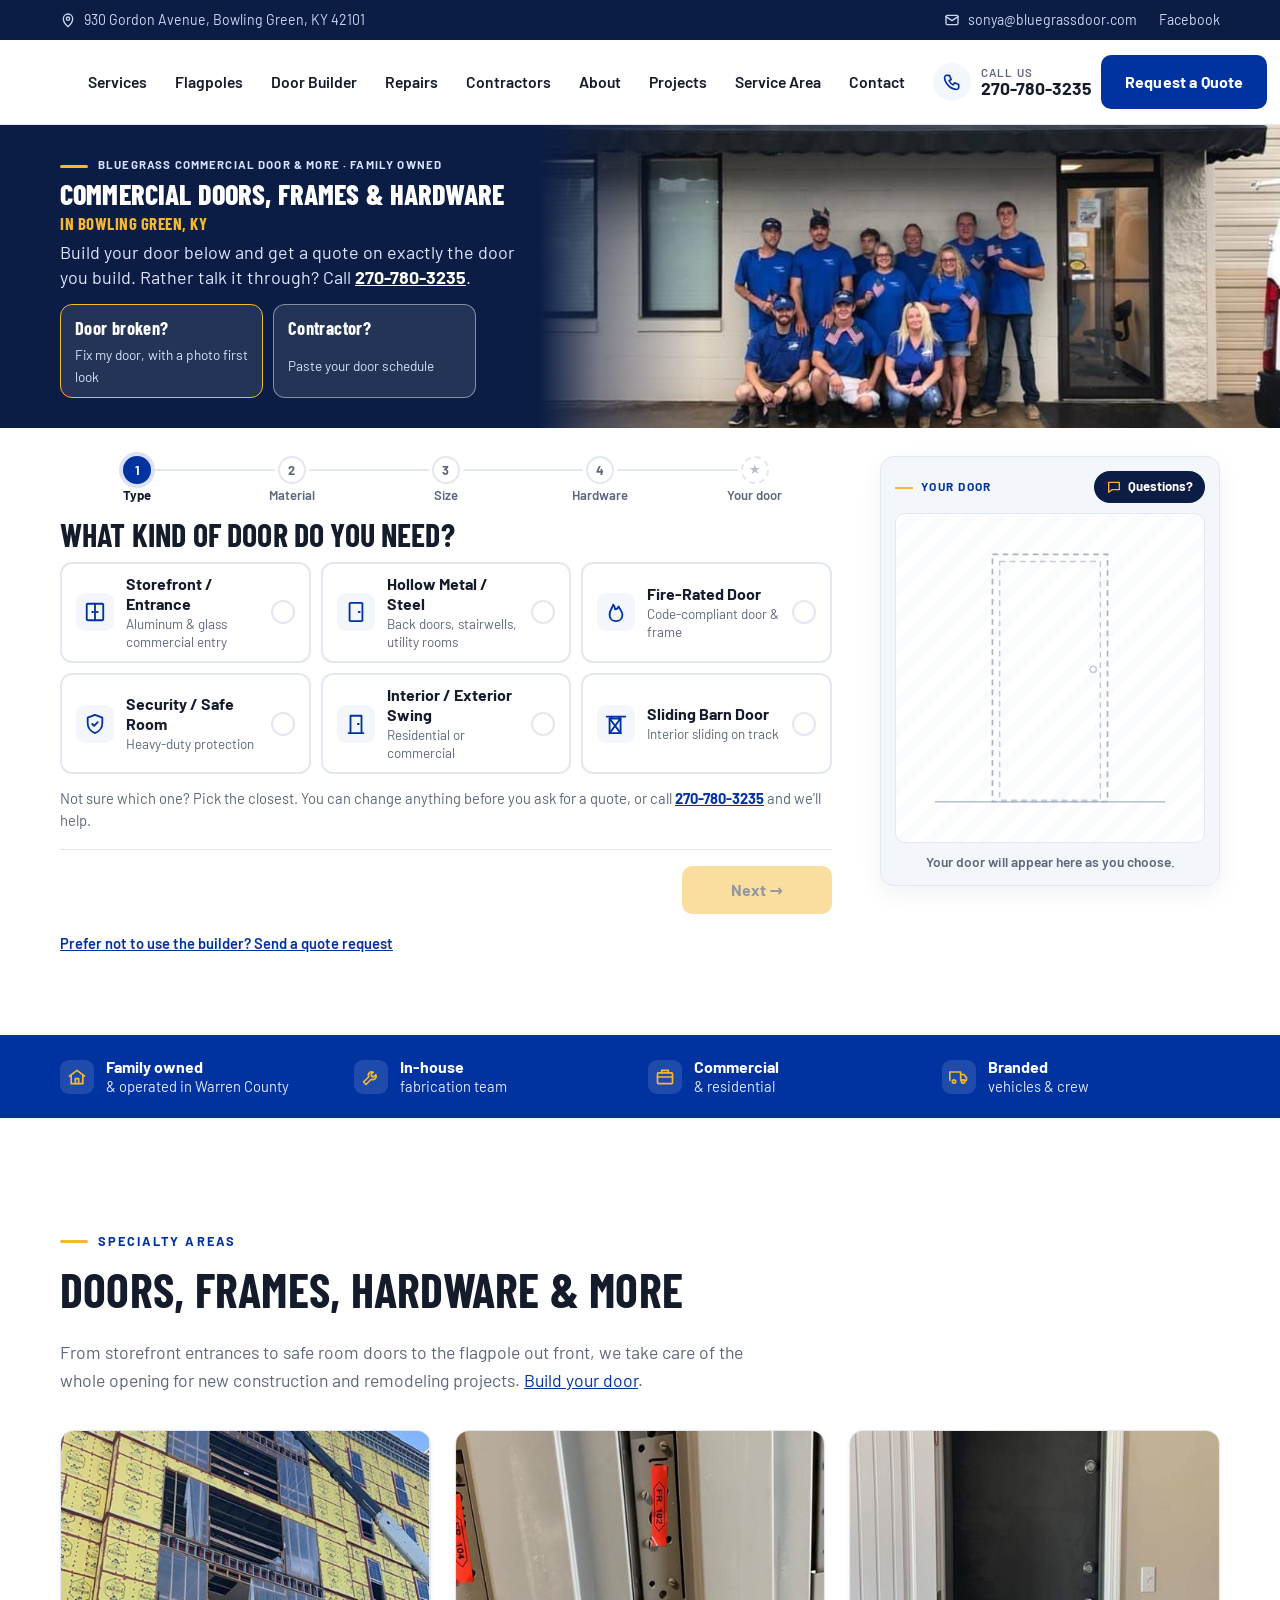
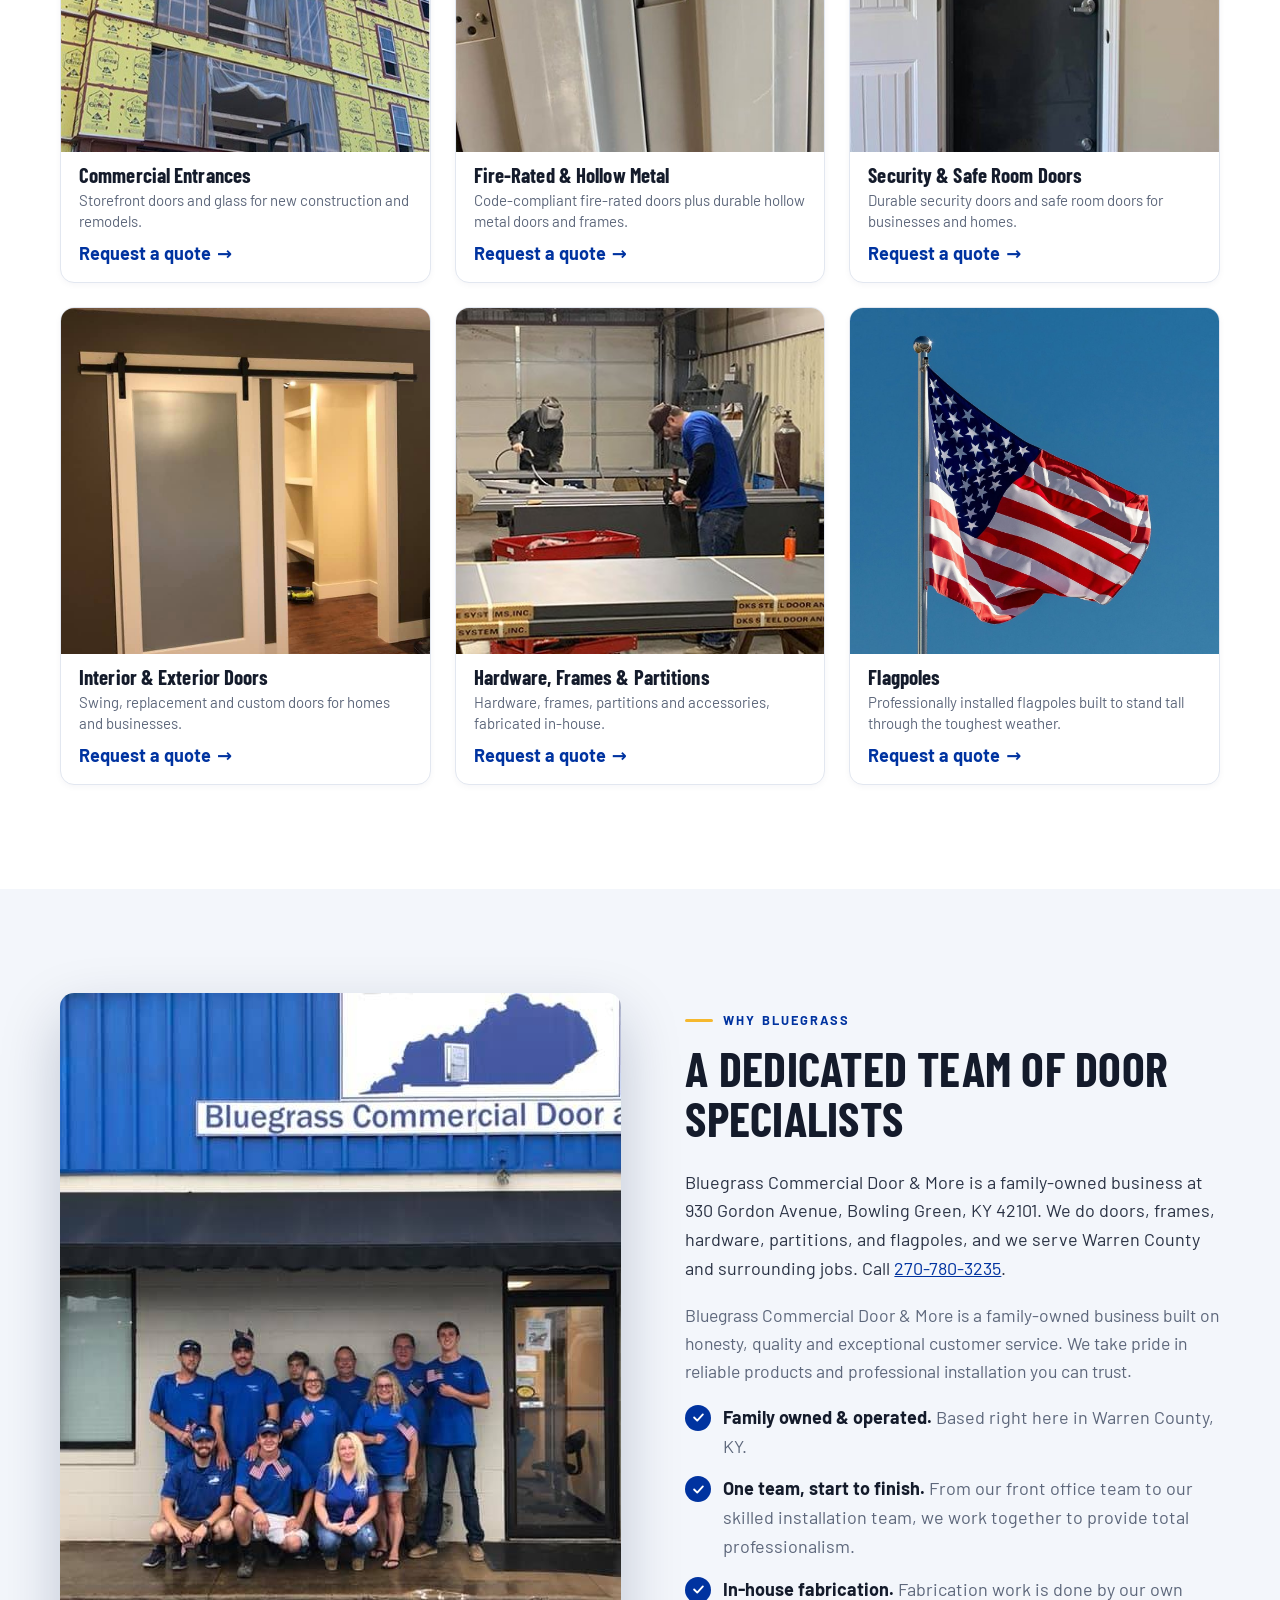
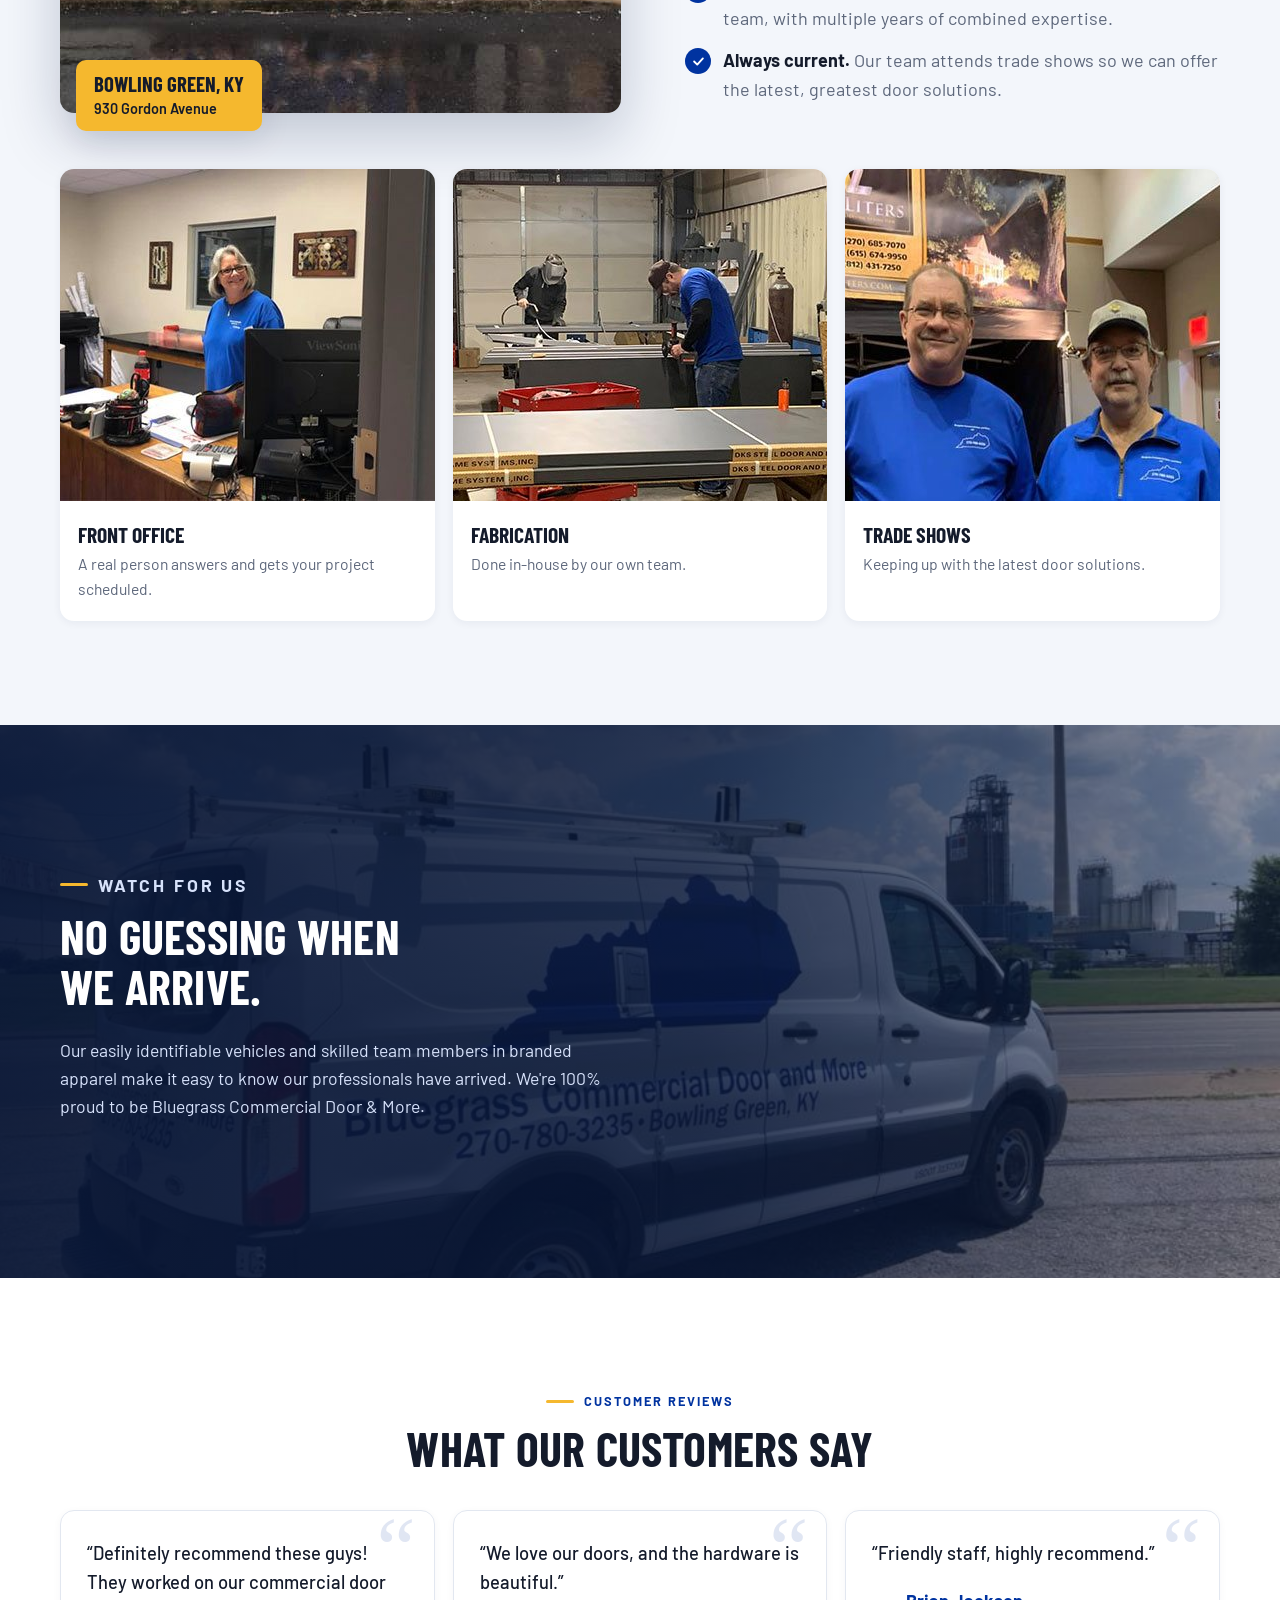
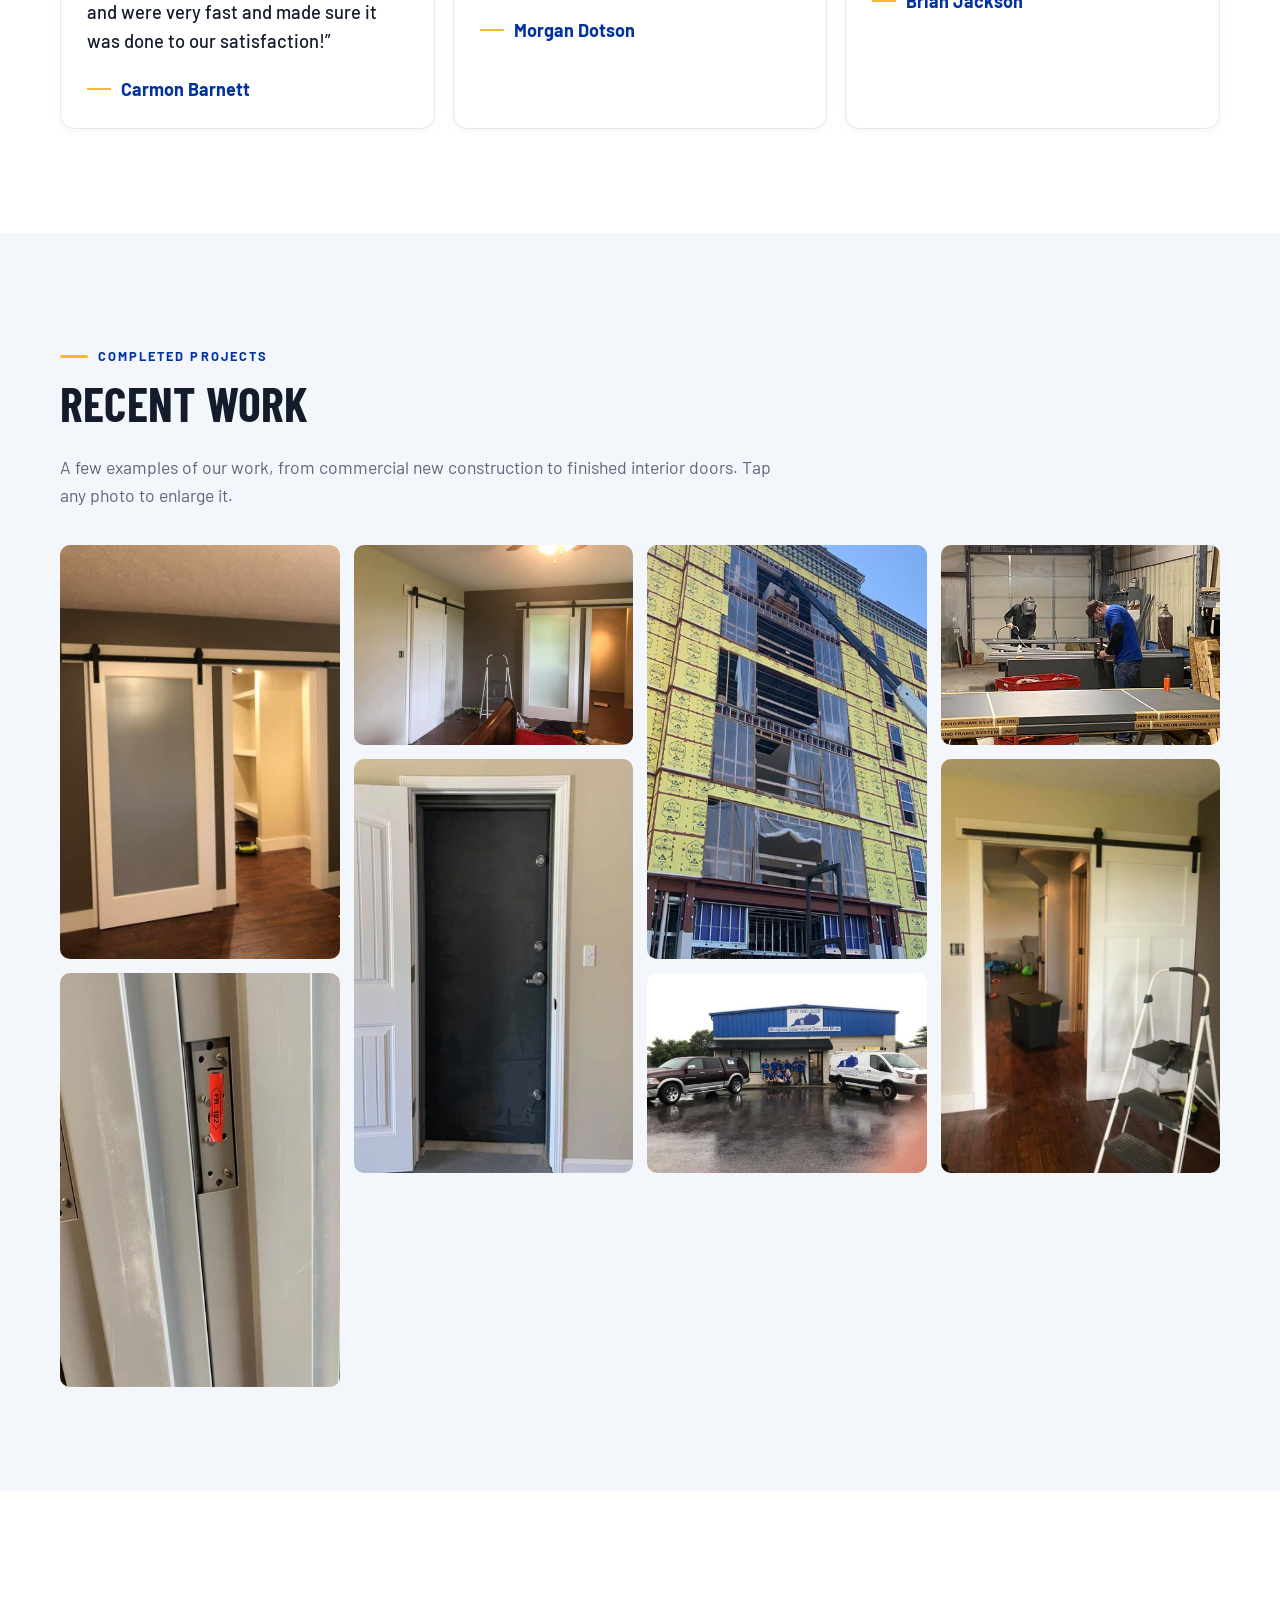
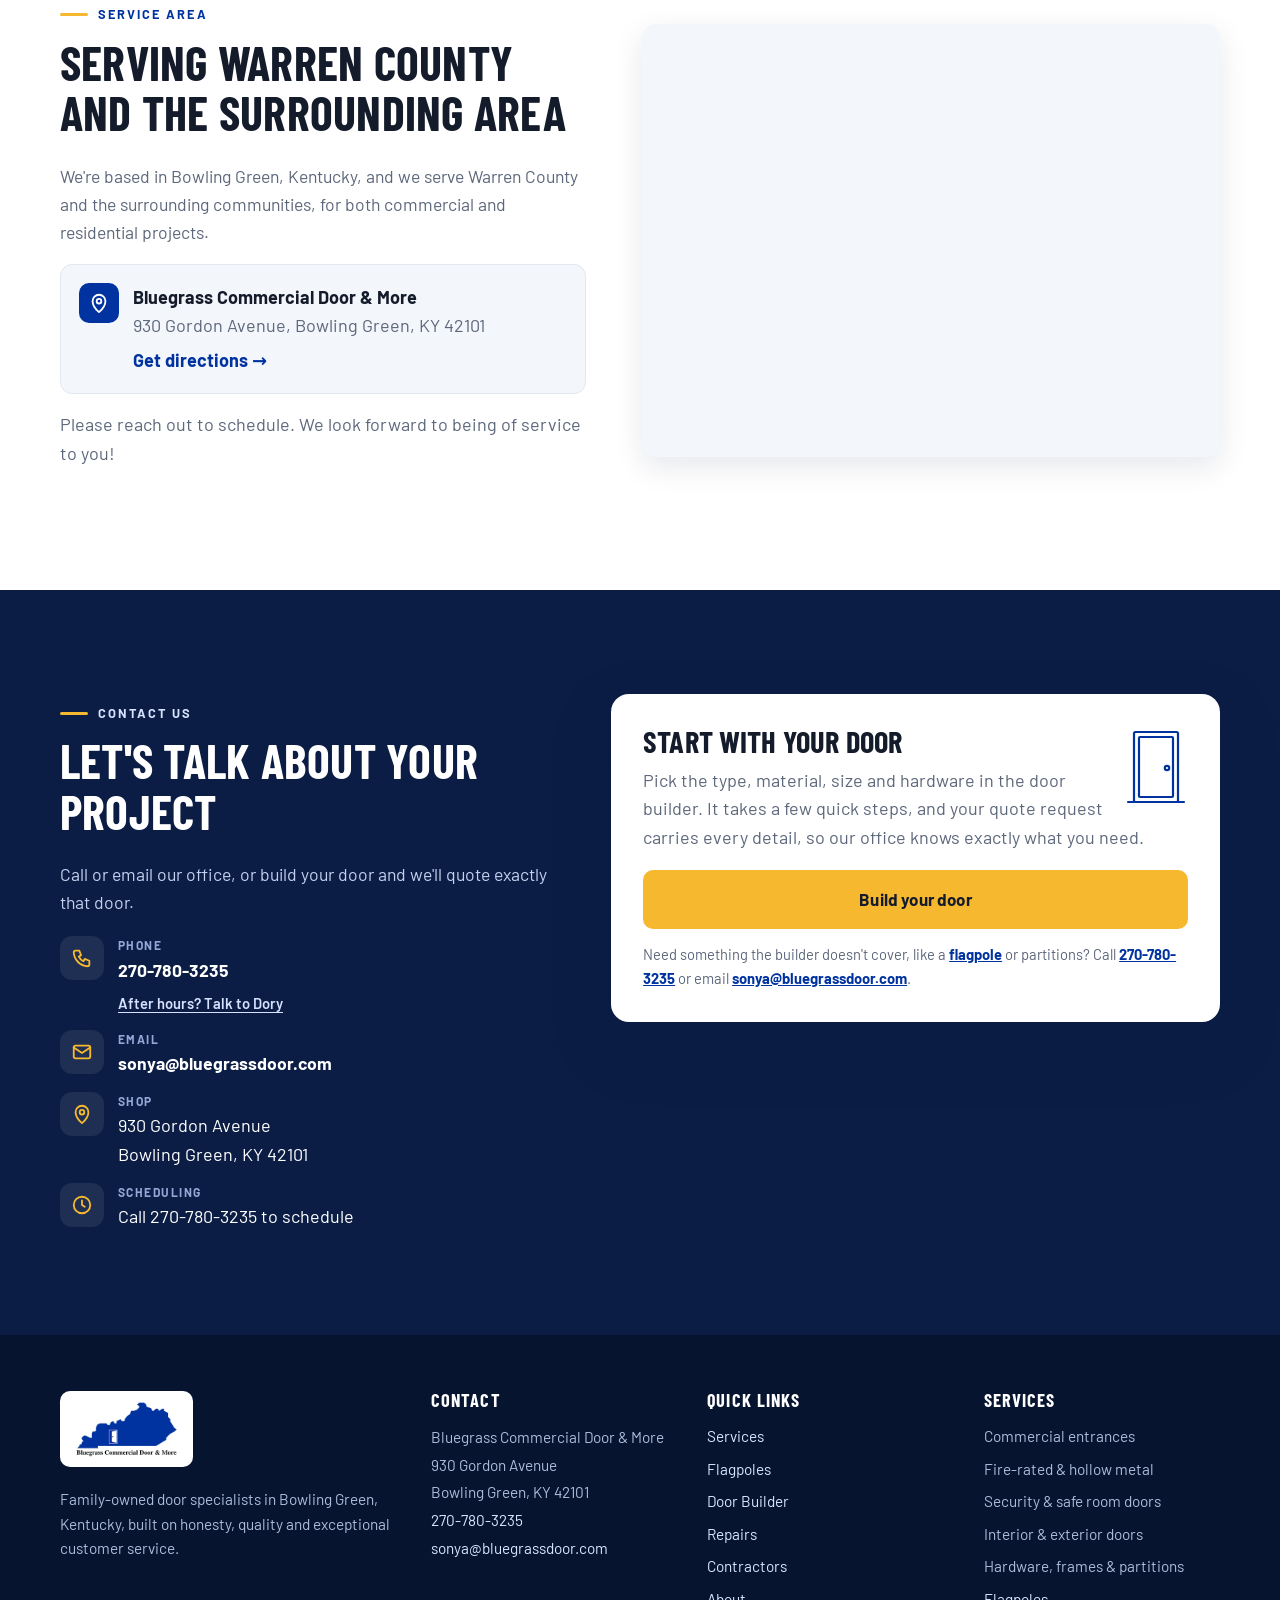
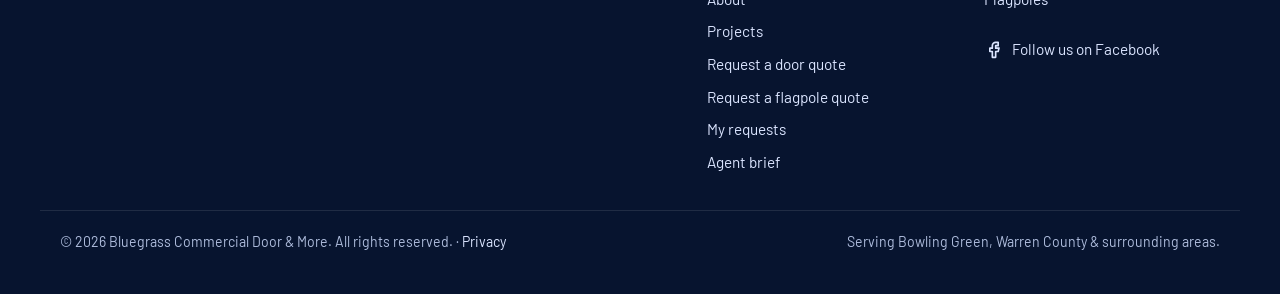
<file: index.html>
<!DOCTYPE html>
<html lang="en">
<head>
  <meta charset="utf-8">
  <meta name="viewport" content="width=device-width, initial-scale=1, viewport-fit=cover">
  <meta name="robots" content="noindex,nofollow">
  <title>Commercial Doors, Frames &amp; Hardware in Bowling Green, KY | Bluegrass Commercial Door &amp; More</title>
  <meta name="description" content="Bluegrass Commercial Door &amp; More is a family-owned business at 930 Gordon Avenue, Bowling Green, KY 42101. We do doors, frames, hardware, partitions, and flagpoles, and we serve Warren County and surrounding jobs. Call 270-780-3235.">
  <meta name="theme-color" content="#0033A0">
  <meta property="og:type" content="website">
  <meta property="og:site_name" content="Bluegrass Commercial Door &amp; More">
  <meta property="og:title" content="Commercial Doors, Frames &amp; Hardware in Bowling Green, KY | Bluegrass Commercial Door &amp; More">
  <meta property="og:description" content="Bluegrass Commercial Door &amp; More is a family-owned business at 930 Gordon Avenue, Bowling Green, KY 42101. We do doors, frames, hardware, partitions, and flagpoles, and we serve Warren County and surrounding jobs. Call 270-780-3235.">
  <meta property="og:image" content="images/crew-hero-enhanced.jpg">
  <meta property="og:image:alt" content="The Bluegrass Commercial Door &amp; More crew in blue company shirts in front of the shop in Bowling Green, Kentucky">
  <link rel="describedby" href="llms.txt" type="text/plain" title="Agent brief">
  <link rel="icon" href="images/favicon-32.png" sizes="32x32">
  <link rel="icon" href="images/favicon-192.png" sizes="192x192">
  <link rel="apple-touch-icon" href="images/apple-touch-icon.png">
  <link rel="stylesheet" href="fonts/fonts.css">
  <link rel="preload" as="image" href="images/crew-hero-enhanced.jpg" media="(max-width: 1023px)">
  <link rel="preload" as="image" href="images/crew-hero-desktop.jpg" media="(min-width: 1024px)">
  <link rel="stylesheet" href="styles.css?v=cc17">
  <link rel="stylesheet" href="pro.css?v=p1">
  <link rel="stylesheet" href="door-preview.css?v=viz2">
  <link rel="stylesheet" href="door-visualize.css?v=viz2">
  <script type="application/ld+json">
  {
    "@context": "https://schema.org",
    "@type": "LocalBusiness",
    "name": "Bluegrass Commercial Door & More",
    "telephone": "+1-270-780-3235",
    "url": "https://bluegrassdoor.com/",
    "address": {
      "@type": "PostalAddress",
      "streetAddress": "930 Gordon Avenue",
      "addressLocality": "Bowling Green",
      "addressRegion": "KY",
      "postalCode": "42101",
      "addressCountry": "US"
    }
  }
  </script>
  <script src="track.js?v=priv1" defer></script>
</head>
<body>
  <a class="skip" href="#main">Skip to content</a>

  <!-- Utility bar (desktop) -->
  <div class="topbar">
    <div class="wrap topbar__inner">
      <span class="topbar__item">
        <svg aria-hidden="true" viewBox="0 0 24 24"><path d="M12 22s7-6.1 7-12a7 7 0 1 0-14 0c0 5.9 7 12 7 12z"/><circle cx="12" cy="10" r="2.5"/></svg>
        930 Gordon Avenue, Bowling Green, KY 42101
      </span>
      <span class="topbar__item topbar__right">
        <a href="mailto:sonya@bluegrassdoor.com">
          <svg aria-hidden="true" viewBox="0 0 24 24"><rect x="3" y="5" width="18" height="14" rx="2"/><path d="m3 7 9 6 9-6"/></svg>
          sonya@bluegrassdoor.com
        </a>
        <a href="https://www.facebook.com/bluegrasscommericaldoor" target="_blank" rel="noopener">Facebook</a>
      </span>
    </div>
  </div>

  <header class="header" id="top">
    <div class="wrap header__inner">
      <a class="brand" href="#top" aria-label="Bluegrass Commercial Door &amp; More home">
        <img src="images/logo.png" width="270" height="144" alt="Bluegrass Commercial Door &amp; More logo">
      </a>
      <nav class="nav" id="site-nav" aria-label="Main">
        <ul class="nav__list">
          <li><a href="#services">Services</a></li>
          <li><a href="flagpoles.html">Flagpoles</a></li>
          <li><a href="#builder" data-to-builder>Door Builder</a></li>
          <li><a href="service.html">Repairs</a></li>
          <li><a href="contractors.html">Contractors</a></li>
          <li><a href="#about">About</a></li>
          <li><a href="#projects">Projects</a></li>
          <li><a href="#area">Service Area</a></li>
          <li><a href="#contact">Contact</a></li>
        </ul>
        <div class="nav__mobile-extra">
          <a class="btn btn--primary btn--block" href="tel:+12707803235">
            <svg aria-hidden="true" viewBox="0 0 24 24"><path d="M5 4h4l2 5-2.5 1.5a11 11 0 0 0 5 5L15 13l5 2v4a2 2 0 0 1-2 2A16 16 0 0 1 3 6a2 2 0 0 1 2-2"/></svg>
            Call 270-780-3235
          </a>
          <a class="btn btn--outline btn--block" href="#builder" data-to-builder>Request a Quote</a>
          <p class="nav__addr">930 Gordon Avenue<br>Bowling Green, KY 42101</p>
        </div>
      </nav>
      <div class="header__actions">
        <a class="header__phone" href="tel:+12707803235">
          <svg aria-hidden="true" viewBox="0 0 24 24"><path d="M5 4h4l2 5-2.5 1.5a11 11 0 0 0 5 5L15 13l5 2v4a2 2 0 0 1-2 2A16 16 0 0 1 3 6a2 2 0 0 1 2-2"/></svg>
          <span><small>Call us</small>270-780-3235</span>
        </a>
        <a class="btn btn--primary header__cta" href="#builder" data-to-builder>Request a Quote</a>
        <button class="menu-toggle" type="button" aria-controls="site-nav" aria-expanded="false" aria-label="Open menu">
          <span></span><span></span><span></span>
        </button>
      </div>
    </div>
  </header>

  <main id="main">
    <!-- OPENING: crew photo, then the door builder -->
    <section class="hb" id="builder" aria-labelledby="hero-title">
      <div class="hb__band">
        <div class="hb__photo">
          <picture>
            <source media="(min-width: 1024px)" srcset="images/crew-hero-desktop.jpg">
            <img src="images/crew-hero-enhanced.jpg" width="1920" height="1440" fetchpriority="high" alt="The Bluegrass Commercial Door &amp; More crew in blue company shirts in front of the shop in Bowling Green, Kentucky">
          </picture>
        </div>
        <div class="wrap hb__intro">
          <p class="eyebrow eyebrow--light">Bluegrass Commercial Door &amp; More<span class="hb__eb-extra"> &middot; Family owned</span></p>
          <h1 id="hero-title">Commercial doors, frames &amp; hardware <span>in Bowling Green, KY</span></h1>
          <p class="hb__promise">Build your door below and get a quote on exactly the door you build.<span class="hb__call"> Rather talk it through? Call <a href="tel:+12707803235">270-780-3235</a>.</span></p>
          <div class="hb__fork" aria-label="Other ways to start">
            <a class="hb__forkbtn hb__forkbtn--fix" href="service.html"><strong>Door broken?</strong><span>Fix my door, with a photo first look</span></a>
            <a class="hb__forkbtn" href="contractors.html"><strong>Contractor?</strong><span>Paste your door schedule</span></a>
          </div>
        </div>
      </div>

      <div class="wrap builder-flow__work" id="door-builder" data-view="steps">
        <div class="builder-flow__main">
          <!-- 1. the steps -->
          <div class="bview bview--steps" data-panel="steps">
            <div class="bsteps__top">
              <p class="bdoor" id="door-label" hidden></p>
              <ol class="bprog" id="builder-progress" aria-label="Door builder steps"></ol>
            </div>

            <div class="builder__panel" data-step="1">
              <h2 class="bq" tabindex="-1">What kind of door do you need?</h2>
              <div class="opts opts--type" data-field="type" role="radiogroup" aria-label="Door type"></div>
              <p class="bhelp">Not sure which one? Pick the closest. You can change anything before you ask for a quote, or call <a href="tel:+12707803235">270-780-3235</a> and we'll help.</p>
            </div>
            <div class="builder__panel" data-step="2" hidden>
              <h2 class="bq" tabindex="-1">Which material?</h2>
              <p class="builder__hint">Not sure? Pick &ldquo;Recommend for me&rdquo; and we'll suggest the right fit.</p>
              <div class="opts" data-field="material" role="radiogroup" aria-label="Material"></div>
            </div>
            <div class="builder__panel" data-step="3" hidden>
              <h2 class="bq" tabindex="-1">What size is the opening?</h2>
              <p class="builder__hint">Not sure? Pick &ldquo;Not sure&rdquo; and we'll measure.</p>
              <div class="opts" data-field="size" role="radiogroup" aria-label="Size"></div>
              <div class="custom-size" id="custom-size" hidden>
                <label>Width (inches)<input type="number" inputmode="numeric" min="12" max="240" id="size-w" placeholder="36" aria-describedby="size-err"></label>
                <span aria-hidden="true">&times;</span>
                <label>Height (inches)<input type="number" inputmode="numeric" min="12" max="240" id="size-h" placeholder="84" aria-describedby="size-err"></label>
                <input type="hidden" id="size-q" value="1">
                <p class="field__err" id="size-err">Enter a width and a height from 12 to 240 inches.</p>
              </div>
            </div>
            <div class="builder__panel" data-step="4" hidden>
              <h2 class="bq" tabindex="-1">Hardware &amp; options</h2>
              <p class="builder__hint">Choose all that apply. Not sure? Pick &ldquo;Recommend for me.&rdquo;</p>
              <div class="opts opts--multi" data-field="hardware" aria-label="Hardware"></div>
            </div>

            <div class="builder__notice" id="builder-notice" role="status" aria-live="polite" hidden></div>
            <p class="sr-only" id="builder-live" aria-live="polite"></p>
            <div class="builder__nav">
              <button class="btn btn--text" type="button" id="b-back" hidden>&larr; Back</button>
              <button class="btn btn--text" type="button" id="b-cancel" hidden>Back to my doors</button>
              <button class="btn btn--outline" type="button" id="b-save" hidden>Save changes</button>
              <button class="btn btn--accent" type="button" id="b-next" disabled>Next &rarr;</button>
            </div>
          </div>

          <!-- 2. the finished build -->
          <div class="bview bview--built" data-panel="built" hidden>
            <div class="built__head">
              <p class="eyebrow">Your build</p>
              <h2 id="built-title" tabindex="-1">Your door is ready for quote.</h2>
              <p class="built__lead" id="built-lead">This is exactly what you built. Look it over, then get a quote on it.</p>
            </div>
            <p class="built__banner" id="built-banner" hidden></p>
            <ol class="doors" id="door-list" aria-labelledby="built-title"></ol>
            <div class="built__add">
              <button class="btn btn--outline" type="button" id="b-add"><span aria-hidden="true" class="plus">+</span> Add another door</button>
              <p class="built__fine">Several openings on one job? Add each door, or change &ldquo;How many&rdquo; for identical ones. They all go into one quote request.</p>
            </div>
            <section class="codes" id="codes" aria-labelledby="codes-title">
              <h3 class="codes__title" id="codes-title"><span class="codes__i" aria-hidden="true">i</span>Local &amp; state code: worth checking</h3>
              <p class="codes__lead">A few things your inspector may look at for these doors, each with the code section and a link to the source. Worth checking with your inspector or our office. <strong>Suggestions only. Your local inspector has the final say.</strong></p>
              <div class="codes__ctl">
                <div class="codes__field">
                  <label for="code-juris">Where&rsquo;s the job?</label>
                  <select id="code-juris"></select>
                  <div class="codes__place" id="code-place-wrap" hidden>
                    <label for="code-place">Zip code or the place the door will be installed</label>
                    <input id="code-place" type="text" inputmode="text" maxlength="80" autocomplete="off" aria-describedby="code-juris-hint">
                  </div>
                  <p class="codes__hint" id="code-juris-hint">Most of our jobs are in Warren County, KY. Change it if your project is elsewhere.</p>
                </div>
                <div class="codes__field">
                  <span class="codes__label" id="code-use-label">Business or home?</span>
                  <div class="codes__use" role="group" aria-labelledby="code-use-label">
                    <button type="button" data-use="business" aria-pressed="false">Business</button>
                    <button type="button" data-use="home" aria-pressed="false">Home</button>
                  </div>
                  <p class="codes__hint" id="code-use-hint"></p>
                </div>
              </div>
              <p class="codes__miss" id="code-miss" hidden></p>
              <ul class="codes__list" id="code-list"></ul>
              <button type="button" class="btn btn--text codes__more" id="code-more" aria-controls="code-list" hidden></button>
              <p class="sr-only" id="code-live" aria-live="polite"></p>
            </section>
            <div class="built__cta">
              <p class="built__count" id="built-count">1 door, ready to quote</p>
              <button class="btn btn--accent btn--lg" type="button" id="b-quote"><span id="b-quote-text">Get a quote on this door</span> <span aria-hidden="true">&rarr;</span></button>
            </div>
            <p class="sr-only" id="built-live" aria-live="polite"></p>
          </div>

          <!-- 3. the quote request, in place -->
          <div class="bview bview--quote" data-panel="quote" hidden>
            <div class="qhead">
              <button class="btn btn--text qback" type="button" id="q-back">&larr; <span id="q-back-text">Back to my door</span></button>
              <h2 id="quote-title" tabindex="-1">Get a quote on this door</h2>
              <p class="qlead">Tell us how to reach you. <span id="q-lead-doors">Your door is attached</span> exactly as you built it.</p>
            </div>
            <div class="qwrap">
              <div class="qmain">
                <form class="qform" id="quote-form" novalidate>
                  <div class="field-row">
                    <div class="field">
                      <label for="q-name">Your name <span class="req" aria-hidden="true">*</span></label>
                      <input id="q-name" name="name" type="text" autocomplete="name" required aria-required="true" maxlength="80">
                      <p class="field__err" id="q-name-err">Please enter your name.</p>
                    </div>
                    <div class="field">
                      <label for="q-company">Company <span class="opt-l">(optional)</span></label>
                      <input id="q-company" name="company" type="text" autocomplete="organization" maxlength="80">
                    </div>
                  </div>
                  <fieldset class="field-set" id="q-reach" aria-describedby="q-reach-err">
                    <legend>How should we reach you? <span class="req" aria-hidden="true">*</span> <span class="legend-sub">A phone number or an email, whichever you prefer.</span></legend>
                    <div class="field-row">
                      <div class="field">
                        <label for="q-phone">Phone</label>
                        <input id="q-phone" name="phone" type="tel" autocomplete="tel" inputmode="tel" maxlength="40">
                      </div>
                      <div class="field">
                        <label for="q-email">Email</label>
                        <input id="q-email" name="email" type="email" autocomplete="email" maxlength="120">
                      </div>
                    </div>
                    <p class="field__err" id="q-reach-err">Please give us a phone number or an email address.</p>
                  </fieldset>
                  <div class="field-row">
                    <div class="field">
                      <label for="q-addr">Project address or city</label>
                      <input id="q-addr" name="address" type="text" autocomplete="street-address" maxlength="160" placeholder="e.g. 1200 Main St, Bowling Green">
                    </div>
                    <div class="field">
                      <label for="q-when">Timeline</label>
                      <select id="q-when" name="timeline">
                        <option value="">Choose one (optional)</option>
                        <option>As soon as possible</option>
                        <option>Within 1 month</option>
                        <option>1&ndash;3 months</option>
                        <option>Planning / bidding</option>
                      </select>
                    </div>
                  </div>
                  <div class="field">
                    <label for="q-msg">Anything else we should know? <span class="opt-l">(optional)</span></label>
                    <textarea id="q-msg" name="notes" rows="3" maxlength="1000" placeholder="e.g. replacing an existing storefront door, need it before opening day"></textarea>
                  </div>
                  <div class="q-photo" id="q-photo" hidden>
                    <label class="q-check"><input type="checkbox" id="q-photo-yes" checked> I have a photo of the new door on my building</label>
                    <p>This form can't carry the photo. Keep <strong>my-building-with-new-door.jpg</strong> from your downloads and we'll ask you for it if it helps with your quote.</p>
                  </div>
                  <button class="btn btn--accent btn--lg btn--block" type="submit" id="q-submit">Send my quote request</button>
                  <div class="q-senderr" id="q-send-err" role="alert" hidden></div>
                  <p class="quote__fine">Your <span id="q-fine-doors">door</span> and details go straight to our office. Prefer to talk? Call <a href="tel:+12707803235">270-780-3235</a>.</p>
                </form>
<p class="form-privacy" style="font-size:.85rem;opacity:.8;margin:.75rem 0 0">What you send here goes to our office to answer your request. See our <a href="privacy.html">privacy notice</a>.</p>
              </div>
              <aside class="qside" aria-labelledby="qside-title">
                <h3 id="qside-title">Attached to your request</h3>
                <ul class="qdoors" id="q-doors"></ul>
                <p class="qcodes" id="q-codes" hidden></p>
                <button class="btn btn--text qside__edit" type="button" id="q-edit">Change something</button>
              </aside>
            </div>
          </div>

          <!-- 4. request received -->
          <div class="bview bview--sent" data-panel="sent" hidden>
            <div class="sent">
              <div class="sent__icon" aria-hidden="true"><svg viewBox="0 0 24 24"><path d="m5 12 5 5 9-10"/></svg></div>
              <h2 id="sent-title" tabindex="-1">Request received<span id="sent-name"></span></h2>
              <p>Your reference is <strong class="sent__ref" id="sent-ref"></strong>. We'll be in touch.</p>
              <p class="sent__photo" id="sent-photo" hidden>Keep <strong>my-building-with-new-door.jpg</strong> from your downloads. We'll ask you for it if it helps with your quote.</p>
              <div class="sent__acts">
                <a class="btn btn--outline" href="tel:+12707803235">Call 270-780-3235</a>
              </div>
              <p class="sent__help">Questions, or something to add? Give us a call and mention your reference.</p>
              <div class="sent__links">
                <a id="sent-view" href="request.html" target="_blank" rel="noopener">See the request as our office will</a>
                <button class="btn btn--text" type="button" id="sent-back">Back to my doors</button>
                <button class="btn btn--text" type="button" id="sent-new">Start a new request</button>
              </div>
            </div>
          </div>
          <p class="builder-manual"><a href="start.html#manual">Prefer not to use the builder? Send a quote request</a></p>
        </div>

        <aside class="dp-panel builder-flow__aside" data-door-preview="a" data-header=".header" aria-label="Door preview">
          <div class="dp-sticky">
            <div class="dp-head"><p class="dp-title">Your door</p><button type="button" class="dp-ask" data-open-chat aria-label="Open help chat"><svg aria-hidden="true" viewBox="0 0 24 24"><path d="M4 5h16v11H9l-5 4z"/></svg>Questions?</button></div>
            <div class="dp-stage"><svg class="dp-svg" role="img" aria-label="Your door will appear here as you choose." viewBox="-22 -16 80 114" preserveAspectRatio="xMidYMid meet" xmlns="http://www.w3.org/2000/svg"></svg></div>
            <div class="dp-caption"><p class="dp-empty">Your door will appear here as you choose.</p></div>
            <figure class="dp-photo" hidden><img alt="" width="72" height="96" decoding="async"><figcaption></figcaption></figure>
            <p class="dp-live" role="status" aria-live="polite"></p>
          </div>
        </aside>
      </div>
    </section>

    <!-- TRUST STRIP -->
    <section class="trust" aria-label="Why customers choose us">
      <div class="wrap trust__grid">
        <div class="trust__item">
          <svg aria-hidden="true" viewBox="0 0 24 24"><path d="M3 11 12 4l9 7"/><path d="M5 10v10h14V10"/><path d="M10 20v-6h4v6"/></svg>
          <span><strong>Family owned</strong>&amp; operated in Warren County</span>
        </div>
        <div class="trust__item">
          <svg aria-hidden="true" viewBox="0 0 24 24"><path d="M14.7 6.3a4 4 0 0 0-5.4 5.4L3 18l3 3 6.3-6.3a4 4 0 0 0 5.4-5.4l-2.5 2.5-2.4-.6-.6-2.4z"/></svg>
          <span><strong>In-house</strong>fabrication team</span>
        </div>
        <div class="trust__item">
          <svg aria-hidden="true" viewBox="0 0 24 24"><rect x="3" y="7" width="18" height="13" rx="1"/><path d="M8 7V4h8v3M3 12h18"/></svg>
          <span><strong>Commercial</strong>&amp; residential</span>
        </div>
        <div class="trust__item">
          <svg aria-hidden="true" viewBox="0 0 24 24"><path d="M1 16V6h13v10M14 9h4l3 4v3h-7"/><circle cx="6" cy="17.5" r="2"/><circle cx="17" cy="17.5" r="2"/></svg>
          <span><strong>Branded</strong>vehicles &amp; crew</span>
        </div>
      </div>
    </section>

    <!-- SERVICES -->
    <section class="section" id="services" aria-labelledby="services-title">
      <div class="wrap">
        <div class="section__head">
          <p class="eyebrow">Specialty areas</p>
          <h2 id="services-title">Doors, frames, hardware &amp; more</h2>
          <p class="section__lead">From storefront entrances to safe room doors to the flagpole out front, we take care of the whole opening for new construction and remodeling projects. <a href="#builder" data-to-builder>Build your door</a>.</p>
        </div>
        <div class="services">
          <article class="svc">
            <div class="svc__img"><img src="images/commercial-construction-project.jpg" width="480" height="640" loading="lazy" alt="Multi-story commercial building under construction with framed storefront openings and a crane"></div>
            <div class="svc__body">
              <h3>Commercial Entrances</h3>
              <p><span class="svc__full">Complete commercial entrance solutions, including storefront doors and glass for new construction and remodels.</span><span class="svc__short">Storefront doors and glass for new construction and remodels.</span></p>
              <a class="svc__link" href="#builder" data-build-type="storefront">Request a quote <span aria-hidden="true">&rarr;</span></a>
            </div>
          </article>
          <article class="svc">
            <div class="svc__img"><img src="images/hollow-metal-frames-closeup.jpg" width="480" height="640" loading="lazy" alt="Grey hollow metal steel door frames with hinge reinforcements and orange frame tags"></div>
            <div class="svc__body">
              <h3>Fire-Rated &amp; Hollow Metal</h3>
              <p><span class="svc__full">Code-compliant fire-rated doors and durable hollow metal doors and frames that provide safety, reliability and lasting performance.</span><span class="svc__short">Code-compliant fire-rated doors plus durable hollow metal doors and frames.</span></p>
              <a class="svc__link" href="#builder" data-build-type="fire">Request a quote <span aria-hidden="true">&rarr;</span></a>
            </div>
          </article>
          <article class="svc">
            <div class="svc__img"><img src="images/dark-steel-door-installed.jpg" width="480" height="640" loading="lazy" alt="Dark steel security door with a lever handle and multiple locking points installed in a home"></div>
            <div class="svc__body">
              <h3>Security &amp; Safe Room Doors</h3>
              <p><span class="svc__full">Durable security doors and safe room doors for businesses and homes, sized and hung to fit your opening.</span><span class="svc__short">Durable security doors and safe room doors for businesses and homes.</span></p>
              <a class="svc__link" href="#builder" data-build-type="security">Request a quote <span aria-hidden="true">&rarr;</span></a>
            </div>
          </article>
          <article class="svc">
            <div class="svc__img"><img src="images/barn-door-frosted-glass-closet.jpg" width="720" height="960" loading="lazy" alt="White sliding barn door with frosted glass on black track hardware in front of a walk-in closet"></div>
            <div class="svc__body">
              <h3>Interior &amp; Exterior Doors</h3>
              <p><span class="svc__full">Swing doors for residential and commercial projects, plus replacement doors and custom door solutions.</span><span class="svc__short">Swing, replacement and custom doors for homes and businesses.</span></p>
              <a class="svc__link" href="#builder" data-build-type="swing">Request a quote <span aria-hidden="true">&rarr;</span></a>
            </div>
          </article>
          <article class="svc">
            <div class="svc__img"><img src="images/in-house-fabrication-shop.jpg" width="500" height="332" loading="lazy" alt="Bluegrass team members welding and fabricating steel doors inside the shop"></div>
            <div class="svc__body">
              <h3>Hardware, Frames &amp; Partitions</h3>
              <p><span class="svc__full">Door hardware, frames, partitions and accessories, with fabrication work done by our own in-house team.</span><span class="svc__short">Hardware, frames, partitions and accessories, fabricated in-house.</span></p>
              <a class="svc__link" href="#builder" data-to-builder>Request a quote <span aria-hidden="true">&rarr;</span></a>
            </div>
          </article>
          <article class="svc">
            <div class="svc__img"><img class="svc__img--flag" src="images/american-flag-commercial-flagpole-framed.jpg" width="1999" height="1250" loading="lazy" alt="American flag on a commercial flagpole against a clear blue sky"></div>
            <div class="svc__body">
              <h3>Flagpoles</h3>
              <p><span class="svc__full">Proudly display your American and state flags. Our professionally installed flagpoles are built to stand tall through the toughest weather conditions.</span><span class="svc__short">Professionally installed flagpoles built to stand tall through the toughest weather.</span></p>
              <a class="svc__link" href="flagpoles.html#quote">Request a quote <span aria-hidden="true">&rarr;</span></a>
            </div>
          </article>
        </div>
      </div>
    </section>

    <!-- ABOUT / WHY US -->
    <section class="section section--soft" id="about" aria-labelledby="about-title">
      <div class="wrap about">
        <div class="about__photo">
          <img src="images/team-in-front-of-shop.jpg" width="960" height="720" loading="lazy" alt="The Bluegrass Commercial Door &amp; More team in blue company shirts in front of the shop in Bowling Green">
          <div class="about__badge">
            <strong>Bowling Green, KY</strong>
            <span>930 Gordon Avenue</span>
          </div>
        </div>
        <div class="about__copy">
          <p class="eyebrow">Why Bluegrass</p>
          <h2 id="about-title">A dedicated team of door specialists</h2>
          <p class="site-summary">Bluegrass Commercial Door &amp; More is a family-owned business at 930 Gordon Avenue, Bowling Green, KY 42101. We do doors, frames, hardware, partitions, and flagpoles, and we serve Warren County and surrounding jobs. Call <a href="tel:+12707803235">270-780-3235</a>.</p>
          <p class="section__lead">Bluegrass Commercial Door &amp; More is a family-owned business built on honesty, quality and exceptional customer service. We take pride in reliable products and professional installation you can trust.</p>
          <ul class="checks">
            <li><strong>Family owned &amp; operated.</strong> Based right here in Warren County, KY.</li>
            <li><strong>One team, start to finish.</strong> From our front office team to our skilled installation team, we work together to provide total professionalism.</li>
            <li><strong>In-house fabrication.</strong> Fabrication work is done by our own team, with multiple years of combined expertise.</li>
            <li><strong>Always current.</strong> Our team attends trade shows so we can offer the latest, greatest door solutions.</li>
          </ul>
        </div>
      </div>
      <div class="wrap pillars">
        <figure class="pillar">
          <img src="images/front-office-staff.jpg" width="500" height="332" loading="lazy" alt="Bluegrass front office team member at the front desk">
          <figcaption><strong>Front office</strong>A real person answers and gets your project scheduled.</figcaption>
        </figure>
        <figure class="pillar">
          <img src="images/in-house-fabrication-shop.jpg" width="500" height="332" loading="lazy" alt="Welding and fabrication work in the Bluegrass shop">
          <figcaption><strong>Fabrication</strong>Done in-house by our own team.</figcaption>
        </figure>
        <figure class="pillar">
          <img src="images/team-at-trade-show.jpg" width="500" height="332" loading="lazy" alt="Two Bluegrass team members at a trade show">
          <figcaption><strong>Trade shows</strong>Keeping up with the latest door solutions.</figcaption>
        </figure>
      </div>
    </section>

    <!-- WATCH FOR US -->
    <section class="fleet" aria-labelledby="fleet-title">
      <img class="fleet__bg" src="images/fleet-van-kentucky-logo.jpg" width="960" height="720" loading="lazy" alt="">
      <div class="fleet__shade" aria-hidden="true"></div>
      <div class="wrap fleet__inner">
        <p class="eyebrow eyebrow--light">Watch for us</p>
        <h2 id="fleet-title">No guessing when we arrive.</h2>
        <p>Our easily identifiable vehicles and skilled team members in branded apparel make it easy to know our professionals have arrived. We're 100% proud to be Bluegrass Commercial Door &amp; More.</p>
      </div>
    </section>

    <!-- REVIEWS -->
    <section class="section" id="reviews" aria-labelledby="reviews-title">
      <div class="wrap">
        <div class="section__head section__head--center">
          <p class="eyebrow">Customer reviews</p>
          <h2 id="reviews-title">What our customers say</h2>
        </div>
        <div class="reviews">
          <blockquote class="review">
            <p>&ldquo;Definitely recommend these guys! They worked on our commercial door and were very fast and made sure it was done to our satisfaction!&rdquo;</p>
            <footer>Carmon Barnett</footer>
          </blockquote>
          <blockquote class="review">
            <p>&ldquo;We love our doors, and the hardware is beautiful.&rdquo;</p>
            <footer>Morgan Dotson</footer>
          </blockquote>
          <blockquote class="review">
            <p>&ldquo;Friendly staff, highly recommend.&rdquo;</p>
            <footer>Brian Jackson</footer>
          </blockquote>
        </div>
      </div>
    </section>

    <!-- PROJECTS -->
    <section class="section section--soft" id="projects" aria-labelledby="projects-title">
      <div class="wrap">
        <div class="section__head">
          <p class="eyebrow">Completed projects</p>
          <h2 id="projects-title">Recent work</h2>
          <p class="section__lead">A few examples of our work, from commercial new construction to finished interior doors. Tap any photo to enlarge it.</p>
        </div>
        <div class="gallery">
          <button class="gallery__item gallery__item--tall" type="button" data-full="images/barn-door-frosted-glass-closet.jpg" data-caption="Frosted glass sliding barn door on black track hardware">
            <img src="images/barn-door-frosted-glass-closet.jpg" width="720" height="960" loading="lazy" alt="Frosted glass sliding barn door on black track hardware">
          </button>
          <button class="gallery__item" type="button" data-full="images/barn-doors-bedroom-pair.jpg" data-caption="Pair of white sliding barn doors: a shaker panel and a frosted glass door">
            <img src="images/barn-doors-bedroom-pair.jpg" width="960" height="720" loading="lazy" alt="Pair of white sliding barn doors: a shaker panel and a frosted glass door">
          </button>
          <button class="gallery__item gallery__item--tall" type="button" data-full="images/commercial-construction-project.jpg" data-caption="Commercial new construction with framed storefront openings">
            <img src="images/commercial-construction-project.jpg" width="480" height="640" loading="lazy" alt="Commercial new construction with framed storefront openings">
          </button>
          <button class="gallery__item" type="button" data-full="images/in-house-fabrication-shop.jpg" data-caption="Steel door fabrication in our shop">
            <img src="images/in-house-fabrication-shop.jpg" width="500" height="332" loading="lazy" alt="Steel door fabrication in our shop">
          </button>
          <button class="gallery__item gallery__item--tall" type="button" data-full="images/dark-steel-door-installed.jpg" data-caption="Dark steel security door with multiple locking points">
            <img src="images/dark-steel-door-installed.jpg" width="480" height="640" loading="lazy" alt="Dark steel security door with multiple locking points">
          </button>
          <button class="gallery__item gallery__item--tall" type="button" data-full="images/barn-door-white-shaker.jpg" data-caption="White shaker-style sliding barn door">
            <img src="images/barn-door-white-shaker.jpg" width="720" height="960" loading="lazy" alt="White shaker-style sliding barn door">
          </button>
          <button class="gallery__item gallery__item--tall" type="button" data-full="images/hollow-metal-frames-closeup.jpg" data-caption="Hollow metal door frames">
            <img src="images/hollow-metal-frames-closeup.jpg" width="480" height="640" loading="lazy" alt="Hollow metal door frames">
          </button>
          <button class="gallery__item" type="button" data-full="images/storefront-team-and-vehicles.jpg" data-caption="Our crew and vehicles at the shop on Gordon Avenue">
            <img src="images/storefront-team-and-vehicles.jpg" width="960" height="720" loading="lazy" alt="Our crew and vehicles at the shop on Gordon Avenue">
          </button>
        </div>
      </div>
    </section>

    <!-- SERVICE AREA -->
    <section class="section" id="area" aria-labelledby="area-title">
      <div class="wrap area">
        <div class="area__copy">
          <p class="eyebrow">Service area</p>
          <h2 id="area-title">Serving Warren County and the surrounding area</h2>
          <p class="section__lead">We're based in Bowling Green, Kentucky, and we serve Warren County and the surrounding communities, for both commercial and residential projects.</p>
          <div class="area__card">
            <svg aria-hidden="true" viewBox="0 0 24 24"><path d="M12 22s7-6.1 7-12a7 7 0 1 0-14 0c0 5.9 7 12 7 12z"/><circle cx="12" cy="10" r="2.5"/></svg>
            <div>
              <strong>Bluegrass Commercial Door &amp; More</strong>
              <span>930 Gordon Avenue, Bowling Green, KY 42101</span>
              <a href="https://www.google.com/maps/dir/?api=1&amp;destination=930+Gordon+Ave,+Bowling+Green,+KY+42101" target="_blank" rel="noopener">Get directions &rarr;</a>
            </div>
          </div>
          <p class="area__note">Please reach out to schedule. We look forward to being of service to you!</p>
        </div>
        <div class="area__map">
          <iframe title="Map of 930 Gordon Avenue, Bowling Green, KY" src="https://www.google.com/maps?q=930+Gordon+Ave,+Bowling+Green,+KY+42101&amp;output=embed" loading="lazy" referrerpolicy="no-referrer-when-downgrade"></iframe>
        </div>
      </div>
    </section>

    <!-- CONTACT / QUOTE -->
    <section class="section section--navy" id="contact" aria-labelledby="contact-title">
      <div class="wrap contact">
        <div class="contact__info">
          <p class="eyebrow eyebrow--light">Contact us</p>
          <h2 id="contact-title">Let's talk about your project</h2>
          <p class="section__lead">Call or email our office, or build your door and we'll quote exactly that door.</p>
          <ul class="contact__list">
            <li>
              <svg aria-hidden="true" viewBox="0 0 24 24"><path d="M5 4h4l2 5-2.5 1.5a11 11 0 0 0 5 5L15 13l5 2v4a2 2 0 0 1-2 2A16 16 0 0 1 3 6a2 2 0 0 1 2-2"/></svg>
              <div><small>Phone</small><a href="tel:+12707803235">270-780-3235</a></div>
            </li>
            <li class="contact__after"><button type="button" data-open-call>After hours? Talk to Dory</button></li>
            <li>
              <svg aria-hidden="true" viewBox="0 0 24 24"><rect x="3" y="5" width="18" height="14" rx="2"/><path d="m3 7 9 6 9-6"/></svg>
              <div><small>Email</small><a href="mailto:sonya@bluegrassdoor.com">sonya@bluegrassdoor.com</a></div>
            </li>
            <li>
              <svg aria-hidden="true" viewBox="0 0 24 24"><path d="M12 22s7-6.1 7-12a7 7 0 1 0-14 0c0 5.9 7 12 7 12z"/><circle cx="12" cy="10" r="2.5"/></svg>
              <div><small>Shop</small>930 Gordon Avenue<br>Bowling Green, KY 42101</div>
            </li>
            <li>
              <svg aria-hidden="true" viewBox="0 0 24 24"><circle cx="12" cy="12" r="9"/><path d="M12 7v5l3 2"/></svg>
              <div><small>Scheduling</small>Call 270-780-3235 to schedule</div>
            </li>
          </ul>
        </div>

        <div class="startcard">
          <div class="startcard__art" aria-hidden="true">
            <svg viewBox="0 0 64 80"><rect x="10" y="6" width="44" height="70" rx="1.5"/><rect x="15" y="11" width="34" height="60" rx="1"/><circle cx="43" cy="42" r="2.2"/><path d="M4 76h56"/></svg>
          </div>
          <h3>Start with your door</h3>
          <p>Pick the type, material, size and hardware in the door builder. It takes a few quick steps, and your quote request carries every detail, so our office knows exactly what you need.</p>
          <a class="btn btn--accent btn--lg btn--block" href="#builder" data-to-builder>Build your door</a>
          <p class="startcard__fine">Need something the builder doesn't cover, like a <a href="flagpoles.html">flagpole</a> or partitions? Call <a href="tel:+12707803235">270-780-3235</a> or email <a href="mailto:sonya@bluegrassdoor.com">sonya@bluegrassdoor.com</a>.</p>
        </div>
      </div>
    </section>
  </main>

  <footer class="footer">
    <div class="wrap footer__grid">
      <div class="footer__brand">
        <div class="footer__logo"><img src="images/logo.png" width="270" height="144" loading="lazy" alt="Bluegrass Commercial Door &amp; More"></div>
        <p>Family-owned door specialists in Bowling Green, Kentucky, built on honesty, quality and exceptional customer service.</p>
      </div>
      <div>
        <h4>Contact</h4>
        <address>
          Bluegrass Commercial Door &amp; More<br>
          930 Gordon Avenue<br>
          Bowling Green, KY 42101<br>
          <a href="tel:+12707803235">270-780-3235</a><br>
          <a href="mailto:sonya@bluegrassdoor.com">sonya@bluegrassdoor.com</a>
        </address>
      </div>
      <div>
        <h4>Quick links</h4>
        <ul>
          <li><a href="#services">Services</a></li>
          <li><a href="flagpoles.html">Flagpoles</a></li>
          <li><a href="#builder" data-to-builder>Door Builder</a></li>
          <li><a href="service.html">Repairs</a></li>
          <li><a href="contractors.html">Contractors</a></li>
          <li><a href="#about">About</a></li>
          <li><a href="#projects">Projects</a></li>
          <li><a href="#builder" data-to-builder>Request a door quote</a></li>
          <li><a href="flagpoles.html#quote">Request a flagpole quote</a></li>
          <li><a href="my-requests.html">My requests</a></li>
          <li><a href="llms.txt">Agent brief</a></li>
        </ul>
      </div>
      <div>
        <h4>Services</h4>
        <ul>
          <li>Commercial entrances</li>
          <li>Fire-rated &amp; hollow metal</li>
          <li>Security &amp; safe room doors</li>
          <li>Interior &amp; exterior doors</li>
          <li>Hardware, frames &amp; partitions</li>
          <li><a href="flagpoles.html">Flagpoles</a></li>
        </ul>
        <a class="footer__fb" href="https://www.facebook.com/bluegrasscommericaldoor" target="_blank" rel="noopener">
          <svg aria-hidden="true" viewBox="0 0 24 24"><path d="M14 8h3V4h-3a4 4 0 0 0-4 4v3H7v4h3v7h4v-7h3l1-4h-4V8z"/></svg>
          Follow us on Facebook
        </a>
      </div>
    </div>
    <div class="wrap footer__bottom">
      <p>&copy; <span id="year">2026</span> Bluegrass Commercial Door &amp; More. All rights reserved. &middot; <a href="privacy.html">Privacy</a></p>
      <p>Serving Bowling Green, Warren County &amp; surrounding areas.</p>
    </div>
  </footer>

  <!-- Sticky mobile action bar -->
  <div class="callbar" aria-label="Quick actions">
    <a class="callbar__call" href="tel:+12707803235">
      <svg aria-hidden="true" viewBox="0 0 24 24"><path d="M5 4h4l2 5-2.5 1.5a11 11 0 0 0 5 5L15 13l5 2v4a2 2 0 0 1-2 2A16 16 0 0 1 3 6a2 2 0 0 1 2-2"/></svg>
      Call 270-780-3235
    </a>
    <a class="callbar__quote" href="#builder" data-to-builder id="callbar-go">Get a Quote</a>
    <button class="callbar__chat" type="button" data-open-chat aria-label="Open help chat">
      <svg aria-hidden="true" viewBox="0 0 24 24"><path d="M4 5h16v11H9l-5 4z"/></svg>
    </button>
  </div>

  <!-- Help chat -->
  <div class="chat" id="chat">
    <button class="chat__fab" type="button" id="chat-open" aria-controls="chat-panel" aria-expanded="false">
      <svg aria-hidden="true" viewBox="0 0 24 24"><path d="M4 5h16v11H9l-5 4z"/></svg>
      <span>Questions?</span>
    </button>
    <section class="chat__panel" id="chat-panel" role="dialog" aria-label="Dory" hidden>
      <header class="chat__head">
        <div class="chat__avatar"><img src="images/favicon-192.png" width="40" height="40" alt=""></div>
        <div>
          <strong>Dory</strong>
          <span>We're here to help with your door questions</span>
        </div>
        <button type="button" class="chat__close" id="chat-close" aria-label="Close help chat">&times;</button>
      </header>
      <div class="chat__log" id="chat-log" aria-live="polite"></div>
      <div class="chat__chips" id="chat-chips"></div>
      <button type="button" class="chat__voice" data-open-call>Talk to Dory by voice</button>
      <form class="chat__form" id="chat-form">
        <label class="sr-only" for="chat-input">Type your question</label>
        <input id="chat-input" type="text" autocomplete="off" maxlength="600" placeholder="Type your question...">
        <button type="submit" aria-label="Send">
          <svg aria-hidden="true" viewBox="0 0 24 24"><path d="M4 12 20 4l-6 16-3-7z"/></svg>
        </button>
      </form>
    </section>
  </div>

  <div class="vline" id="vline" hidden>
    <div class="vline__card" role="dialog" aria-modal="true" aria-labelledby="vline-title">
      <p class="vline__kicker" id="vline-kicker">Calling</p>
      <h2 id="vline-title">Dory</h2>
      <p class="vline__status" id="vline-status">Bluegrass Commercial Door &amp; More</p>
      <div class="vline__rings" id="vline-rings" aria-hidden="true"><span></span><span></span><span></span></div>
      <div class="vline__captions" id="vline-captions" aria-live="polite"></div>
      <p class="vline__fallback" id="vline-fallback" hidden>Voice isn't available in this browser. You can type to Dory instead.</p>
      <div class="vline__actions">
        <button type="button" id="vline-type" hidden>Type to Dory</button>
        <button type="button" id="vline-mute" aria-pressed="false">Mute</button>
        <button type="button" id="vline-end">End</button>
      </div>
    </div>
  </div>

  <!-- Lightbox -->
  <div class="lightbox" id="lightbox" hidden role="dialog" aria-modal="true" aria-label="Project photo">
    <button class="lightbox__close" type="button" aria-label="Close photo">&times;</button>
    <figure>
      <img id="lightbox-img" src="images/barn-door-frosted-glass-closet.jpg" alt="">
      <figcaption id="lightbox-cap"></figcaption>
    </figure>
  </div>

  <script src="door-preview.js?v=dim2"></script>
  <script src="builder-rules.js?v=viz2"></script>
  <script src="door-spec.js?v=spec3"></script>
  <script src="code-checks.js?v=cc2"></script>
  <script src="app.js?v=nx1"></script>
  <script src="call-dory.js?v=cd1"></script>
  <script src="chat-place.js?v=cp2"></script>
  <script src="door-visualize.js?v=viz2"></script>
</body>
</html>
</file>
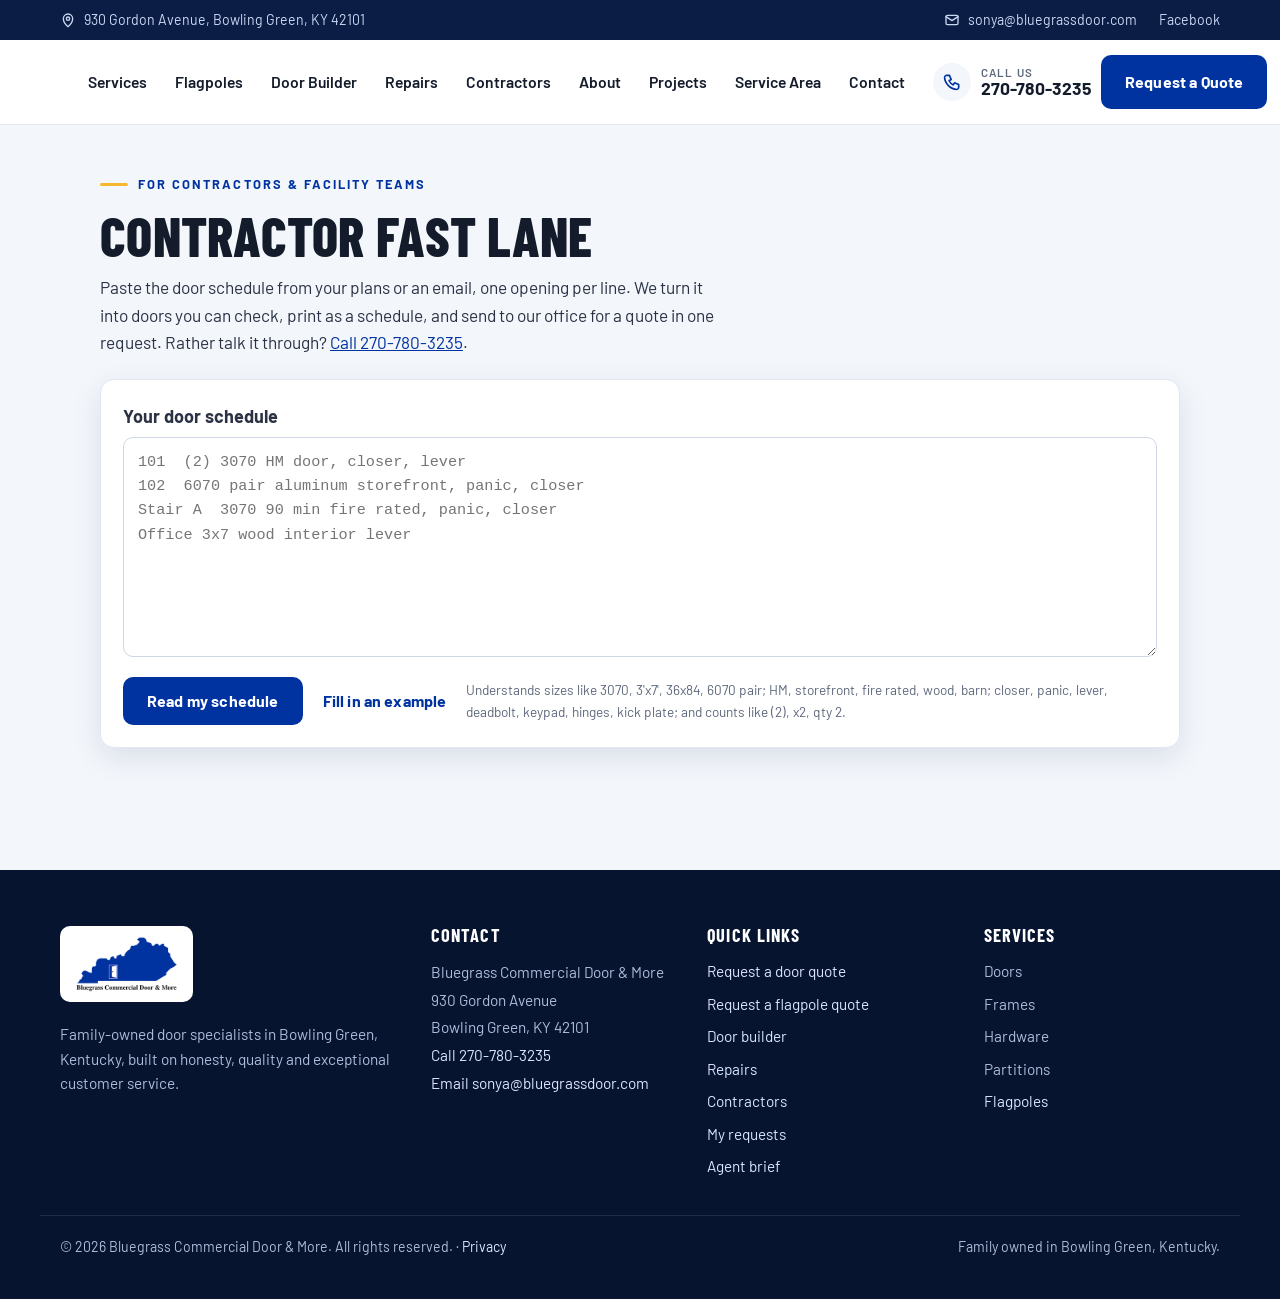
<file: contractors.html>
<!DOCTYPE html>
<html lang="en">
<head>
  <meta charset="utf-8">
  <meta name="viewport" content="width=device-width, initial-scale=1, viewport-fit=cover">
  <meta name="robots" content="noindex,nofollow">
  <title>Contractor fast lane: paste your door schedule | Bluegrass Commercial Door &amp; More</title>
  <meta name="description" content="Paste a door schedule and get every opening ready for a quote from Bluegrass Commercial Door &amp; More in Bowling Green, KY. Download a CSV, print a schedule, and send one request.">
  <meta name="theme-color" content="#0033A0">
  <meta property="og:type" content="website">
  <meta property="og:site_name" content="Bluegrass Commercial Door &amp; More">
  <meta property="og:title" content="Contractor fast lane: paste your door schedule | Bluegrass Commercial Door &amp; More">
  <meta property="og:description" content="Paste a door schedule and get every opening ready for a quote from Bluegrass Commercial Door &amp; More in Bowling Green, KY. Download a CSV, print a schedule, and send one request.">
  <link rel="describedby" href="llms.txt" type="text/plain" title="Agent brief">
  <link rel="icon" href="images/favicon-32.png" sizes="32x32">
  <link rel="icon" href="images/favicon-192.png" sizes="192x192">
  <link rel="apple-touch-icon" href="images/apple-touch-icon.png">
  <link rel="stylesheet" href="fonts/fonts.css">
  <link rel="stylesheet" href="styles.css?v=cc17">
  <link rel="stylesheet" href="start.css?v=st2">
  <link rel="stylesheet" href="pro.css?v=p1">
  <script type="application/ld+json">
  {
    "@context": "https://schema.org",
    "@type": "LocalBusiness",
    "name": "Bluegrass Commercial Door & More",
    "telephone": "+1-270-780-3235",
    "email": "sonya@bluegrassdoor.com",
    "url": "https://bluegrassdoor.com/",
    "address": {
      "@type": "PostalAddress",
      "streetAddress": "930 Gordon Avenue",
      "addressLocality": "Bowling Green",
      "addressRegion": "KY",
      "postalCode": "42101",
      "addressCountry": "US"
    },
    "hasOfferCatalog": {
      "@type": "OfferCatalog",
      "name": "Services",
      "itemListElement": [
        { "@type": "Offer", "itemOffered": { "@type": "Service", "name": "Doors" } },
        { "@type": "Offer", "itemOffered": { "@type": "Service", "name": "Frames" } },
        { "@type": "Offer", "itemOffered": { "@type": "Service", "name": "Hardware" } },
        { "@type": "Offer", "itemOffered": { "@type": "Service", "name": "Partitions" } },
        { "@type": "Offer", "itemOffered": { "@type": "Service", "name": "Flagpoles" } }
      ]
    }
  }
  </script>
  <script src="track.js?v=priv1" defer></script>
</head>
<body>
  <a class="skip" href="#main">Skip to content</a>
  <div class="topbar">
    <div class="wrap topbar__inner">
      <span class="topbar__item">
        <svg aria-hidden="true" viewBox="0 0 24 24"><path d="M12 22s7-6.1 7-12a7 7 0 1 0-14 0c0 5.9 7 12 7 12z"/><circle cx="12" cy="10" r="2.5"/></svg>
        930 Gordon Avenue, Bowling Green, KY 42101
      </span>
      <span class="topbar__item topbar__right">
        <a href="mailto:sonya@bluegrassdoor.com">
          <svg aria-hidden="true" viewBox="0 0 24 24"><rect x="3" y="5" width="18" height="14" rx="2"/><path d="m3 7 9 6 9-6"/></svg>
          sonya@bluegrassdoor.com
        </a>
        <a href="https://www.facebook.com/bluegrasscommericaldoor" target="_blank" rel="noopener">Facebook</a>
      </span>
    </div>
  </div>

  <header class="header" id="top">
    <div class="wrap header__inner">
      <a class="brand" href="index.html" aria-label="Bluegrass Commercial Door &amp; More home">
        <img src="images/logo.png" width="270" height="144" alt="Bluegrass Commercial Door &amp; More logo">
      </a>
      <nav class="nav" id="site-nav" aria-label="Main">
        <ul class="nav__list">
          <li><a href="index.html#services">Services</a></li>
          <li><a href="flagpoles.html">Flagpoles</a></li>
          <li><a href="index.html#builder">Door Builder</a></li>
          <li><a href="service.html">Repairs</a></li>
          <li><a href="contractors.html">Contractors</a></li>
          <li><a href="index.html#about">About</a></li>
          <li><a href="index.html#projects">Projects</a></li>
          <li><a href="index.html#area">Service Area</a></li>
          <li><a href="index.html#contact">Contact</a></li>
        </ul>
        <div class="nav__mobile-extra">
          <a class="btn btn--primary btn--block" href="tel:+12707803235">Call 270-780-3235</a>
          <a class="btn btn--outline btn--block" href="index.html#builder">Request a Quote</a>
          <p class="nav__addr">930 Gordon Avenue<br>Bowling Green, KY 42101</p>
        </div>
      </nav>
      <div class="header__actions">
        <a class="header__phone" href="tel:+12707803235">
          <svg aria-hidden="true" viewBox="0 0 24 24"><path d="M5 4h4l2 5-2.5 1.5a11 11 0 0 0 5 5L15 13l5 2v4a2 2 0 0 1-2 2A16 16 0 0 1 3 6a2 2 0 0 1 2-2"/></svg>
          <span><small>Call us</small>270-780-3235</span>
        </a>
        <a class="btn btn--primary header__cta" href="index.html#builder">Request a Quote</a>
        <button class="menu-toggle" type="button" aria-controls="site-nav" aria-expanded="false" aria-label="Open menu">
          <span></span><span></span><span></span>
        </button>
      </div>
    </div>
  </header>

  <main id="main">
    <section class="section pro" aria-labelledby="fl-title">
      <div class="wrap pro__wrap pro__wrap--wide">
        <p class="eyebrow">For contractors &amp; facility teams</p>
        <h1 id="fl-title">Contractor fast lane</h1>
        <p class="pro__lead">Paste the door schedule from your plans or an email, one opening per line. We turn it into doors you can check, print as a schedule, and send to our office for a quote in one request. Rather talk it through? <a href="tel:+12707803235">Call 270-780-3235</a>.</p>

        <div class="pro-card fl-in">
          <label for="fl-text" class="fl-label">Your door schedule</label>
          <textarea id="fl-text" rows="8" spellcheck="false" placeholder="101  (2) 3070 HM door, closer, lever&#10;102  6070 pair aluminum storefront, panic, closer&#10;Stair A  3070 90 min fire rated, panic, closer&#10;Office 3x7 wood interior lever"></textarea>
          <div class="fl-actions">
            <button class="btn btn--primary" type="button" id="fl-read">Read my schedule</button>
            <button class="btn btn--text" type="button" id="fl-sample">Fill in an example</button>
            <span class="fl-hint">Understands sizes like 3070, 3'x7', 36x84, 6070 pair; HM, storefront, fire rated, wood, barn; closer, panic, lever, deadbolt, keypad, hinges, kick plate; and counts like (2), x2, qty 2.</span>
          </div>
        </div>

        <div class="pro-card fl-out" id="fl-out" hidden>
          <div class="fl-head">
            <h2 id="fl-sum">Openings</h2>
            <p class="fl-note">Check each line. Change anything that's wrong. Lines we couldn't read are kept so nothing gets lost.</p>
          </div>
          <div class="fl-table-wrap"><table class="fl-table" id="fl-table"><thead><tr><th>Mark</th><th>Qty</th><th>Type</th><th>Material</th><th>Size</th><th>Hardware</th><th></th></tr></thead><tbody></tbody></table></div>
          <div class="fl-skipped" id="fl-skipped" hidden></div>
          <div class="fl-actions fl-actions--end">
            <button class="btn btn--outline" type="button" id="fl-csv">Download schedule (CSV)</button>
            <button class="btn btn--outline" type="button" id="fl-print">Print / save as PDF</button>
            <a class="btn btn--accent btn--lg" id="fl-go" href="index.html#builder">Send these to the office &rarr;</a>
          </div>
          <p class="quote__fine">"Send these to the office" opens every door in our door builder so you can review them, add your contact details, and send one quote request. Our office reviews code and hardware requirements with you. This is a quote request, not an approved submittal.</p>
        </div>

        <div class="print-sheet" id="fl-sheet" aria-hidden="true"></div>
      </div>
    </section>
  </main>


  <footer class="footer">
    <div class="wrap footer__grid">
      <div class="footer__brand">
        <a class="footer__logo" href="index.html"><img src="images/logo.png" width="270" height="144" alt="Bluegrass Commercial Door &amp; More"></a>
        <p>Family-owned door specialists in Bowling Green, Kentucky, built on honesty, quality and exceptional customer service.</p>
      </div>
      <div>
        <h4>Contact</h4>
        <address>
          Bluegrass Commercial Door &amp; More<br>
          930 Gordon Avenue<br>
          Bowling Green, KY 42101<br>
          <a href="tel:+12707803235">Call 270-780-3235</a><br>
          <a href="mailto:sonya@bluegrassdoor.com">Email sonya@bluegrassdoor.com</a>
        </address>
      </div>
      <div>
        <h4>Quick links</h4>
        <ul>
          <li><a href="index.html#builder">Request a door quote</a></li>
          <li><a href="start.html#flagpole-form">Request a flagpole quote</a></li>
          <li><a href="index.html#builder">Door builder</a></li>
          <li><a href="service.html">Repairs</a></li>
          <li><a href="contractors.html">Contractors</a></li>
          <li><a href="my-requests.html">My requests</a></li>
          <li><a href="llms.txt">Agent brief</a></li>
        </ul>
      </div>
      <div>
        <h4>Services</h4>
        <ul>
          <li>Doors</li>
          <li>Frames</li>
          <li>Hardware</li>
          <li>Partitions</li>
          <li><a href="flagpoles.html">Flagpoles</a></li>
        </ul>
      </div>
    </div>
    <div class="wrap footer__bottom">
      <p>&copy; <span id="year">2026</span> Bluegrass Commercial Door &amp; More. All rights reserved. &middot; <a href="privacy.html">Privacy</a></p>
      <p>Family owned in Bowling Green, Kentucky.</p>
    </div>
  </footer>

  <div class="callbar start-callbar is-visible" aria-label="Quick actions">
    <a class="callbar__call" href="tel:+12707803235">Call 270-780-3235</a>
    <a class="callbar__quote" href="index.html#builder">Request a Quote</a>
  </div>

  <script src="door-preview.js?v=dim2"></script>
  <script src="builder-rules.js?v=viz2"></script>
  <script src="door-spec.js?v=spec3"></script>
  <script src="pro-common.js?v=p1"></script>
  <script src="contractors.js?v=c1"></script>
</body>
</html>
</file>
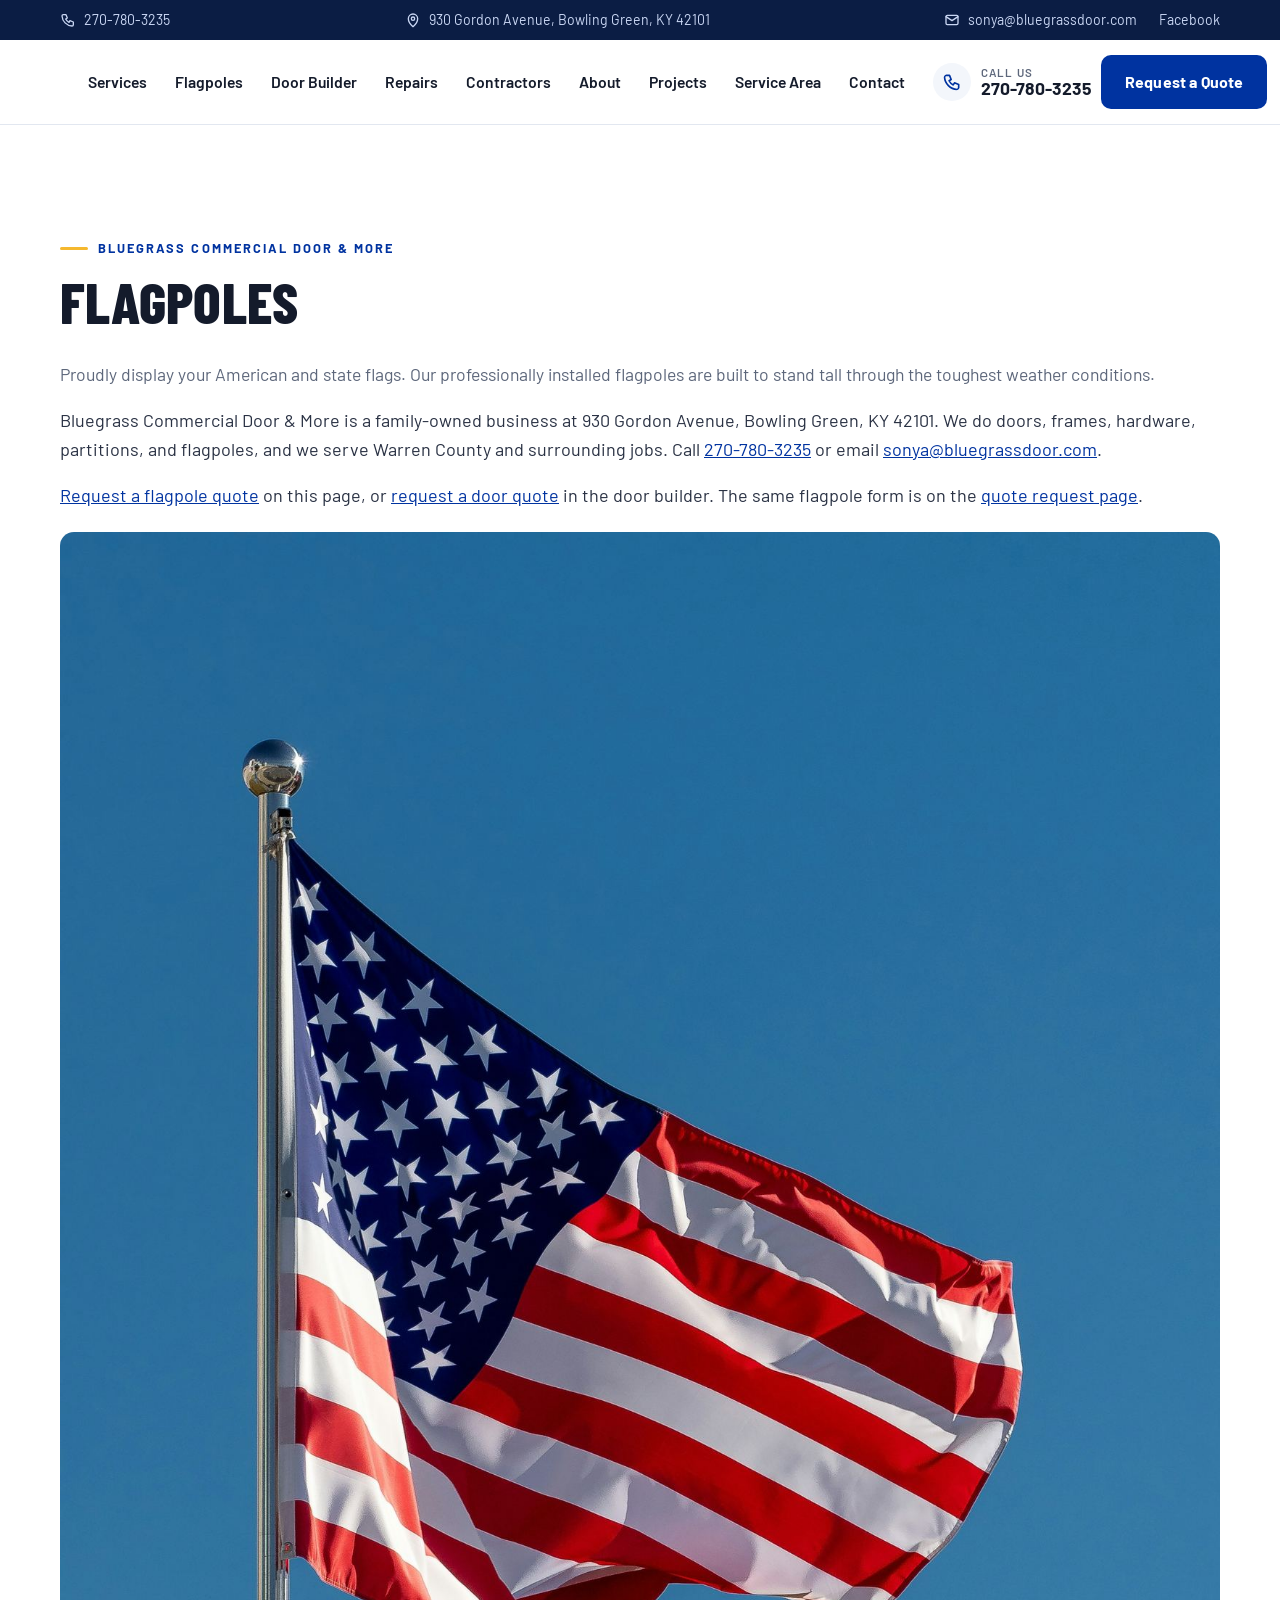
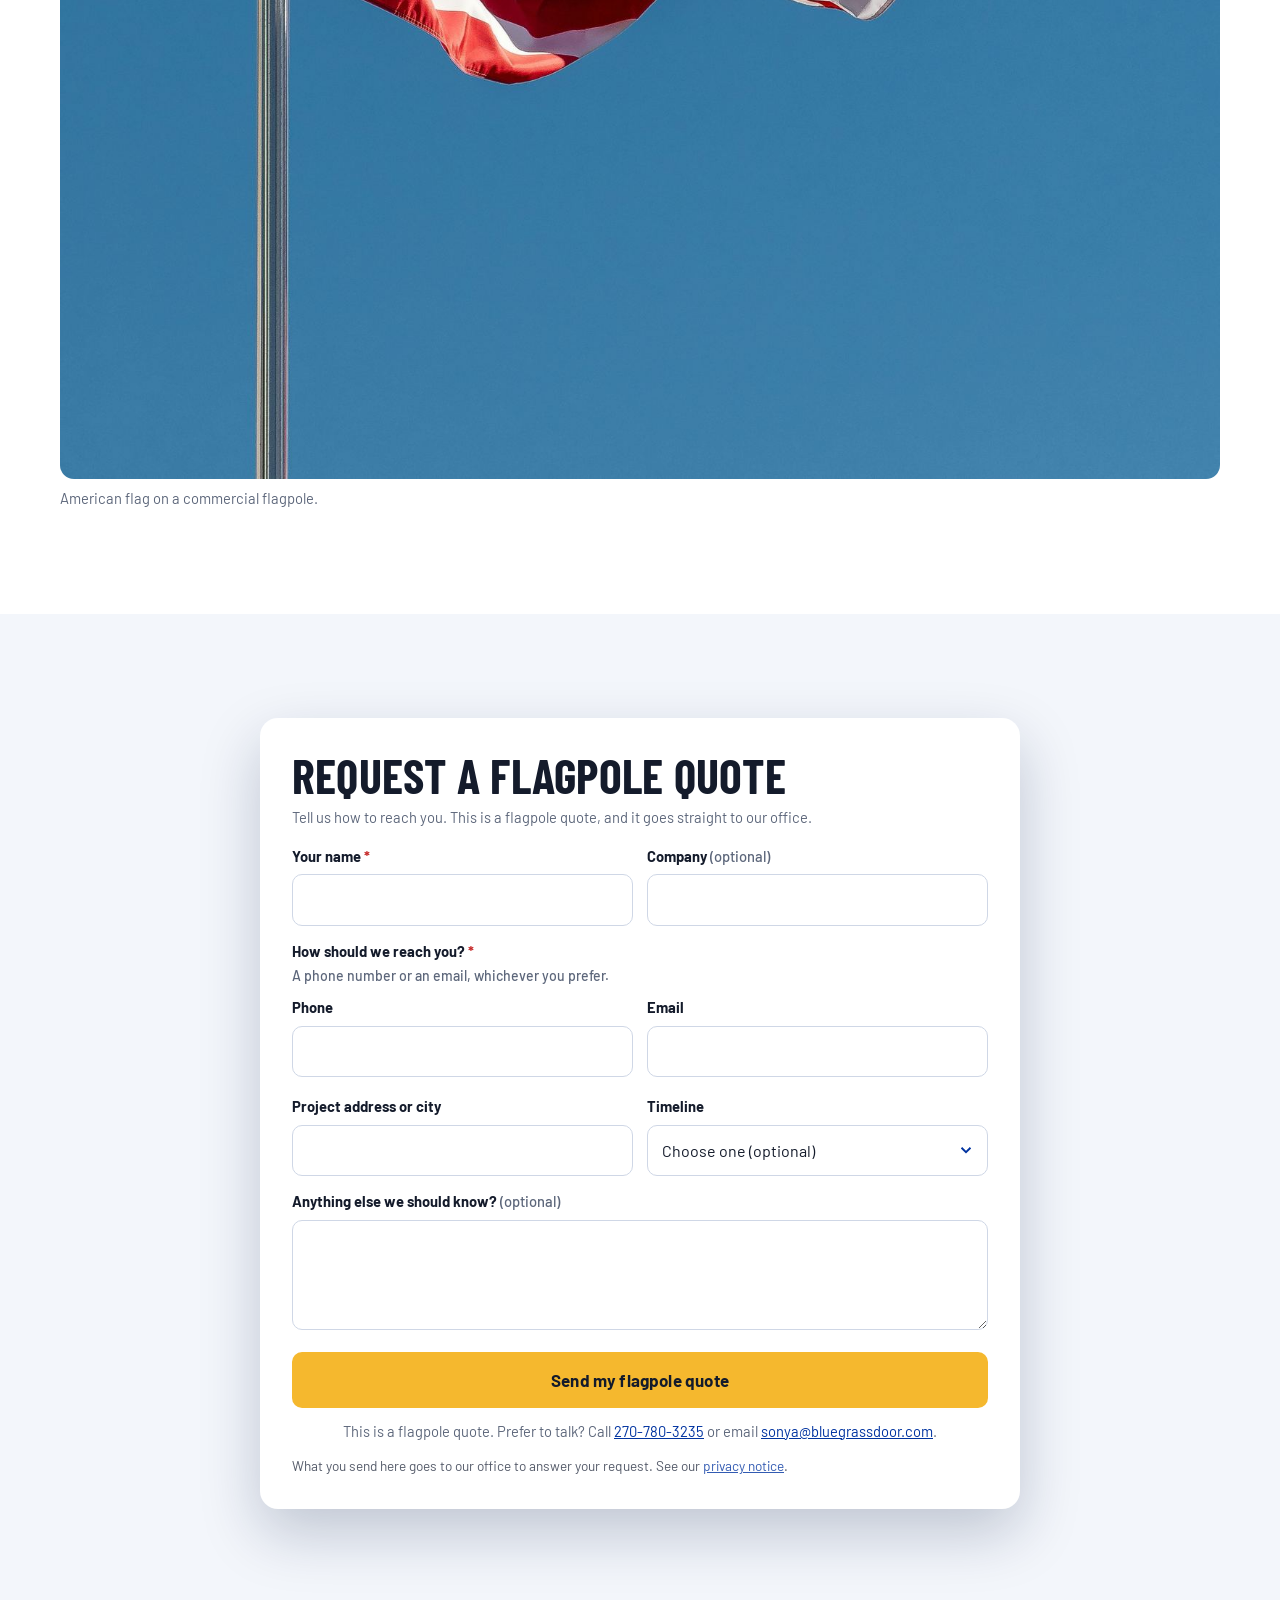
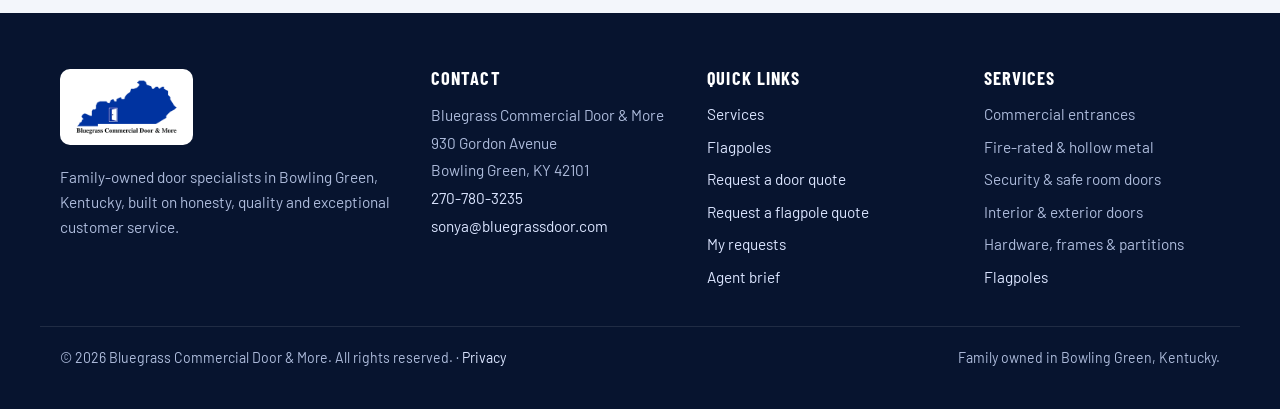
<file: flagpoles.html>
<!DOCTYPE html>
<html lang="en">
<head>
  <meta charset="utf-8">
  <meta name="viewport" content="width=device-width, initial-scale=1, viewport-fit=cover">
  <meta name="robots" content="noindex,nofollow">
  <title>Flagpoles | Bluegrass Commercial Door &amp; More</title>
  <meta name="description" content="Professionally installed flagpoles for American and state flags. Bluegrass Commercial Door &amp; More is a family-owned business at 930 Gordon Avenue, Bowling Green, KY 42101. We do doors, frames, hardware, partitions, and flagpoles, and we serve Warren County and surrounding jobs. Call 270-780-3235.">
  <meta name="theme-color" content="#0033A0">
  <meta property="og:type" content="website">
  <meta property="og:site_name" content="Bluegrass Commercial Door &amp; More">
  <meta property="og:title" content="Flagpoles | Bluegrass Commercial Door &amp; More">
  <meta property="og:description" content="Professionally installed flagpoles for American and state flags. Bluegrass Commercial Door &amp; More is a family-owned business at 930 Gordon Avenue, Bowling Green, KY 42101. We serve Warren County and surrounding jobs. Call 270-780-3235.">
  <meta property="og:image" content="images/american-flag-commercial-flagpole.jpg">
  <meta property="og:image:alt" content="American flag on a commercial flagpole against a clear blue sky">
  <link rel="describedby" href="llms.txt" type="text/plain" title="Agent brief">
  <link rel="icon" href="images/favicon-32.png" sizes="32x32">
  <link rel="icon" href="images/favicon-192.png" sizes="192x192">
  <link rel="apple-touch-icon" href="images/apple-touch-icon.png">
  <link rel="stylesheet" href="fonts/fonts.css">
  <link rel="stylesheet" href="styles.css?v=cc17">
  <link rel="stylesheet" href="flagpoles.css?v=fp2">
  <script type="application/ld+json">
  {
    "@context": "https://schema.org",
    "@type": "LocalBusiness",
    "name": "Bluegrass Commercial Door & More",
    "telephone": "+1-270-780-3235",
    "url": "https://bluegrassdoor.com/",
    "address": {
      "@type": "PostalAddress",
      "streetAddress": "930 Gordon Avenue",
      "addressLocality": "Bowling Green",
      "addressRegion": "KY",
      "postalCode": "42101",
      "addressCountry": "US"
    }
  }
  </script>
  <script src="track.js?v=priv1" defer></script>
</head>
<body>
  <a class="skip" href="#main">Skip to content</a>
  <div class="topbar">
    <div class="wrap topbar__inner">
      <span class="topbar__item">
        <svg aria-hidden="true" viewBox="0 0 24 24"><path d="M5 4h4l2 5-2.5 1.5a11 11 0 0 0 5 5L15 13l5 2v4a2 2 0 0 1-2 2A16 16 0 0 1 3 6a2 2 0 0 1 2-2"/></svg>
        <a href="tel:+12707803235">270-780-3235</a>
      </span>
      <span class="topbar__item">
        <svg aria-hidden="true" viewBox="0 0 24 24"><path d="M12 22s7-6.1 7-12a7 7 0 1 0-14 0c0 5.9 7 12 7 12z"/><circle cx="12" cy="10" r="2.5"/></svg>
        930 Gordon Avenue, Bowling Green, KY 42101
      </span>
      <span class="topbar__item topbar__right">
        <a href="mailto:sonya@bluegrassdoor.com">
          <svg aria-hidden="true" viewBox="0 0 24 24"><rect x="3" y="5" width="18" height="14" rx="2"/><path d="m3 7 9 6 9-6"/></svg>
          sonya@bluegrassdoor.com
        </a>
        <a href="https://www.facebook.com/bluegrasscommericaldoor" target="_blank" rel="noopener">Facebook</a>
      </span>
    </div>
  </div>

  <header class="header" id="top">
    <div class="wrap header__inner">
      <a class="brand" href="index.html" aria-label="Bluegrass Commercial Door &amp; More home">
        <img src="images/logo.png" width="270" height="144" alt="Bluegrass Commercial Door &amp; More logo">
      </a>
      <nav class="nav" id="site-nav" aria-label="Main">
        <ul class="nav__list">
          <li><a href="index.html#services">Services</a></li>
          <li><a href="flagpoles.html" aria-current="page">Flagpoles</a></li>
          <li><a href="index.html#builder">Door Builder</a></li>
          <li><a href="service.html">Repairs</a></li>
          <li><a href="contractors.html">Contractors</a></li>
          <li><a href="index.html#about">About</a></li>
          <li><a href="index.html#projects">Projects</a></li>
          <li><a href="index.html#area">Service Area</a></li>
          <li><a href="index.html#contact">Contact</a></li>
        </ul>
        <div class="nav__mobile-extra">
          <a class="btn btn--primary btn--block" href="tel:+12707803235">
            <svg aria-hidden="true" viewBox="0 0 24 24"><path d="M5 4h4l2 5-2.5 1.5a11 11 0 0 0 5 5L15 13l5 2v4a2 2 0 0 1-2 2A16 16 0 0 1 3 6a2 2 0 0 1 2-2"/></svg>
            Call 270-780-3235
          </a>
          <a class="btn btn--outline btn--block" href="#quote">Request a Quote</a>
          <p class="nav__addr">930 Gordon Avenue<br>Bowling Green, KY 42101</p>
        </div>
      </nav>
      <div class="header__actions">
        <a class="header__phone" href="tel:+12707803235">
          <svg aria-hidden="true" viewBox="0 0 24 24"><path d="M5 4h4l2 5-2.5 1.5a11 11 0 0 0 5 5L15 13l5 2v4a2 2 0 0 1-2 2A16 16 0 0 1 3 6a2 2 0 0 1 2-2"/></svg>
          <span><small>Call us</small>270-780-3235</span>
        </a>
        <a class="btn btn--primary header__cta" href="#quote">Request a Quote</a>
        <button class="menu-toggle" type="button" aria-controls="site-nav" aria-expanded="false" aria-label="Open menu">
          <span></span><span></span><span></span>
        </button>
      </div>
    </div>
  </header>

  <main id="main">
    <section class="section fp" aria-labelledby="fp-title">
      <div class="wrap">
        <p class="eyebrow">Bluegrass Commercial Door &amp; More</p>
        <h1 id="fp-title">Flagpoles</h1>
        <p class="section__lead">Proudly display your American and state flags. Our professionally installed flagpoles are built to stand tall through the toughest weather conditions.</p>
        <p class="site-summary">Bluegrass Commercial Door &amp; More is a family-owned business at 930 Gordon Avenue, Bowling Green, KY 42101. We do doors, frames, hardware, partitions, and flagpoles, and we serve Warren County and surrounding jobs. Call <a href="tel:+12707803235">270-780-3235</a> or email <a href="mailto:sonya@bluegrassdoor.com">sonya@bluegrassdoor.com</a>.</p>
        <p><a href="#quote">Request a flagpole quote</a> on this page, or <a href="index.html#builder">request a door quote</a> in the door builder. The same flagpole form is on the <a href="start.html#flagpole-job">quote request page</a>.</p>
        <figure class="fp-photo">
          <img src="images/american-flag-commercial-flagpole.jpg" width="1600" height="2133" alt="American flag on a commercial flagpole against a clear blue sky">
          <figcaption>American flag on a commercial flagpole.</figcaption>
        </figure>
      </div>
    </section>

    <section class="section section--soft" id="quote" aria-labelledby="fp-quote-title">
      <div class="wrap">
        <div class="quote fp-quote">
          <div id="fp-ask">
            <h2 id="fp-quote-title">Request a flagpole quote</h2>
            <p class="quote__sub">Tell us how to reach you. This is a flagpole quote, and it goes straight to our office.</p>
            <form class="qform" id="fp-form" novalidate>
              <div class="field-row">
                <div class="field">
                  <label for="fp-name">Your name <span class="req" aria-hidden="true">*</span></label>
                  <input id="fp-name" name="name" type="text" autocomplete="name" required aria-required="true" maxlength="80">
                  <p class="field__err" id="fp-name-err">Please enter your name.</p>
                </div>
                <div class="field">
                  <label for="fp-company">Company <span class="opt-l">(optional)</span></label>
                  <input id="fp-company" name="company" type="text" autocomplete="organization" maxlength="80">
                </div>
              </div>
              <fieldset class="field-set" id="fp-reach" aria-describedby="fp-reach-err">
                <legend>How should we reach you? <span class="req" aria-hidden="true">*</span> <span class="legend-sub">A phone number or an email, whichever you prefer.</span></legend>
                <div class="field-row">
                  <div class="field">
                    <label for="fp-phone">Phone</label>
                    <input id="fp-phone" name="phone" type="tel" autocomplete="tel" inputmode="tel" maxlength="40">
                  </div>
                  <div class="field">
                    <label for="fp-email">Email</label>
                    <input id="fp-email" name="email" type="email" autocomplete="email" maxlength="120">
                  </div>
                </div>
                <p class="field__err" id="fp-reach-err">Please give us a phone number or an email address.</p>
              </fieldset>
              <div class="field-row">
                <div class="field">
                  <label for="fp-addr">Project address or city</label>
                  <input id="fp-addr" name="address" type="text" autocomplete="street-address" maxlength="160">
                </div>
                <div class="field">
                  <label for="fp-when">Timeline</label>
                  <select id="fp-when" name="timeline">
                    <option value="">Choose one (optional)</option>
                    <option>As soon as possible</option>
                    <option>Within 1 month</option>
                    <option>1&ndash;3 months</option>
                    <option>Planning / bidding</option>
                  </select>
                </div>
              </div>
              <div class="field">
                <label for="fp-msg">Anything else we should know? <span class="opt-l">(optional)</span></label>
                <textarea id="fp-msg" name="notes" rows="3" maxlength="1000"></textarea>
              </div>
              <button class="btn btn--accent btn--lg btn--block" type="submit" id="fp-submit">Send my flagpole quote</button>
              <div class="q-senderr" id="fp-send-err" role="alert" hidden></div>
              <p class="quote__fine">This is a flagpole quote. Prefer to talk? Call <a href="tel:+12707803235">270-780-3235</a> or email <a href="mailto:sonya@bluegrassdoor.com">sonya@bluegrassdoor.com</a>.</p>
            </form>
<p class="form-privacy" style="font-size:.85rem;opacity:.8;margin:.75rem 0 0">What you send here goes to our office to answer your request. See our <a href="privacy.html">privacy notice</a>.</p>
          </div>
          <div class="quote__done" id="fp-done" hidden tabindex="-1">
            <div class="quote__check" aria-hidden="true"><svg viewBox="0 0 24 24"><path d="m5 12 5 5L20 7"/></svg></div>
            <h2>Your flagpole quote is in.</h2>
            <p>Reference <strong id="fp-ref"></strong>. This is a flagpole quote, and it went straight to our office.</p>
            <p>Call <a href="tel:+12707803235">270-780-3235</a> or email <a href="mailto:sonya@bluegrassdoor.com">sonya@bluegrassdoor.com</a> if you need us sooner.</p>
          </div>
        </div>
      </div>
    </section>
  </main>

  <footer class="footer">
    <div class="wrap footer__grid">
      <div class="footer__brand">
        <a class="footer__logo" href="index.html"><img src="images/logo.png" width="270" height="144" alt="Bluegrass Commercial Door &amp; More"></a>
        <p>Family-owned door specialists in Bowling Green, Kentucky, built on honesty, quality and exceptional customer service.</p>
      </div>
      <div>
        <h4>Contact</h4>
        <address>
          Bluegrass Commercial Door &amp; More<br>
          930 Gordon Avenue<br>
          Bowling Green, KY 42101<br>
          <a href="tel:+12707803235">270-780-3235</a><br>
          <a href="mailto:sonya@bluegrassdoor.com">sonya@bluegrassdoor.com</a>
        </address>
      </div>
      <div>
        <h4>Quick links</h4>
        <ul>
          <li><a href="index.html#services">Services</a></li>
          <li><a href="flagpoles.html" aria-current="page">Flagpoles</a></li>
          <li><a href="index.html#builder">Request a door quote</a></li>
          <li><a href="#quote">Request a flagpole quote</a></li>
          <li><a href="my-requests.html">My requests</a></li>
          <li><a href="llms.txt">Agent brief</a></li>
        </ul>
      </div>
      <div>
        <h4>Services</h4>
        <ul>
          <li>Commercial entrances</li>
          <li>Fire-rated &amp; hollow metal</li>
          <li>Security &amp; safe room doors</li>
          <li>Interior &amp; exterior doors</li>
          <li>Hardware, frames &amp; partitions</li>
          <li><a href="flagpoles.html" aria-current="page">Flagpoles</a></li>
        </ul>
      </div>
    </div>
    <div class="wrap footer__bottom">
      <p>&copy; <span id="year">2026</span> Bluegrass Commercial Door &amp; More. All rights reserved. &middot; <a href="privacy.html">Privacy</a></p>
      <p>Family owned in Bowling Green, Kentucky.</p>
    </div>
  </footer>

  <div class="callbar fp-callbar is-visible" aria-label="Quick actions">
    <a class="callbar__call" href="tel:+12707803235">
      <svg aria-hidden="true" viewBox="0 0 24 24"><path d="M5 4h4l2 5-2.5 1.5a11 11 0 0 0 5 5L15 13l5 2v4a2 2 0 0 1-2 2A16 16 0 0 1 3 6a2 2 0 0 1 2-2"/></svg>
      Call 270-780-3235
    </a>
    <a class="callbar__quote" href="#quote">Flagpole quote</a>
  </div>

  <script src="door-spec.js?v=spec3"></script>
  <script src="flagpoles.js?v=fp1"></script>
</body>
</html>
</file>
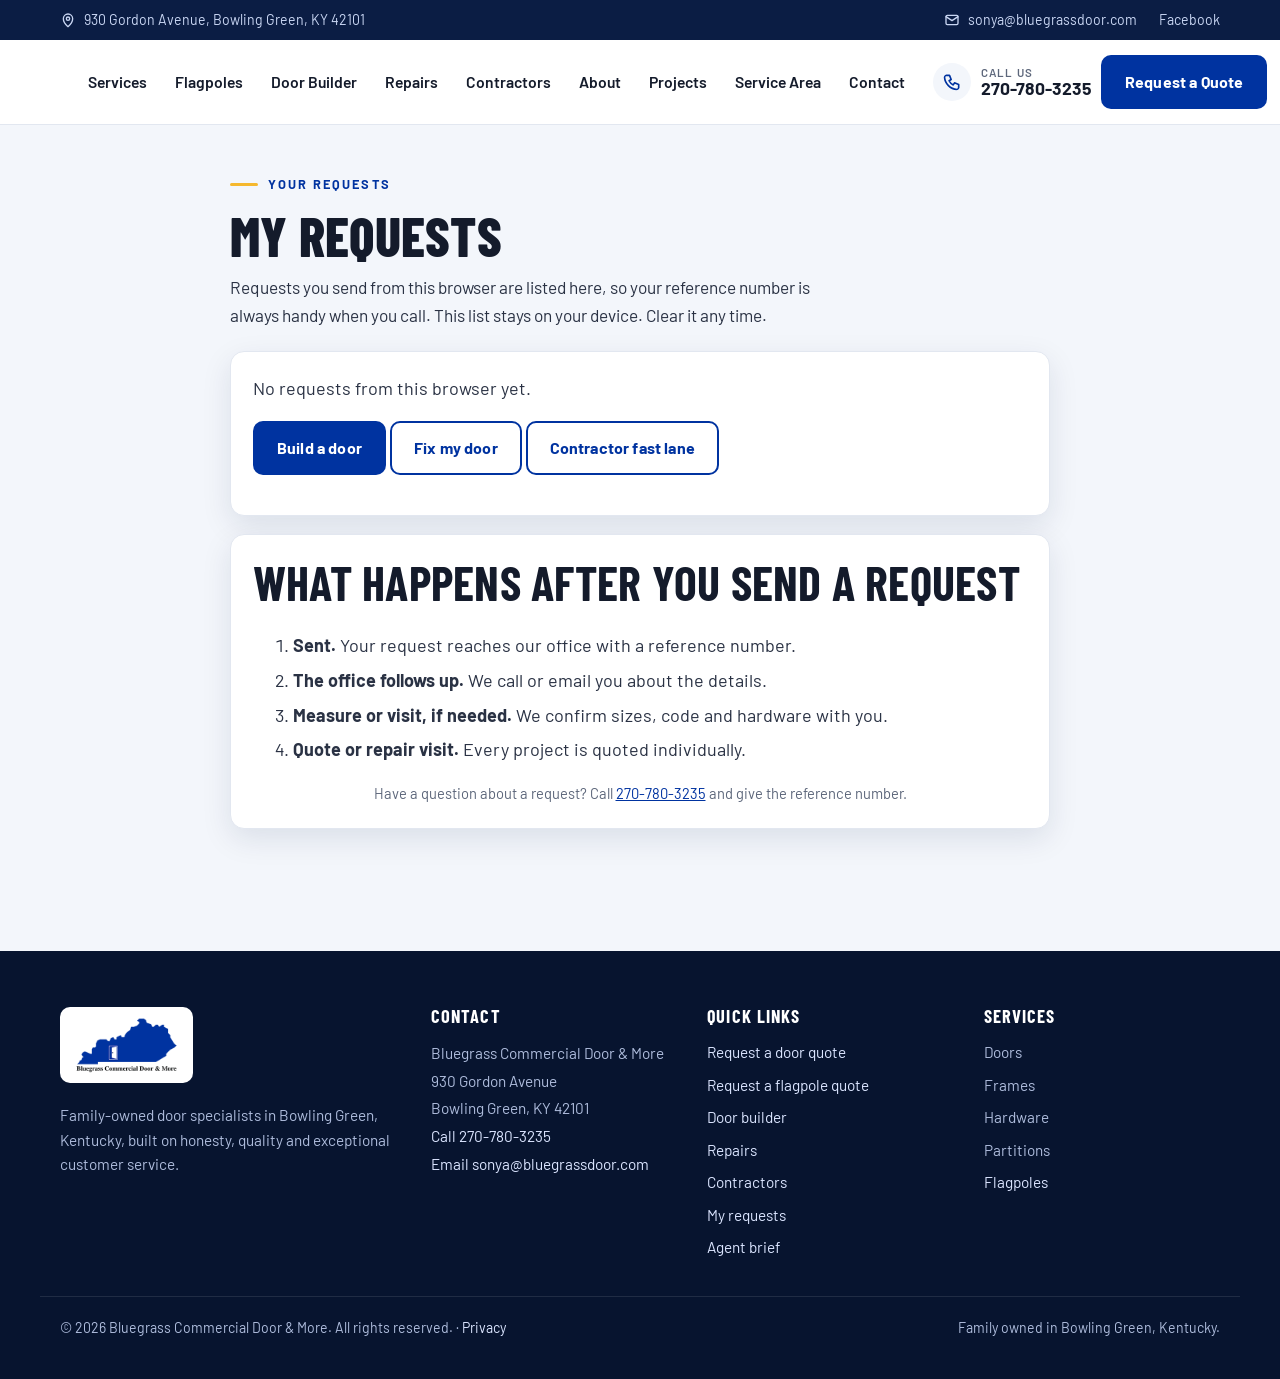
<file: my-requests.html>
<!DOCTYPE html>
<html lang="en">
<head>
  <meta charset="utf-8">
  <meta name="viewport" content="width=device-width, initial-scale=1, viewport-fit=cover">
  <meta name="robots" content="noindex,nofollow">
  <title>My requests | Bluegrass Commercial Door &amp; More</title>
  <meta name="description" content="Your Bluegrass Commercial Door &amp; More request references, kept on this device.">
  <meta name="theme-color" content="#0033A0">
  <meta property="og:type" content="website">
  <meta property="og:site_name" content="Bluegrass Commercial Door &amp; More">
  <meta property="og:title" content="My requests | Bluegrass Commercial Door &amp; More">
  <meta property="og:description" content="Your Bluegrass Commercial Door &amp; More request references, kept on this device.">
  <link rel="describedby" href="llms.txt" type="text/plain" title="Agent brief">
  <link rel="icon" href="images/favicon-32.png" sizes="32x32">
  <link rel="icon" href="images/favicon-192.png" sizes="192x192">
  <link rel="apple-touch-icon" href="images/apple-touch-icon.png">
  <link rel="stylesheet" href="fonts/fonts.css">
  <link rel="stylesheet" href="styles.css?v=cc17">
  <link rel="stylesheet" href="start.css?v=st2">
  <link rel="stylesheet" href="pro.css?v=p1">
  <script type="application/ld+json">
  {
    "@context": "https://schema.org",
    "@type": "LocalBusiness",
    "name": "Bluegrass Commercial Door & More",
    "telephone": "+1-270-780-3235",
    "email": "sonya@bluegrassdoor.com",
    "url": "https://bluegrassdoor.com/",
    "address": {
      "@type": "PostalAddress",
      "streetAddress": "930 Gordon Avenue",
      "addressLocality": "Bowling Green",
      "addressRegion": "KY",
      "postalCode": "42101",
      "addressCountry": "US"
    },
    "hasOfferCatalog": {
      "@type": "OfferCatalog",
      "name": "Services",
      "itemListElement": [
        { "@type": "Offer", "itemOffered": { "@type": "Service", "name": "Doors" } },
        { "@type": "Offer", "itemOffered": { "@type": "Service", "name": "Frames" } },
        { "@type": "Offer", "itemOffered": { "@type": "Service", "name": "Hardware" } },
        { "@type": "Offer", "itemOffered": { "@type": "Service", "name": "Partitions" } },
        { "@type": "Offer", "itemOffered": { "@type": "Service", "name": "Flagpoles" } }
      ]
    }
  }
  </script>
  <script src="track.js?v=priv1" defer></script>
</head>
<body>
  <a class="skip" href="#main">Skip to content</a>
  <div class="topbar">
    <div class="wrap topbar__inner">
      <span class="topbar__item">
        <svg aria-hidden="true" viewBox="0 0 24 24"><path d="M12 22s7-6.1 7-12a7 7 0 1 0-14 0c0 5.9 7 12 7 12z"/><circle cx="12" cy="10" r="2.5"/></svg>
        930 Gordon Avenue, Bowling Green, KY 42101
      </span>
      <span class="topbar__item topbar__right">
        <a href="mailto:sonya@bluegrassdoor.com">
          <svg aria-hidden="true" viewBox="0 0 24 24"><rect x="3" y="5" width="18" height="14" rx="2"/><path d="m3 7 9 6 9-6"/></svg>
          sonya@bluegrassdoor.com
        </a>
        <a href="https://www.facebook.com/bluegrasscommericaldoor" target="_blank" rel="noopener">Facebook</a>
      </span>
    </div>
  </div>

  <header class="header" id="top">
    <div class="wrap header__inner">
      <a class="brand" href="index.html" aria-label="Bluegrass Commercial Door &amp; More home">
        <img src="images/logo.png" width="270" height="144" alt="Bluegrass Commercial Door &amp; More logo">
      </a>
      <nav class="nav" id="site-nav" aria-label="Main">
        <ul class="nav__list">
          <li><a href="index.html#services">Services</a></li>
          <li><a href="flagpoles.html">Flagpoles</a></li>
          <li><a href="index.html#builder">Door Builder</a></li>
          <li><a href="service.html">Repairs</a></li>
          <li><a href="contractors.html">Contractors</a></li>
          <li><a href="index.html#about">About</a></li>
          <li><a href="index.html#projects">Projects</a></li>
          <li><a href="index.html#area">Service Area</a></li>
          <li><a href="index.html#contact">Contact</a></li>
        </ul>
        <div class="nav__mobile-extra">
          <a class="btn btn--primary btn--block" href="tel:+12707803235">Call 270-780-3235</a>
          <a class="btn btn--outline btn--block" href="index.html#builder">Request a Quote</a>
          <p class="nav__addr">930 Gordon Avenue<br>Bowling Green, KY 42101</p>
        </div>
      </nav>
      <div class="header__actions">
        <a class="header__phone" href="tel:+12707803235">
          <svg aria-hidden="true" viewBox="0 0 24 24"><path d="M5 4h4l2 5-2.5 1.5a11 11 0 0 0 5 5L15 13l5 2v4a2 2 0 0 1-2 2A16 16 0 0 1 3 6a2 2 0 0 1 2-2"/></svg>
          <span><small>Call us</small>270-780-3235</span>
        </a>
        <a class="btn btn--primary header__cta" href="index.html#builder">Request a Quote</a>
        <button class="menu-toggle" type="button" aria-controls="site-nav" aria-expanded="false" aria-label="Open menu">
          <span></span><span></span><span></span>
        </button>
      </div>
    </div>
  </header>

  <main id="main">
    <section class="section pro" aria-labelledby="my-title">
      <div class="wrap pro__wrap">
        <p class="eyebrow">Your requests</p>
        <h1 id="my-title">My requests</h1>
        <p class="pro__lead">Requests you send from this browser are listed here, so your reference number is always handy when you call. This list stays on your device. Clear it any time.</p>
        <div id="my-list" class="my-list" aria-live="polite"></div>
        <div class="pro-card my-steps">
          <h2>What happens after you send a request</h2>
          <ol class="my-flow">
            <li><strong>Sent.</strong> Your request reaches our office with a reference number.</li>
            <li><strong>The office follows up.</strong> We call or email you about the details.</li>
            <li><strong>Measure or visit, if needed.</strong> We confirm sizes, code and hardware with you.</li>
            <li><strong>Quote or repair visit.</strong> Every project is quoted individually.</li>
          </ol>
          <p class="quote__fine">Have a question about a request? Call <a href="tel:+12707803235">270-780-3235</a> and give the reference number.</p>
        </div>
      </div>
    </section>
  </main>


  <footer class="footer">
    <div class="wrap footer__grid">
      <div class="footer__brand">
        <a class="footer__logo" href="index.html"><img src="images/logo.png" width="270" height="144" alt="Bluegrass Commercial Door &amp; More"></a>
        <p>Family-owned door specialists in Bowling Green, Kentucky, built on honesty, quality and exceptional customer service.</p>
      </div>
      <div>
        <h4>Contact</h4>
        <address>
          Bluegrass Commercial Door &amp; More<br>
          930 Gordon Avenue<br>
          Bowling Green, KY 42101<br>
          <a href="tel:+12707803235">Call 270-780-3235</a><br>
          <a href="mailto:sonya@bluegrassdoor.com">Email sonya@bluegrassdoor.com</a>
        </address>
      </div>
      <div>
        <h4>Quick links</h4>
        <ul>
          <li><a href="index.html#builder">Request a door quote</a></li>
          <li><a href="start.html#flagpole-form">Request a flagpole quote</a></li>
          <li><a href="index.html#builder">Door builder</a></li>
          <li><a href="service.html">Repairs</a></li>
          <li><a href="contractors.html">Contractors</a></li>
          <li><a href="my-requests.html">My requests</a></li>
          <li><a href="llms.txt">Agent brief</a></li>
        </ul>
      </div>
      <div>
        <h4>Services</h4>
        <ul>
          <li>Doors</li>
          <li>Frames</li>
          <li>Hardware</li>
          <li>Partitions</li>
          <li><a href="flagpoles.html">Flagpoles</a></li>
        </ul>
      </div>
    </div>
    <div class="wrap footer__bottom">
      <p>&copy; <span id="year">2026</span> Bluegrass Commercial Door &amp; More. All rights reserved. &middot; <a href="privacy.html">Privacy</a></p>
      <p>Family owned in Bowling Green, Kentucky.</p>
    </div>
  </footer>

  <div class="callbar start-callbar is-visible" aria-label="Quick actions">
    <a class="callbar__call" href="tel:+12707803235">Call 270-780-3235</a>
    <a class="callbar__quote" href="index.html#builder">Request a Quote</a>
  </div>

  <script src="door-spec.js?v=spec3"></script>
  <script src="pro-common.js?v=p1"></script>
  <script src="my-requests.js?v=m1"></script>
</body>
</html>
</file>
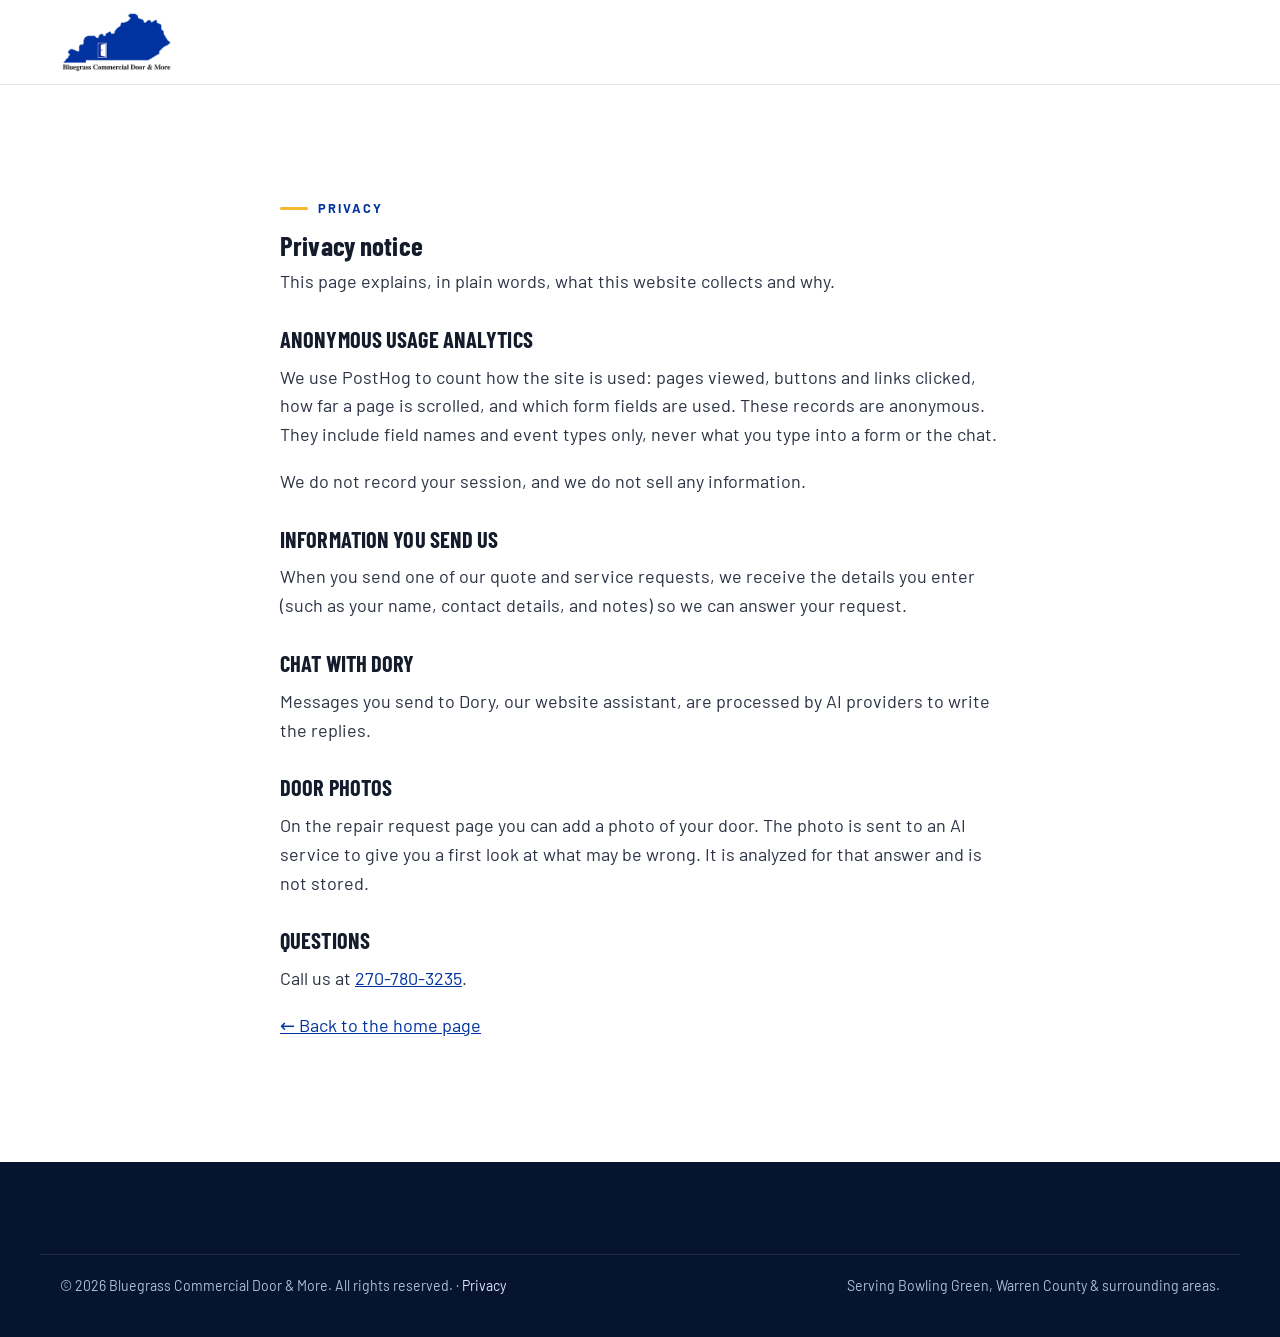
<file: privacy.html>
<!DOCTYPE html>
<html lang="en">
<head>
  <meta charset="utf-8">
  <meta name="viewport" content="width=device-width, initial-scale=1, viewport-fit=cover">
  <meta name="robots" content="noindex,nofollow">
  <title>Privacy notice | Bluegrass Commercial Door &amp; More</title>
  <meta name="theme-color" content="#0033A0">
  <link rel="icon" href="images/favicon-32.png" sizes="32x32">
  <link rel="stylesheet" href="fonts/fonts.css">
  <link rel="stylesheet" href="styles.css?v=cc17">
  <style>.privacy{max-width:760px}.privacy h1{margin-bottom:.5rem}.privacy h2{margin-top:2rem;font-size:1.4rem}.privacy p,.privacy li{line-height:1.6}</style>
</head>
<body>
  <header class="header" id="top">
    <div class="wrap header__inner">
      <a class="brand" href="index.html" aria-label="Bluegrass Commercial Door &amp; More home">
        <img src="images/logo.png" width="270" height="144" alt="Bluegrass Commercial Door &amp; More logo">
      </a>
    </div>
  </header>
  <main>
    <section class="section">
      <div class="wrap privacy">
      <p class="eyebrow">Privacy</p>
      <h1>Privacy notice</h1>
      <p>This page explains, in plain words, what this website collects and why.</p>

      <h2>Anonymous usage analytics</h2>
      <p>We use PostHog to count how the site is used: pages viewed, buttons and links clicked, how far a page is scrolled, and which form fields are used. These records are anonymous. They include field names and event types only, never what you type into a form or the chat.</p>
      <p>We do not record your session, and we do not sell any information.</p>

      <h2>Information you send us</h2>
      <p>When you send one of our quote and service requests, we receive the details you enter (such as your name, contact details, and notes) so we can answer your request.</p>

      <h2>Chat with Dory</h2>
      <p>Messages you send to Dory, our website assistant, are processed by AI providers to write the replies.</p>
      <h2>Door photos</h2>
      <p>On the repair request page you can add a photo of your door. The photo is sent to an AI service to give you a first look at what may be wrong. It is analyzed for that answer and is not stored.</p>

      <h2>Questions</h2>
      <p>Call us at <a href="tel:+12707803235">270-780-3235</a>.</p>
      <p><a href="index.html">&larr; Back to the home page</a></p>
      </div>
    </section>
  </main>
  <footer class="footer">
    <div class="wrap footer__bottom">
      <p>&copy; <span id="year">2026</span> Bluegrass Commercial Door &amp; More. All rights reserved. &middot; <a href="privacy.html">Privacy</a></p>
      <p>Serving Bowling Green, Warren County &amp; surrounding areas.</p>
    </div>
  </footer>
  <script src="track.js?v=priv1"></script>
</body>
</html>
</file>
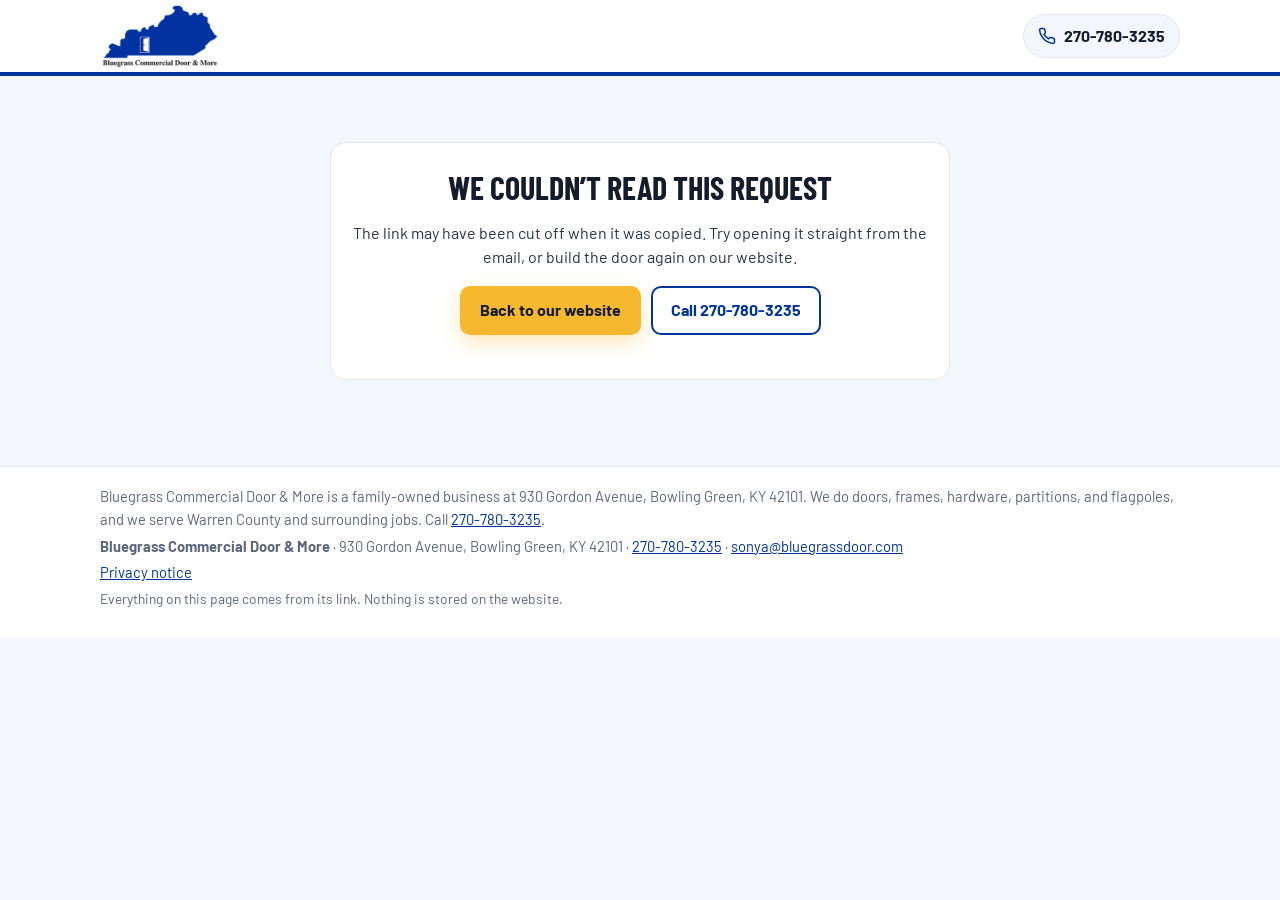
<file: request.html>
<!DOCTYPE html>
<html lang="en">
<head>
  <meta charset="utf-8">
  <meta name="viewport" content="width=device-width, initial-scale=1, viewport-fit=cover">
  <meta name="robots" content="noindex,nofollow">
  <meta name="referrer" content="no-referrer">
  <title>Door quote request | Bluegrass Commercial Door &amp; More</title>
  <meta name="description" content="A door quote request for Bluegrass Commercial Door &amp; More, a family-owned business at 930 Gordon Avenue, Bowling Green, KY 42101. We do doors, frames, hardware, partitions, and flagpoles, and we serve Warren County and surrounding jobs. Call 270-780-3235.">
  <meta name="theme-color" content="#0033A0">
  <meta property="og:type" content="website">
  <meta property="og:site_name" content="Bluegrass Commercial Door &amp; More">
  <meta property="og:title" content="Door quote request | Bluegrass Commercial Door &amp; More">
  <meta property="og:description" content="A door quote request for Bluegrass Commercial Door &amp; More, a family-owned business at 930 Gordon Avenue, Bowling Green, KY 42101. Call 270-780-3235.">
  <link rel="icon" href="images/favicon-32.png" sizes="32x32">
  <link rel="icon" href="images/favicon-192.png" sizes="192x192">
  <link rel="apple-touch-icon" href="images/apple-touch-icon.png">
  <link rel="stylesheet" href="fonts/fonts.css">
  <link rel="stylesheet" href="request.css?v=next4">
  <script type="application/ld+json">
  {
    "@context": "https://schema.org",
    "@type": "LocalBusiness",
    "name": "Bluegrass Commercial Door & More",
    "telephone": "+1-270-780-3235",
    "url": "https://bluegrassdoor.com/",
    "address": {
      "@type": "PostalAddress",
      "streetAddress": "930 Gordon Avenue",
      "addressLocality": "Bowling Green",
      "addressRegion": "KY",
      "postalCode": "42101",
      "addressCountry": "US"
    }
  }
  </script>
  <script src="track.js?v=priv1" defer></script>
</head>
<body>
  <a class="skip" href="#rq-main">Skip to the request</a>
  <header class="rq-top">
    <div class="rq-wrap rq-top__in">
      <a class="rq-logo" href="./"><img src="images/logo.png" width="270" height="144" alt="Bluegrass Commercial Door &amp; More, home"></a>
      <a class="rq-top__tel" href="tel:+12707803235"><svg viewBox="0 0 24 24" aria-hidden="true"><path d="M22 16.9v3a2 2 0 0 1-2.2 2 19.8 19.8 0 0 1-8.6-3.1 19.5 19.5 0 0 1-6-6A19.8 19.8 0 0 1 2.1 4.2 2 2 0 0 1 4.1 2h3a2 2 0 0 1 2 1.7c.1.9.4 1.8.7 2.7a2 2 0 0 1-.5 2.1L8 9.8a16 16 0 0 0 6 6l1.3-1.3a2 2 0 0 1 2.1-.4c.9.3 1.8.6 2.7.7a2 2 0 0 1 1.7 2z"/></svg>270-780-3235</a>
    </div>
  </header>

  <main id="rq-main" class="rq-wrap rq-main" tabindex="-1">
    <!-- filled in from this page's own link by request.js -->
    <div id="rq-root" aria-live="polite">
      <noscript>
        <h1>Door quote request</h1>
        <p class="rq-empty">This page shows a door quote request from its link. Please turn on JavaScript to see it, or call 270-780-3235.</p>
        <p class="site-summary">Bluegrass Commercial Door &amp; More is a family-owned business at 930 Gordon Avenue, Bowling Green, KY 42101. We do doors, frames, hardware, partitions, and flagpoles, and we serve Warren County and surrounding jobs. Call 270-780-3235.</p>
      </noscript>
    </div>
  </main>

  <footer class="rq-foot">
    <div class="rq-wrap">
      <p class="site-summary">Bluegrass Commercial Door &amp; More is a family-owned business at 930 Gordon Avenue, Bowling Green, KY 42101. We do doors, frames, hardware, partitions, and flagpoles, and we serve Warren County and surrounding jobs. Call <a href="tel:+12707803235">270-780-3235</a>.</p>
      <p><strong>Bluegrass Commercial Door &amp; More</strong> &middot; 930 Gordon Avenue, Bowling Green, KY 42101 &middot; <a href="tel:+12707803235">270-780-3235</a> &middot; <a href="mailto:sonya@bluegrassdoor.com">sonya@bluegrassdoor.com</a></p>
      <p><a href="privacy.html">Privacy notice</a></p>
      <p class="rq-foot__fine">Everything on this page comes from its link. Nothing is stored on the website.</p>
    </div>
  </footer>

  <script src="door-preview.js?v=next4"></script>
  <script src="builder-rules.js?v=viz2"></script>
  <script src="door-spec.js?v=spec3"></script>
  <script src="code-checks.js?v=cc2"></script>
  <script src="request.js?v=next6"></script>
</body>
</html>
</file>
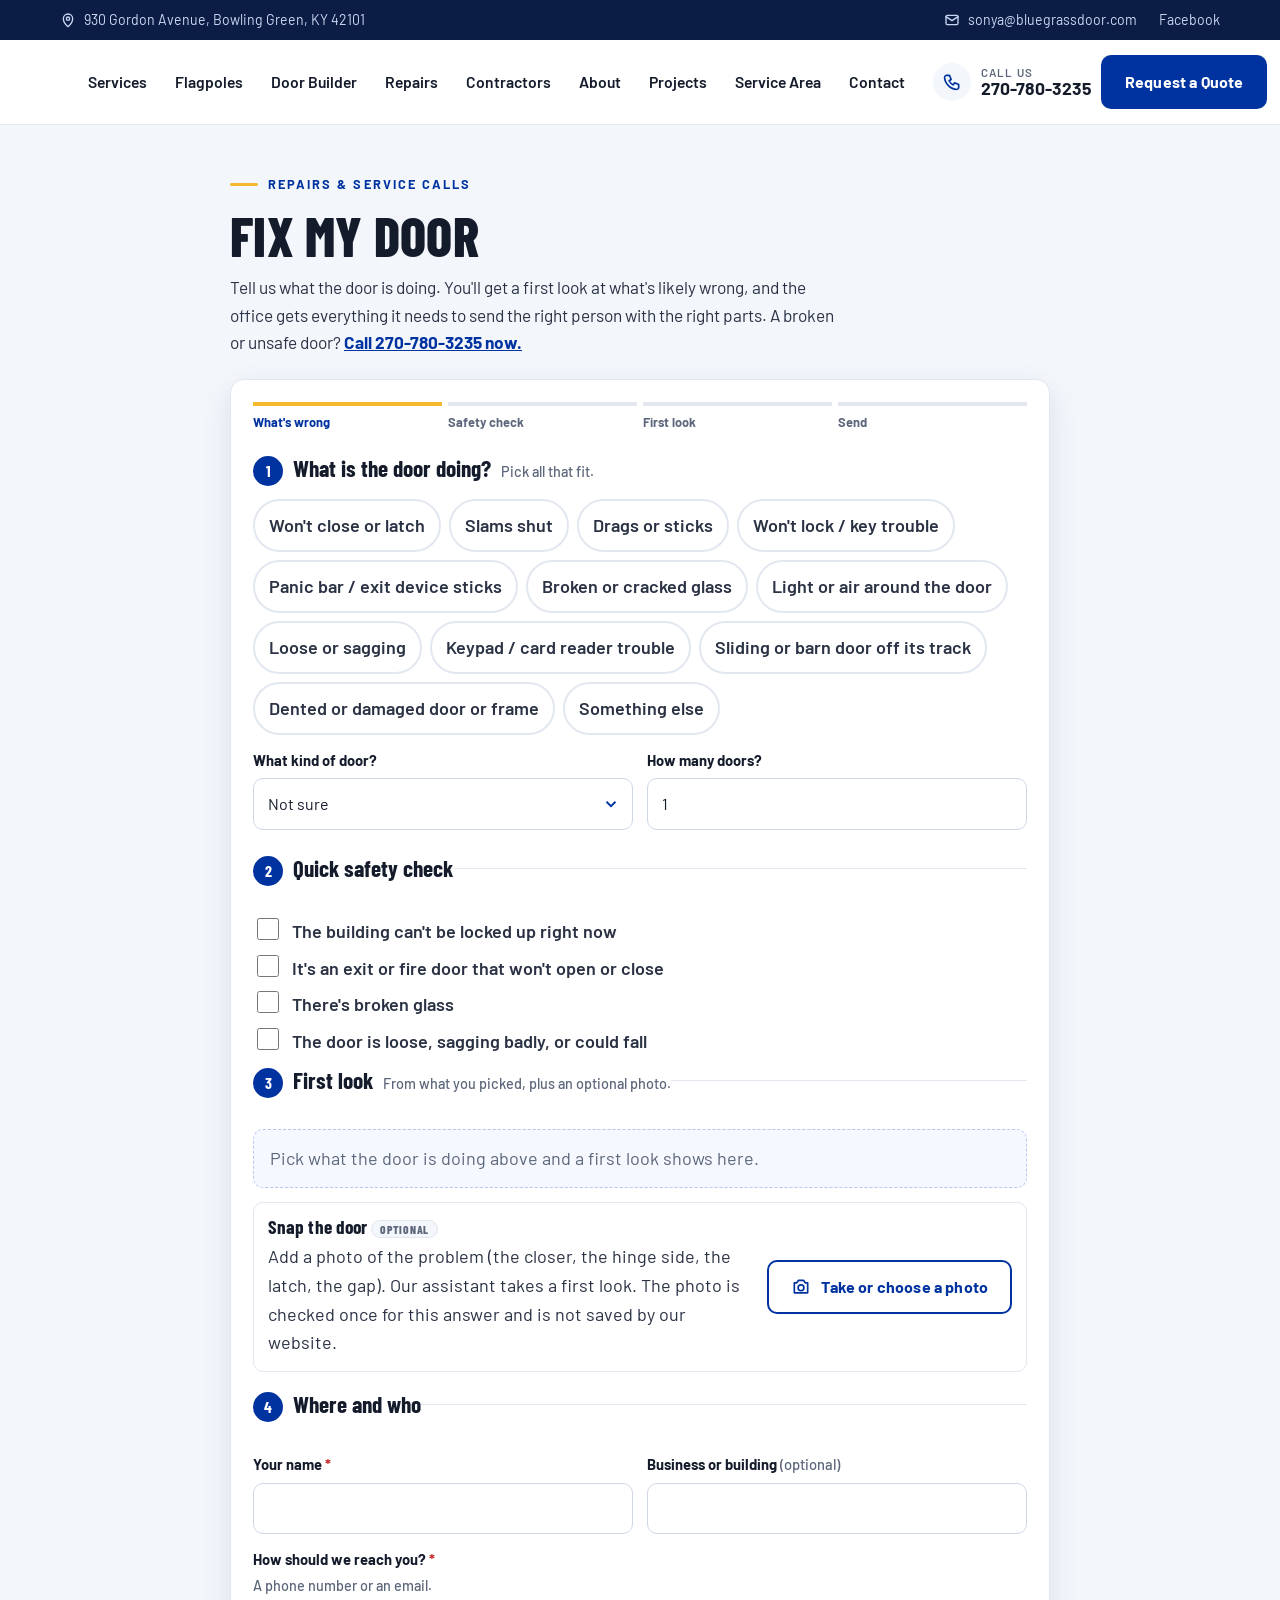
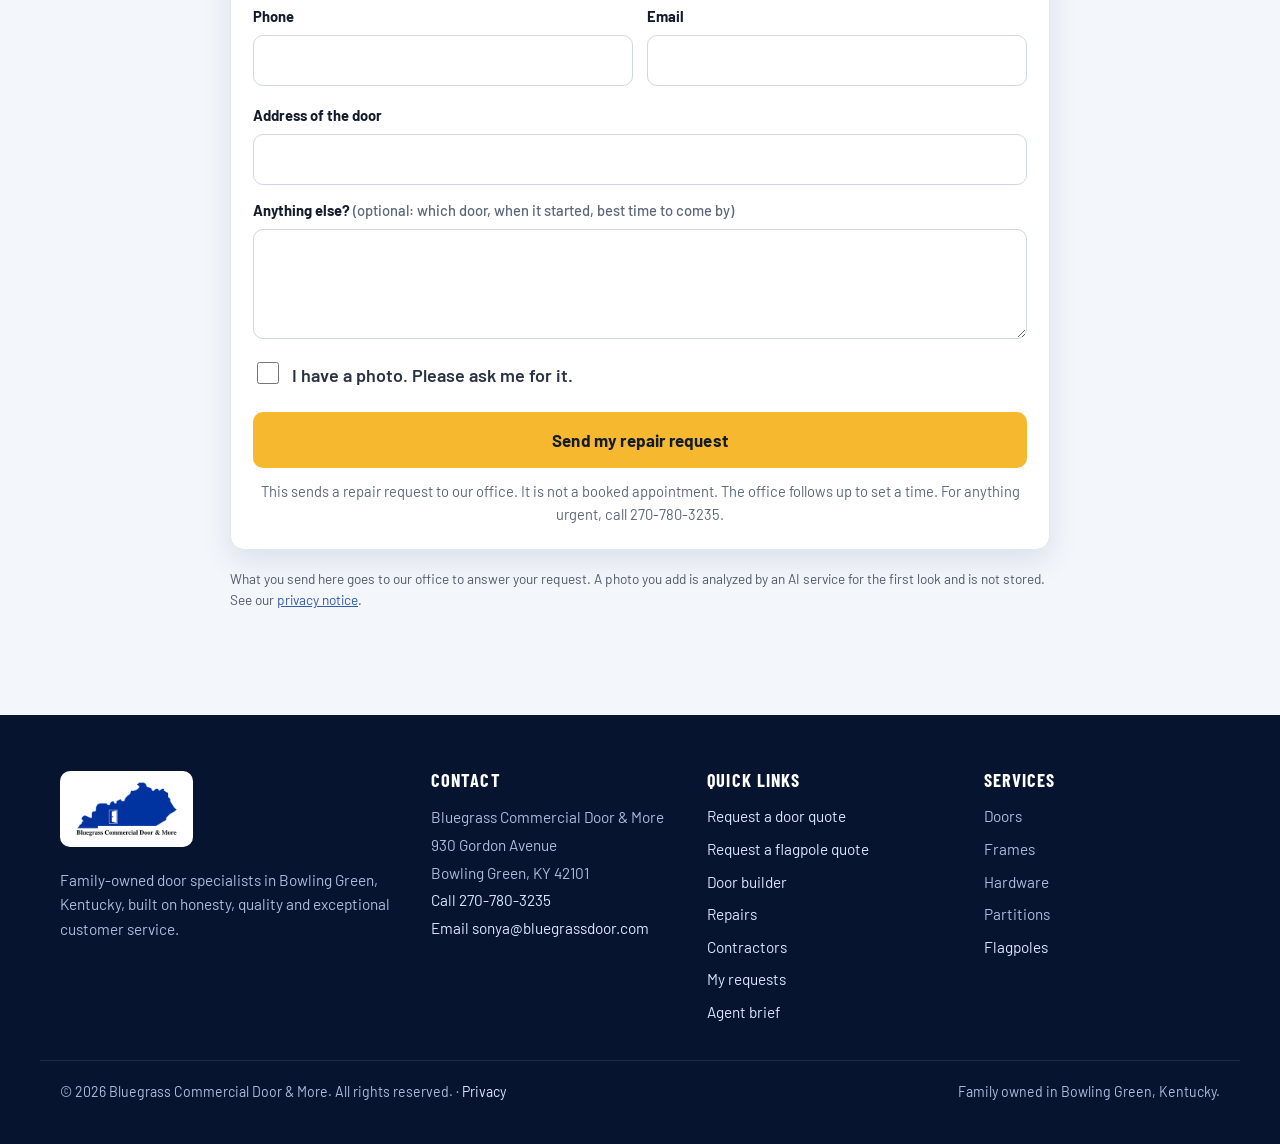
<file: service.html>
<!DOCTYPE html>
<html lang="en">
<head>
  <meta charset="utf-8">
  <meta name="viewport" content="width=device-width, initial-scale=1, viewport-fit=cover">
  <meta name="robots" content="noindex,nofollow">
  <title>Fix my door: repair request | Bluegrass Commercial Door &amp; More</title>
  <meta name="description" content="Door won't latch, slams, drags or won't lock? Tell us what it's doing, add a photo for a first look, and send a repair request to Bluegrass Commercial Door &amp; More in Bowling Green, KY. Urgent? Call 270-780-3235.">
  <meta name="theme-color" content="#0033A0">
  <meta property="og:type" content="website">
  <meta property="og:site_name" content="Bluegrass Commercial Door &amp; More">
  <meta property="og:title" content="Fix my door: repair request | Bluegrass Commercial Door &amp; More">
  <meta property="og:description" content="Door won't latch, slams, drags or won't lock? Tell us what it's doing, add a photo for a first look, and send a repair request to Bluegrass Commercial Door &amp; More in Bowling Green, KY. Urgent? Call 270-780-3235.">
  <link rel="describedby" href="llms.txt" type="text/plain" title="Agent brief">
  <link rel="icon" href="images/favicon-32.png" sizes="32x32">
  <link rel="icon" href="images/favicon-192.png" sizes="192x192">
  <link rel="apple-touch-icon" href="images/apple-touch-icon.png">
  <link rel="stylesheet" href="fonts/fonts.css">
  <link rel="stylesheet" href="styles.css?v=cc17">
  <link rel="stylesheet" href="start.css?v=st2">
  <link rel="stylesheet" href="pro.css?v=p1">
  <script type="application/ld+json">
  {
    "@context": "https://schema.org",
    "@type": "LocalBusiness",
    "name": "Bluegrass Commercial Door & More",
    "telephone": "+1-270-780-3235",
    "email": "sonya@bluegrassdoor.com",
    "url": "https://bluegrassdoor.com/",
    "address": {
      "@type": "PostalAddress",
      "streetAddress": "930 Gordon Avenue",
      "addressLocality": "Bowling Green",
      "addressRegion": "KY",
      "postalCode": "42101",
      "addressCountry": "US"
    },
    "hasOfferCatalog": {
      "@type": "OfferCatalog",
      "name": "Services",
      "itemListElement": [
        { "@type": "Offer", "itemOffered": { "@type": "Service", "name": "Doors" } },
        { "@type": "Offer", "itemOffered": { "@type": "Service", "name": "Frames" } },
        { "@type": "Offer", "itemOffered": { "@type": "Service", "name": "Hardware" } },
        { "@type": "Offer", "itemOffered": { "@type": "Service", "name": "Partitions" } },
        { "@type": "Offer", "itemOffered": { "@type": "Service", "name": "Flagpoles" } }
      ]
    }
  }
  </script>
  <script src="track.js?v=priv1" defer></script>
</head>
<body>
  <a class="skip" href="#main">Skip to content</a>
  <div class="topbar">
    <div class="wrap topbar__inner">
      <span class="topbar__item">
        <svg aria-hidden="true" viewBox="0 0 24 24"><path d="M12 22s7-6.1 7-12a7 7 0 1 0-14 0c0 5.9 7 12 7 12z"/><circle cx="12" cy="10" r="2.5"/></svg>
        930 Gordon Avenue, Bowling Green, KY 42101
      </span>
      <span class="topbar__item topbar__right">
        <a href="mailto:sonya@bluegrassdoor.com">
          <svg aria-hidden="true" viewBox="0 0 24 24"><rect x="3" y="5" width="18" height="14" rx="2"/><path d="m3 7 9 6 9-6"/></svg>
          sonya@bluegrassdoor.com
        </a>
        <a href="https://www.facebook.com/bluegrasscommericaldoor" target="_blank" rel="noopener">Facebook</a>
      </span>
    </div>
  </div>

  <header class="header" id="top">
    <div class="wrap header__inner">
      <a class="brand" href="index.html" aria-label="Bluegrass Commercial Door &amp; More home">
        <img src="images/logo.png" width="270" height="144" alt="Bluegrass Commercial Door &amp; More logo">
      </a>
      <nav class="nav" id="site-nav" aria-label="Main">
        <ul class="nav__list">
          <li><a href="index.html#services">Services</a></li>
          <li><a href="flagpoles.html">Flagpoles</a></li>
          <li><a href="index.html#builder">Door Builder</a></li>
          <li><a href="service.html">Repairs</a></li>
          <li><a href="contractors.html">Contractors</a></li>
          <li><a href="index.html#about">About</a></li>
          <li><a href="index.html#projects">Projects</a></li>
          <li><a href="index.html#area">Service Area</a></li>
          <li><a href="index.html#contact">Contact</a></li>
        </ul>
        <div class="nav__mobile-extra">
          <a class="btn btn--primary btn--block" href="tel:+12707803235">Call 270-780-3235</a>
          <a class="btn btn--outline btn--block" href="index.html#builder">Request a Quote</a>
          <p class="nav__addr">930 Gordon Avenue<br>Bowling Green, KY 42101</p>
        </div>
      </nav>
      <div class="header__actions">
        <a class="header__phone" href="tel:+12707803235">
          <svg aria-hidden="true" viewBox="0 0 24 24"><path d="M5 4h4l2 5-2.5 1.5a11 11 0 0 0 5 5L15 13l5 2v4a2 2 0 0 1-2 2A16 16 0 0 1 3 6a2 2 0 0 1 2-2"/></svg>
          <span><small>Call us</small>270-780-3235</span>
        </a>
        <a class="btn btn--primary header__cta" href="index.html#builder">Request a Quote</a>
        <button class="menu-toggle" type="button" aria-controls="site-nav" aria-expanded="false" aria-label="Open menu">
          <span></span><span></span><span></span>
        </button>
      </div>
    </div>
  </header>

  <main id="main">
    <section class="section pro" aria-labelledby="svc-title">
      <div class="wrap pro__wrap">
        <p class="eyebrow">Repairs &amp; service calls</p>
        <h1 id="svc-title">Fix my door</h1>
        <p class="pro__lead">Tell us what the door is doing. You'll get a first look at what's likely wrong, and the office gets everything it needs to send the right person with the right parts. A broken or unsafe door? <a href="tel:+12707803235"><strong>Call 270-780-3235 now.</strong></a></p>

        <form class="pro-card" id="svc-form" novalidate>
          <ol class="pro-steps" aria-label="Steps"><li class="is-on">What's wrong</li><li>Safety check</li><li>First look</li><li>Send</li></ol>

          <fieldset class="pro-block" id="svc-step-1">
            <legend><span class="pro-num">1</span> What is the door doing? <span class="legend-sub">Pick all that fit.</span></legend>
            <div class="chips" id="svc-symptoms"></div>
            <div class="field-row">
              <div class="field">
                <label for="svc-type">What kind of door?</label>
                <select id="svc-type"></select>
              </div>
              <div class="field">
                <label for="svc-count">How many doors?</label>
                <input id="svc-count" type="number" min="1" max="200" value="1" inputmode="numeric">
              </div>
            </div>
            <p class="field__err" id="svc-sym-err">Pick at least one, or choose "Something else".</p>
          </fieldset>

          <fieldset class="pro-block" id="svc-step-2">
            <legend><span class="pro-num">2</span> Quick safety check</legend>
            <div class="yn" id="svc-safety">
              <label><input type="checkbox" value="secure"> The building can't be locked up right now</label>
              <label><input type="checkbox" value="egress"> It's an exit or fire door that won't open or close</label>
              <label><input type="checkbox" value="glass"> There's broken glass</label>
              <label><input type="checkbox" value="falling"> The door is loose, sagging badly, or could fall</label>
            </div>
            <div class="pro-alert" id="svc-urgent" hidden role="alert">
              <strong>This sounds urgent. Please call us now: <a href="tel:+12707803235">270-780-3235</a>.</strong>
              <span>You can still send this form too, so the office has the details in writing. Keep people clear of broken glass or a loose door.</span>
            </div>
          </fieldset>

          <fieldset class="pro-block" id="photo">
            <legend><span class="pro-num">3</span> First look <span class="legend-sub">From what you picked, plus an optional photo.</span></legend>
            <div class="look" id="svc-look" aria-live="polite"><p class="look__empty">Pick what the door is doing above and a first look shows here.</p></div>
            <div class="snap">
              <div class="snap__text">
                <h3>Snap the door <span class="tag">Optional</span></h3>
                <p>Add a photo of the problem (the closer, the hinge side, the latch, the gap). Our assistant takes a first look. The photo is checked once for this answer and is not saved by our website.</p>
              </div>
              <label class="btn btn--outline snap__btn" for="svc-photo">
                <svg aria-hidden="true" viewBox="0 0 24 24"><path d="M4 7h3l2-3h6l2 3h3v12H4z"/><circle cx="12" cy="13" r="3.5"/></svg>
                Take or choose a photo
              </label>
              <input id="svc-photo" type="file" accept="image/*" capture="environment" class="sr-only">
              <div class="snap__out" id="svc-photo-out" hidden>
                <img id="svc-photo-img" alt="Your photo of the door">
                <div class="snap__ai" id="svc-ai" aria-live="polite"></div>
              </div>
            </div>
          </fieldset>

          <fieldset class="pro-block" id="svc-step-4">
            <legend><span class="pro-num">4</span> Where and who</legend>
            <div class="field-row">
              <div class="field">
                <label for="svc-name">Your name <span class="req" aria-hidden="true">*</span></label>
                <input id="svc-name" type="text" autocomplete="name" maxlength="80" required>
                <p class="field__err">Please enter your name.</p>
              </div>
              <div class="field">
                <label for="svc-company">Business or building <span class="opt-l">(optional)</span></label>
                <input id="svc-company" type="text" autocomplete="organization" maxlength="80">
              </div>
            </div>
            <fieldset class="field-set" id="svc-reach">
              <legend>How should we reach you? <span class="req" aria-hidden="true">*</span> <span class="legend-sub">A phone number or an email.</span></legend>
              <div class="field-row">
                <div class="field"><label for="svc-phone">Phone</label><input id="svc-phone" type="tel" autocomplete="tel" inputmode="tel" maxlength="40"></div>
                <div class="field"><label for="svc-email">Email</label><input id="svc-email" type="email" autocomplete="email" maxlength="120"></div>
              </div>
              <p class="field__err" id="svc-reach-err">Please give us a phone number or an email address.</p>
            </fieldset>
            <div class="field">
              <label for="svc-addr">Address of the door</label>
              <input id="svc-addr" type="text" autocomplete="street-address" maxlength="160">
            </div>
            <div class="field">
              <label for="svc-notes">Anything else? <span class="opt-l">(optional: which door, when it started, best time to come by)</span></label>
              <textarea id="svc-notes" rows="3" maxlength="1000"></textarea>
            </div>
            <label class="check"><input type="checkbox" id="svc-has-photo"> I have a photo. Please ask me for it.</label>
          </fieldset>

          <button class="btn btn--accent btn--lg btn--block" type="submit" id="svc-submit">Send my repair request</button>
          <div class="q-senderr" id="svc-send-err" role="alert" hidden></div>
          <p class="quote__fine">This sends a repair request to our office. It is not a booked appointment. The office follows up to set a time. For anything urgent, call 270-780-3235.</p>
        </form>
<p class="form-privacy" style="font-size:.85rem;opacity:.8;margin:.75rem 0 0">What you send here goes to our office to answer your request. A photo you add is analyzed by an AI service for the first look and is not stored. See our <a href="privacy.html">privacy notice</a>.</p>

        <div class="pro-card pro-done" id="svc-done" hidden tabindex="-1">
          <h2>Your repair request is in.</h2>
          <p>Reference <strong id="svc-ref"></strong>. Our office follows up to set a time. If it gets worse, call <a href="tel:+12707803235">270-780-3235</a>.</p>
          <p><a class="btn btn--primary" href="my-requests.html">See it in My requests</a> <a class="btn btn--text" href="index.html#builder">Need a new door instead?</a></p>
        </div>
      </div>
    </section>
  </main>


  <footer class="footer">
    <div class="wrap footer__grid">
      <div class="footer__brand">
        <a class="footer__logo" href="index.html"><img src="images/logo.png" width="270" height="144" alt="Bluegrass Commercial Door &amp; More"></a>
        <p>Family-owned door specialists in Bowling Green, Kentucky, built on honesty, quality and exceptional customer service.</p>
      </div>
      <div>
        <h4>Contact</h4>
        <address>
          Bluegrass Commercial Door &amp; More<br>
          930 Gordon Avenue<br>
          Bowling Green, KY 42101<br>
          <a href="tel:+12707803235">Call 270-780-3235</a><br>
          <a href="mailto:sonya@bluegrassdoor.com">Email sonya@bluegrassdoor.com</a>
        </address>
      </div>
      <div>
        <h4>Quick links</h4>
        <ul>
          <li><a href="index.html#builder">Request a door quote</a></li>
          <li><a href="start.html#flagpole-form">Request a flagpole quote</a></li>
          <li><a href="index.html#builder">Door builder</a></li>
          <li><a href="service.html">Repairs</a></li>
          <li><a href="contractors.html">Contractors</a></li>
          <li><a href="my-requests.html">My requests</a></li>
          <li><a href="llms.txt">Agent brief</a></li>
        </ul>
      </div>
      <div>
        <h4>Services</h4>
        <ul>
          <li>Doors</li>
          <li>Frames</li>
          <li>Hardware</li>
          <li>Partitions</li>
          <li><a href="flagpoles.html">Flagpoles</a></li>
        </ul>
      </div>
    </div>
    <div class="wrap footer__bottom">
      <p>&copy; <span id="year">2026</span> Bluegrass Commercial Door &amp; More. All rights reserved. &middot; <a href="privacy.html">Privacy</a></p>
      <p>Family owned in Bowling Green, Kentucky.</p>
    </div>
  </footer>

  <div class="callbar start-callbar is-visible" aria-label="Quick actions">
    <a class="callbar__call" href="tel:+12707803235">Call 270-780-3235</a>
    <a class="callbar__quote" href="index.html#builder">Request a Quote</a>
  </div>

  <script src="door-spec.js?v=spec3"></script>
  <script src="pro-common.js?v=p1"></script>
  <script src="service.js?v=s2"></script>
</body>
</html>
</file>
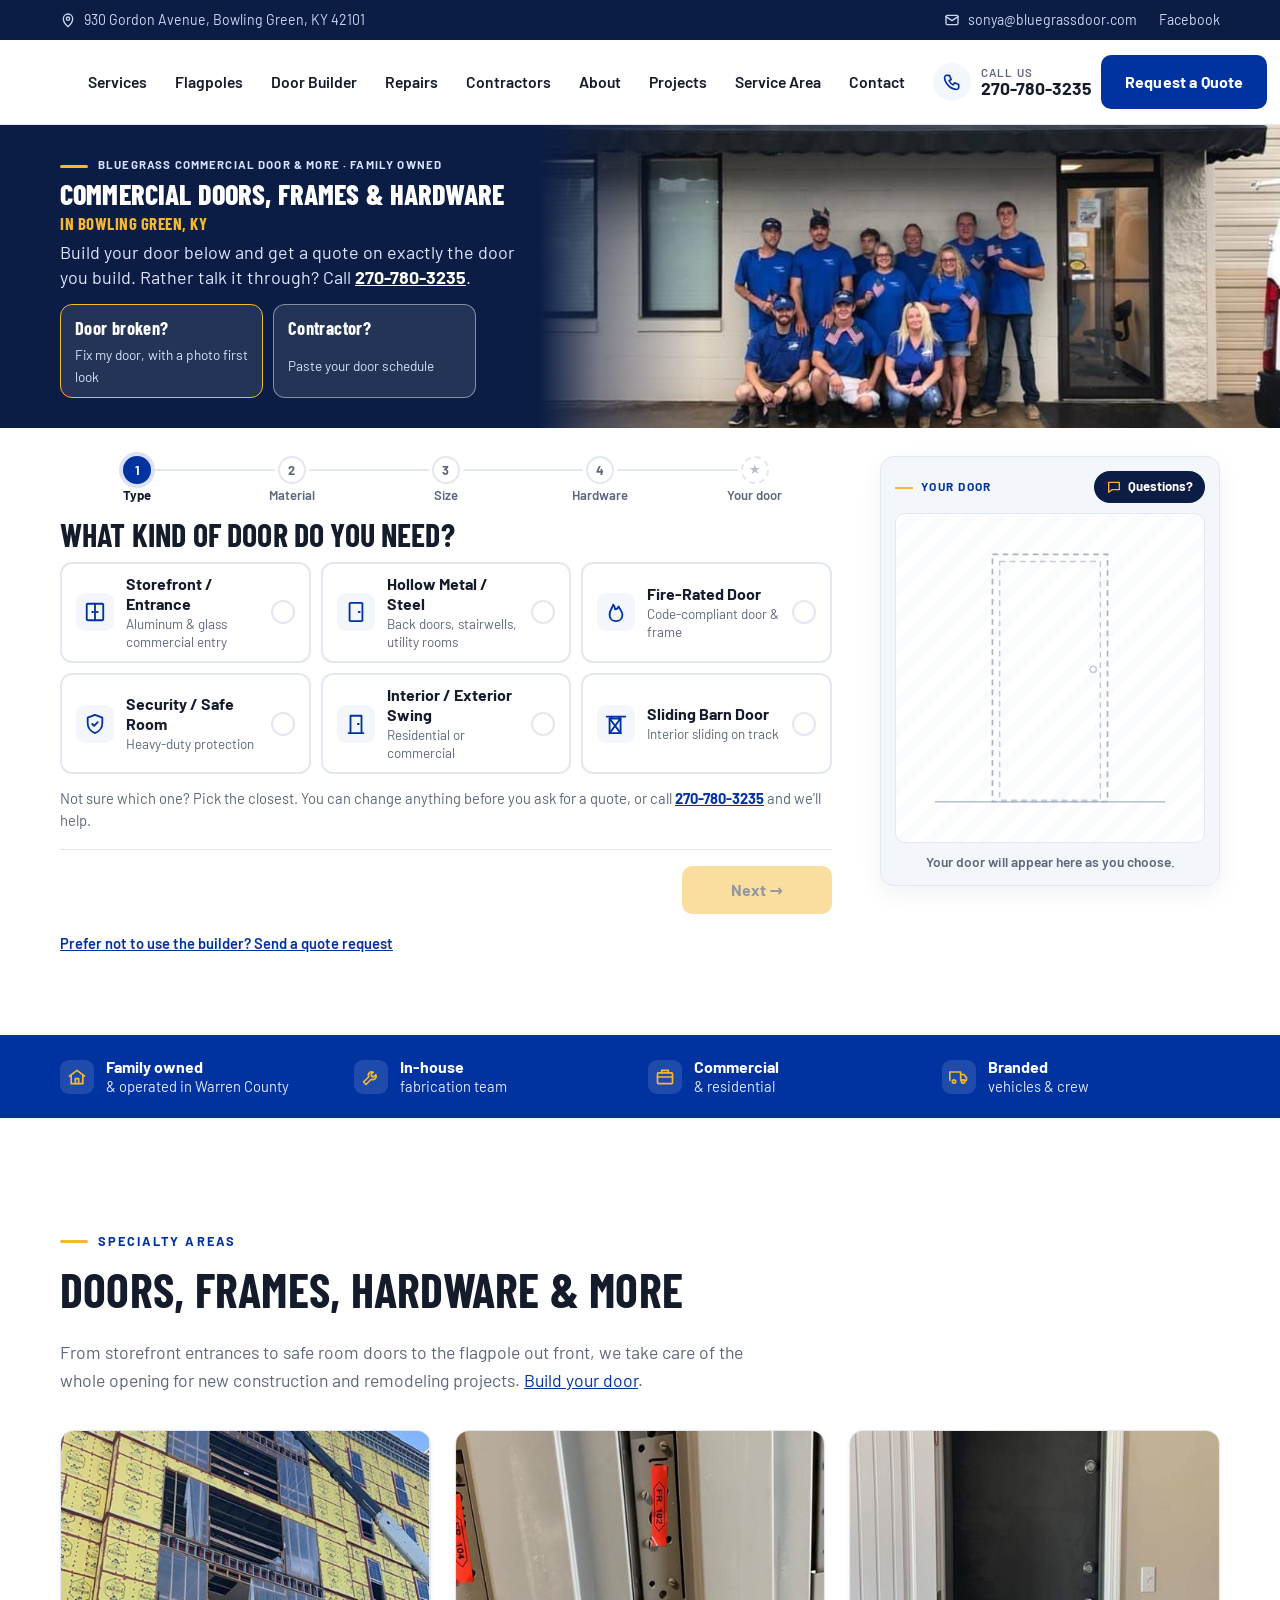
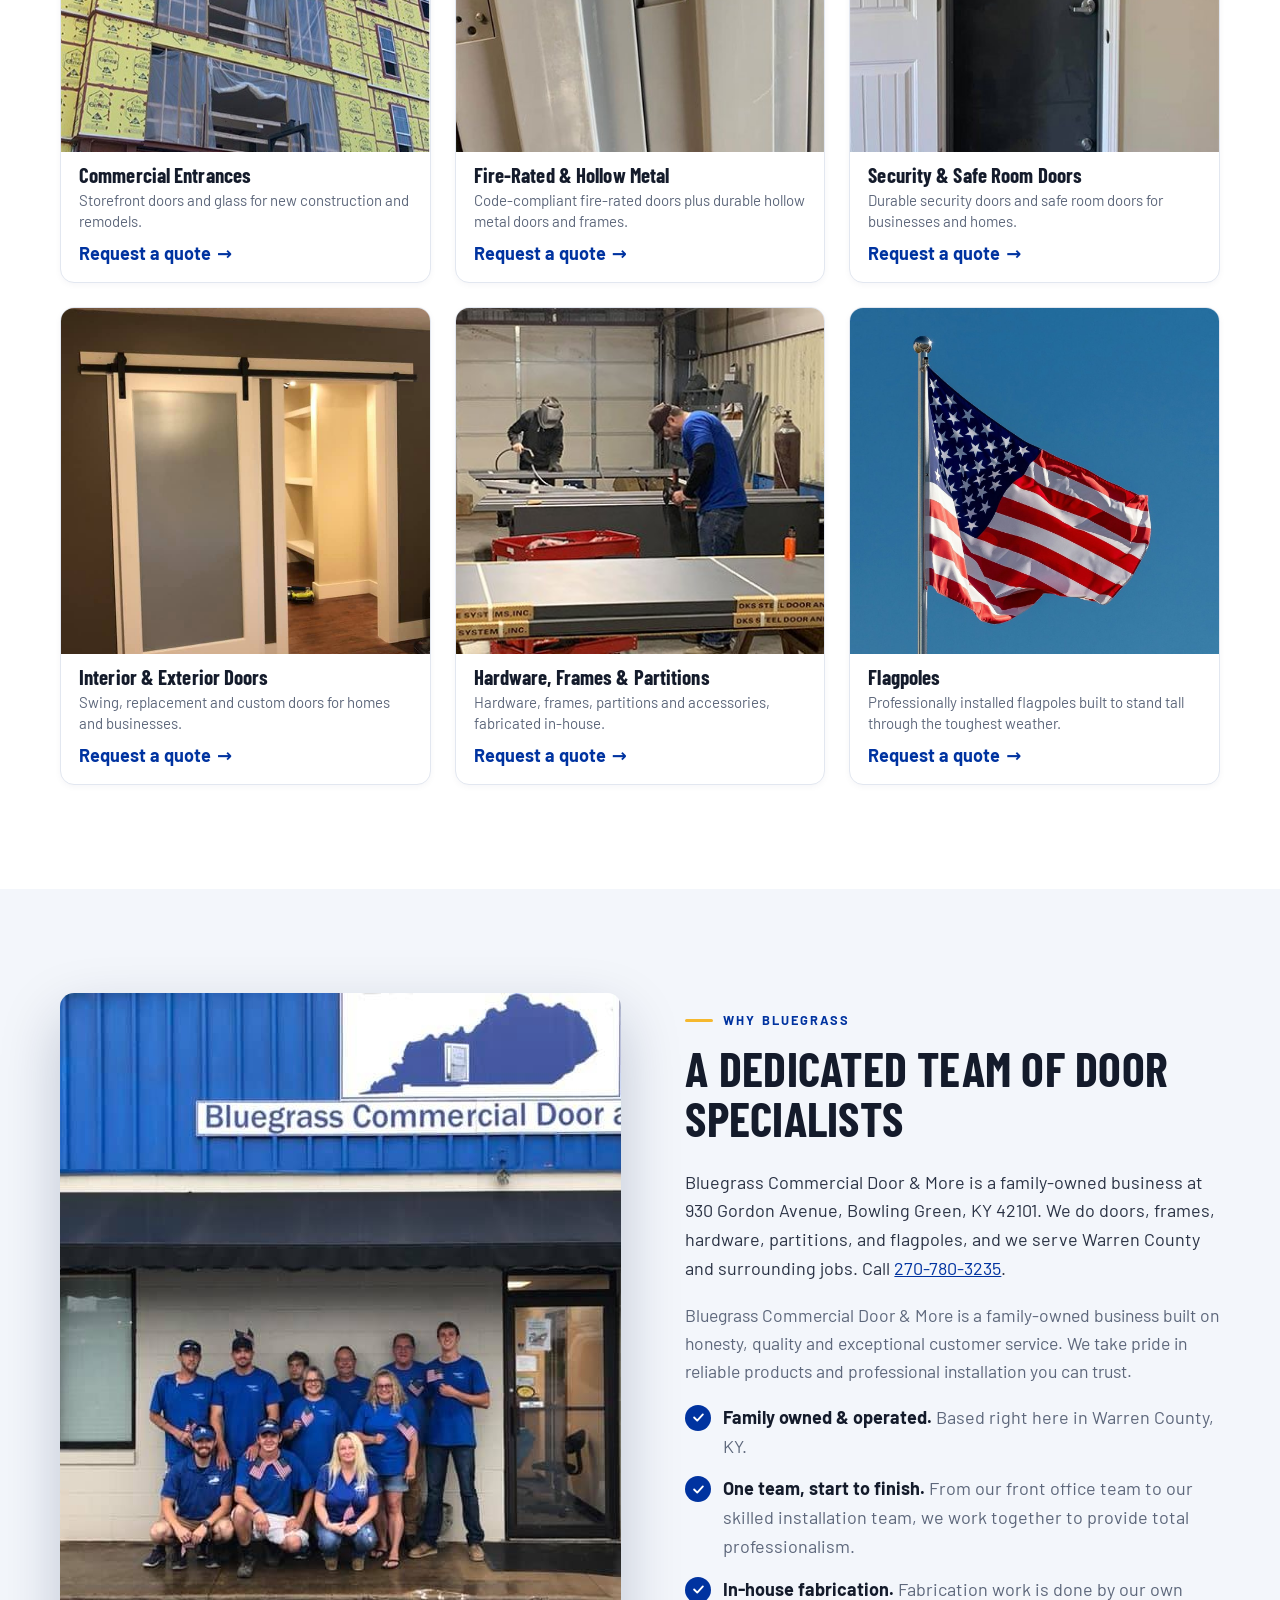
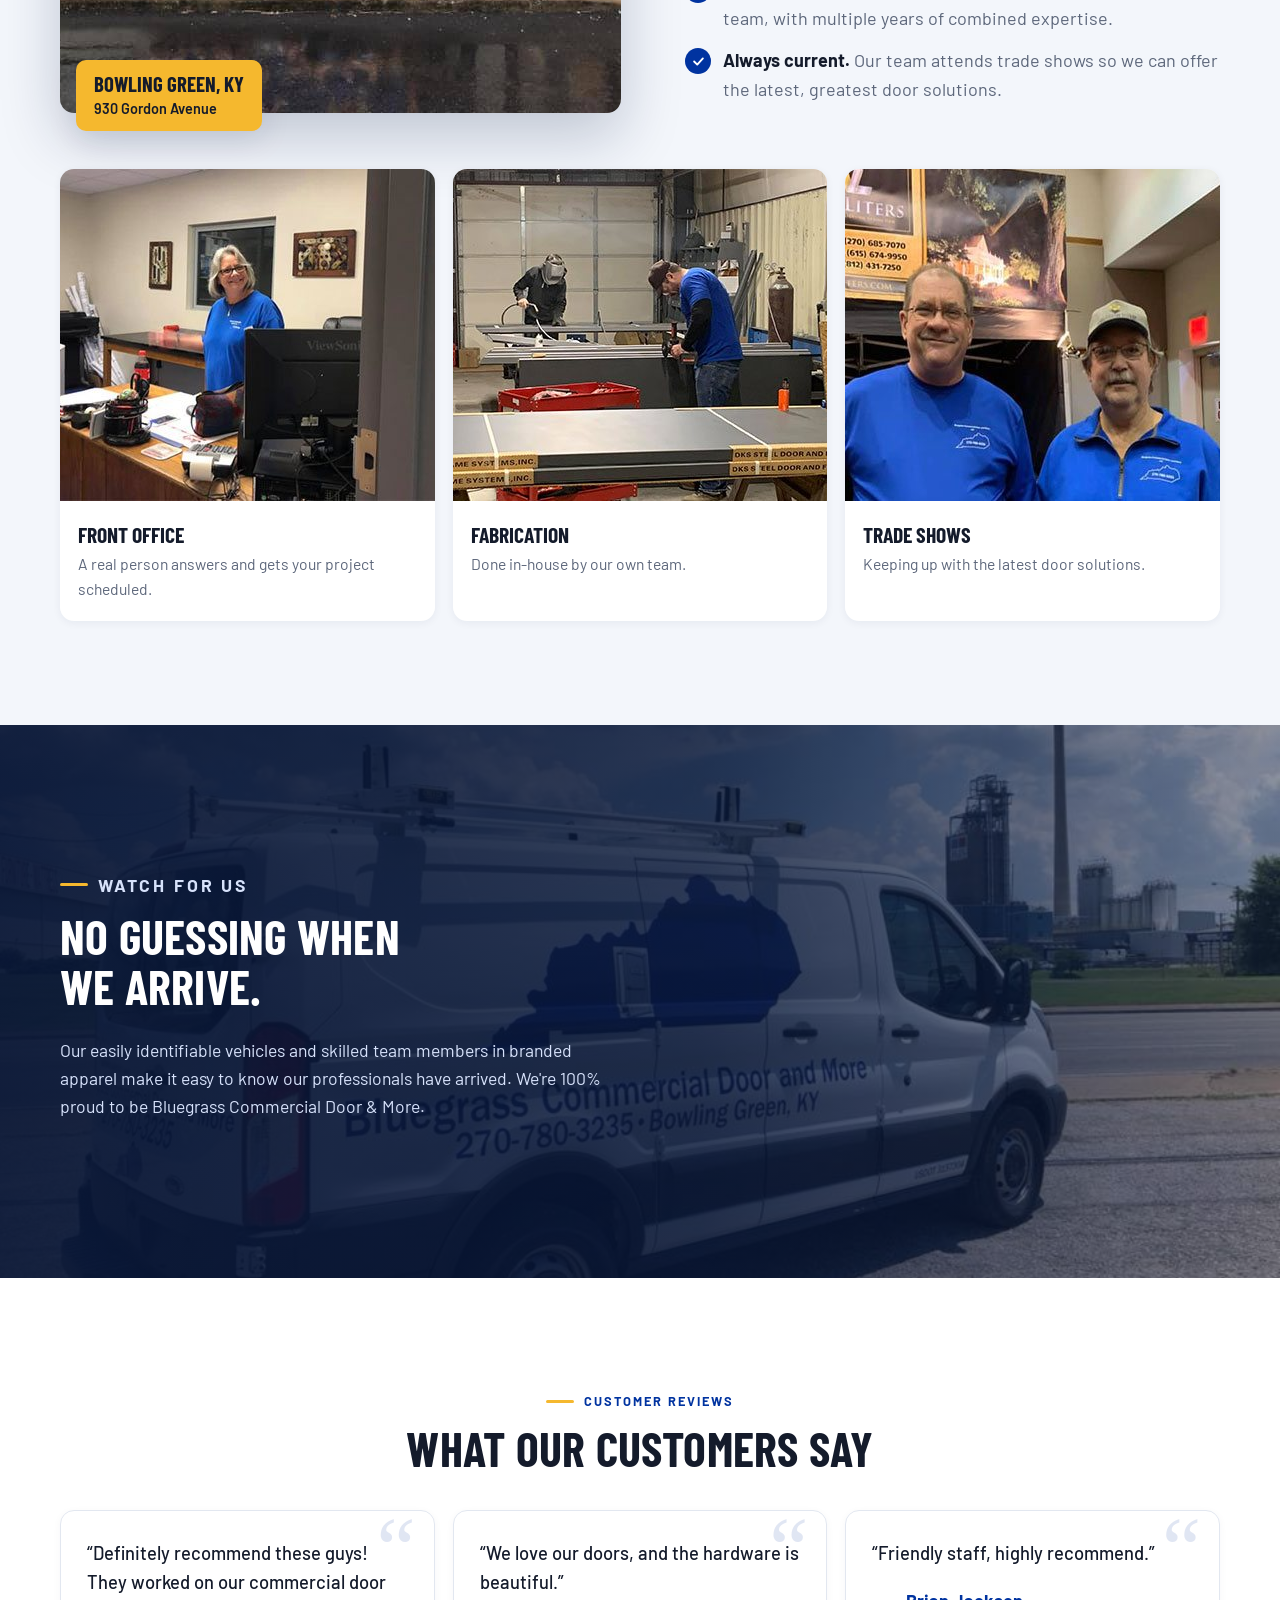
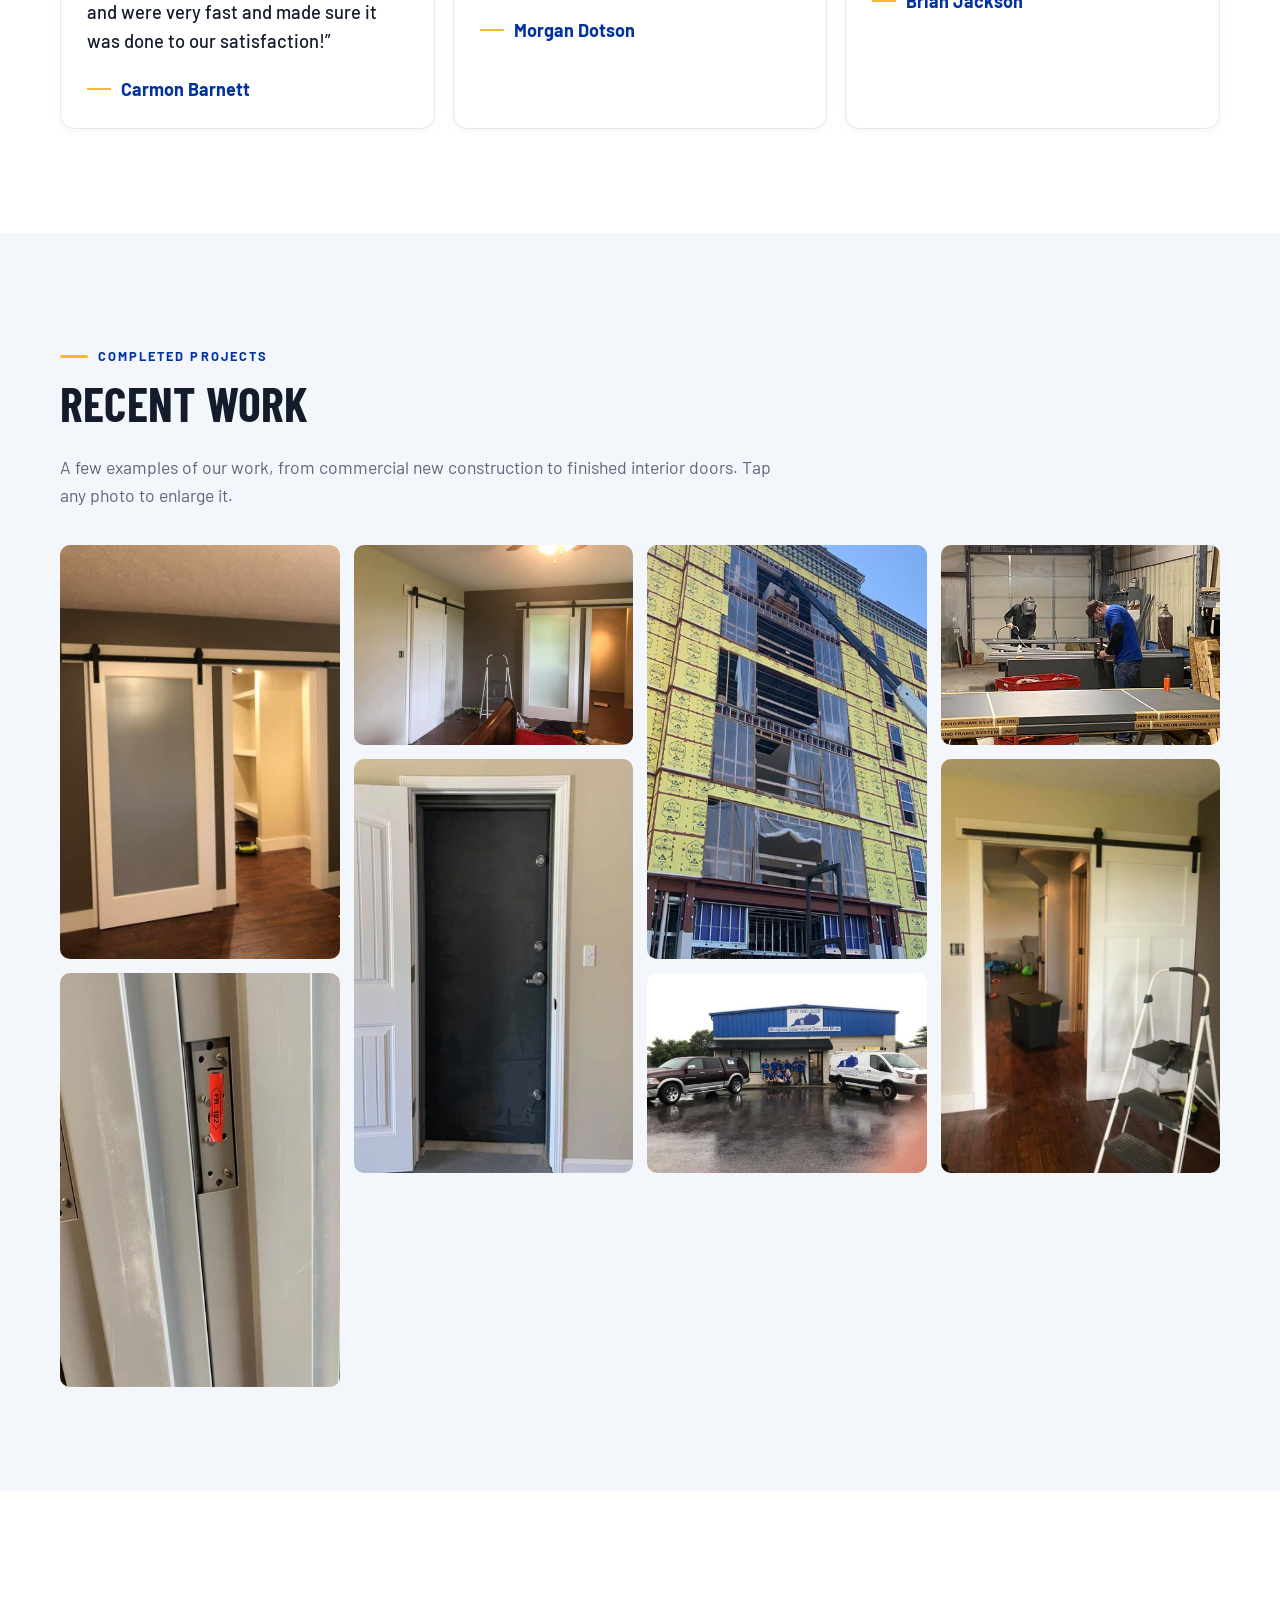
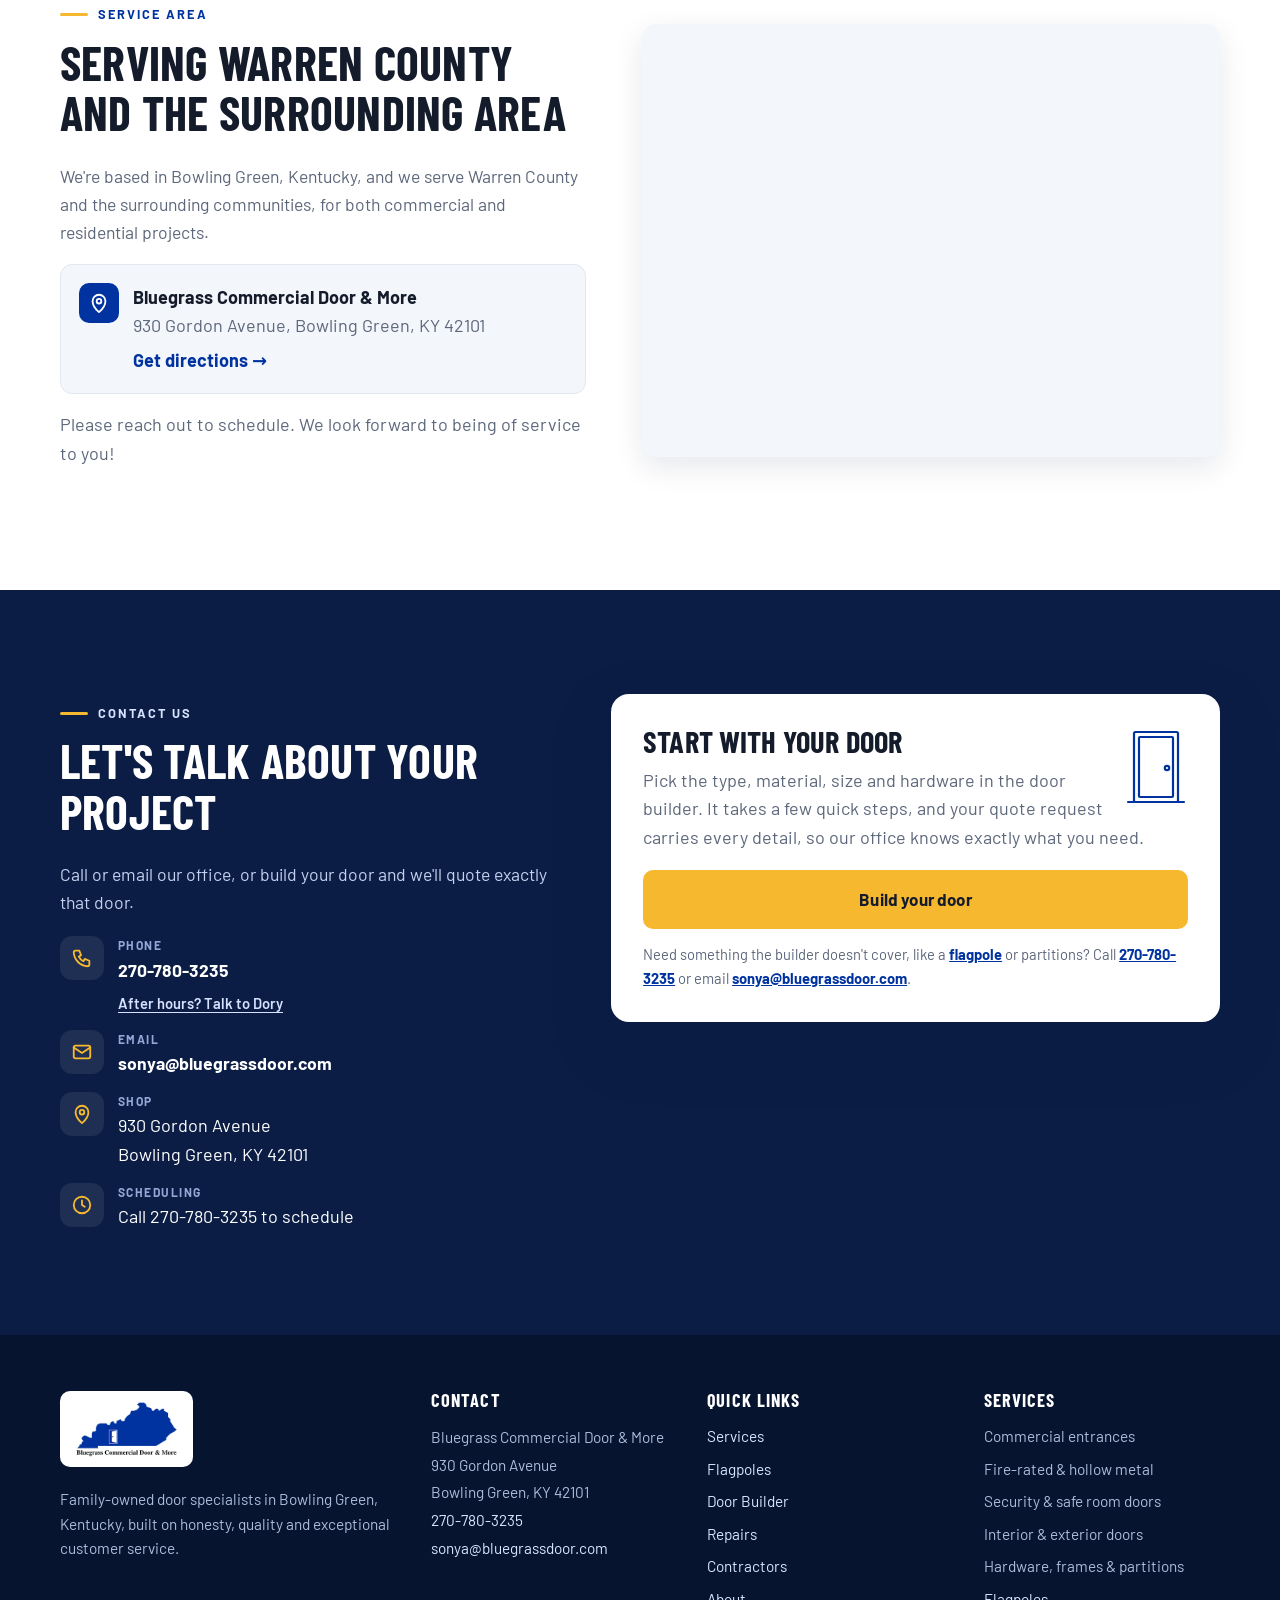
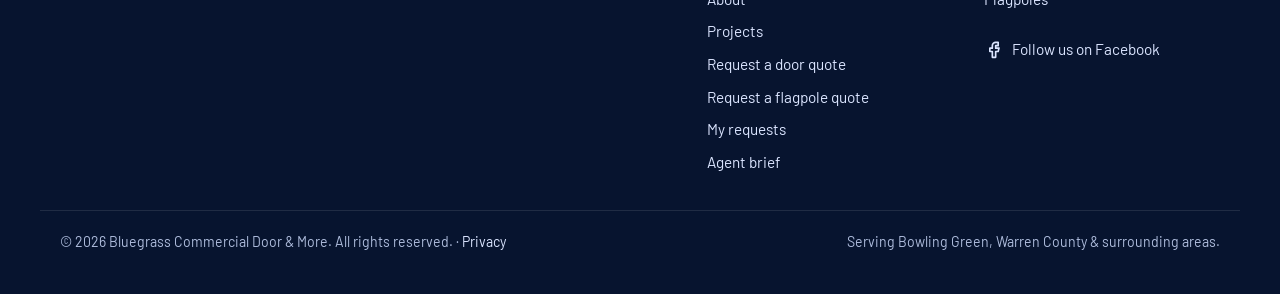
<file: shop.html>
<!DOCTYPE html>
<html lang="en">
<head>
  <meta charset="utf-8">
  <meta name="viewport" content="width=device-width, initial-scale=1">
  <meta name="robots" content="noindex,nofollow">
  <title>Door builder | Bluegrass Commercial Door &amp; More</title>
  <meta http-equiv="refresh" content="0; url=index.html#builder">
  <script>
    (function () {
      var h = (location.hash || "").replace(/^#/, "").toLowerCase();
      var to = "index.html#builder";
      if (h === "flagpoles" || h === "flagpole") to = "flagpoles.html";
      location.replace(to);
    })();
  </script>
</head>
<body>
  <p><a href="index.html#builder">Continue to the door builder</a></p>
</body>
</html>
</file>
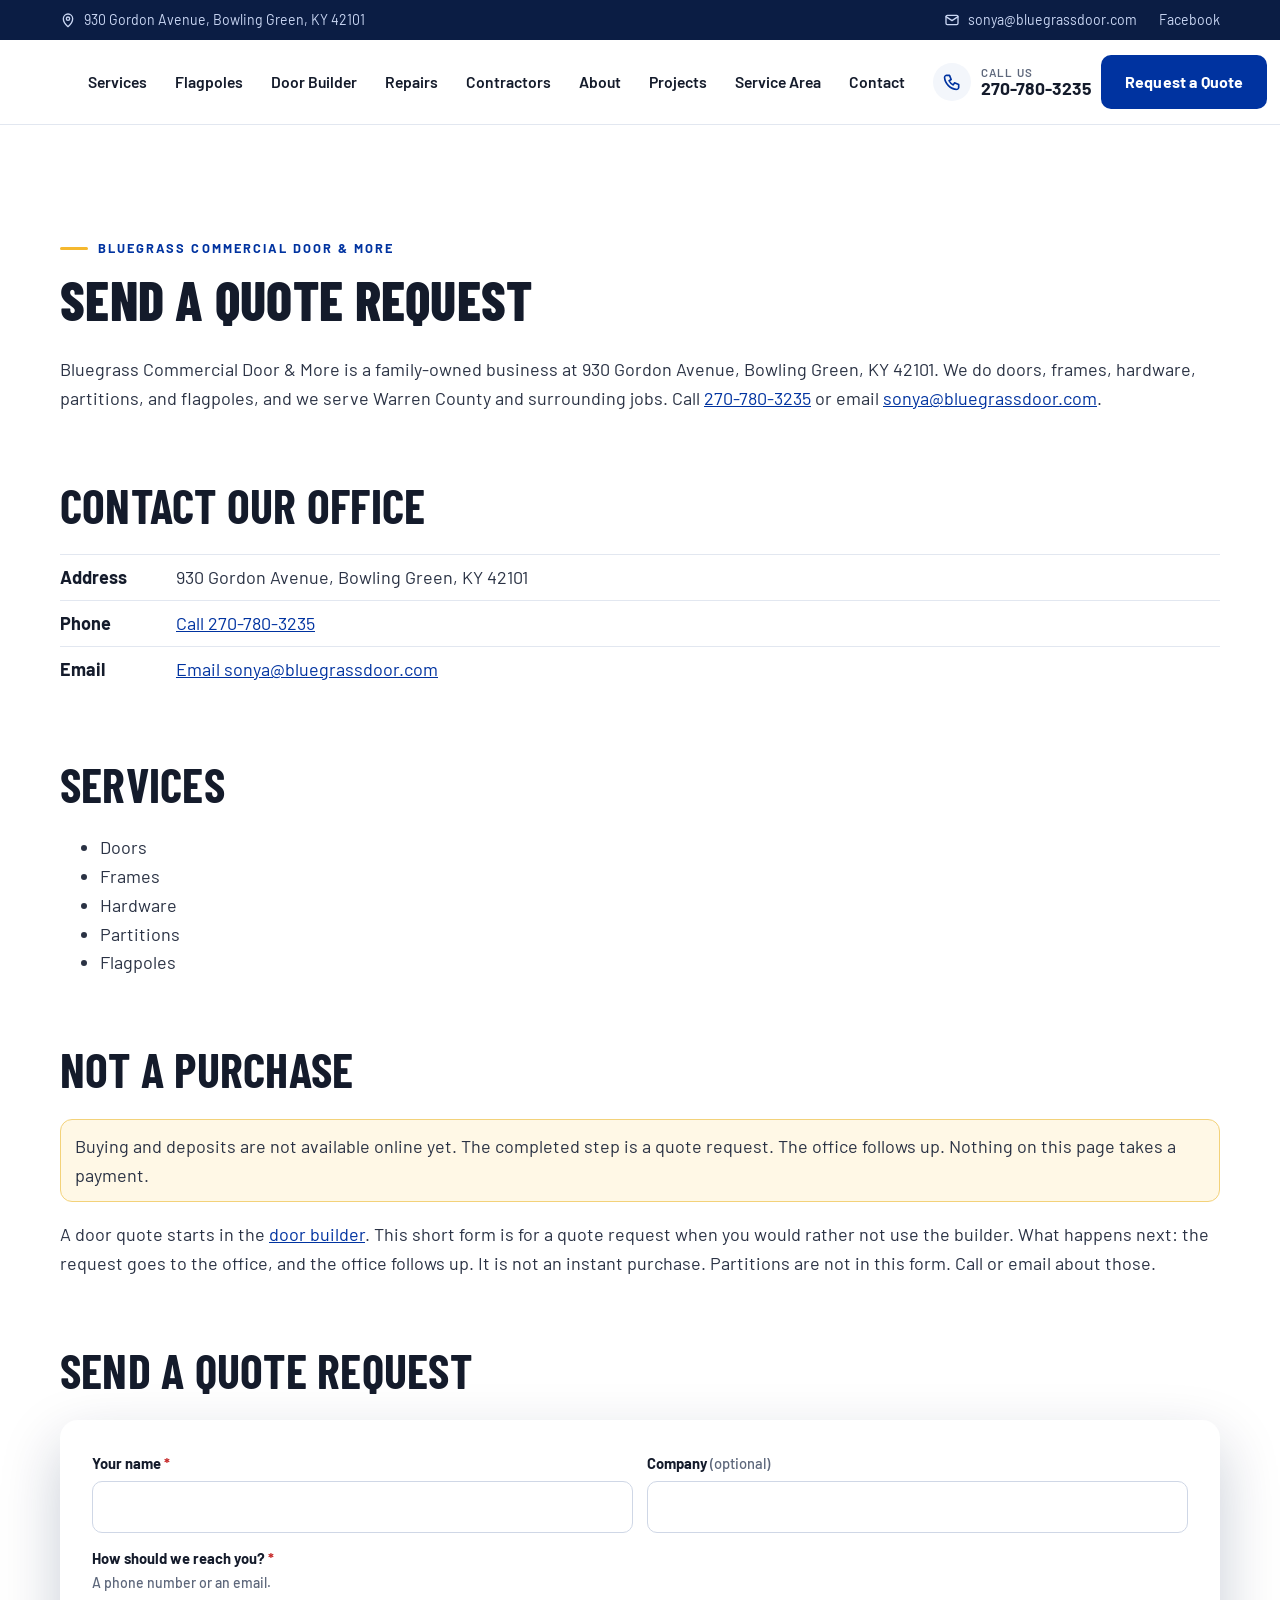
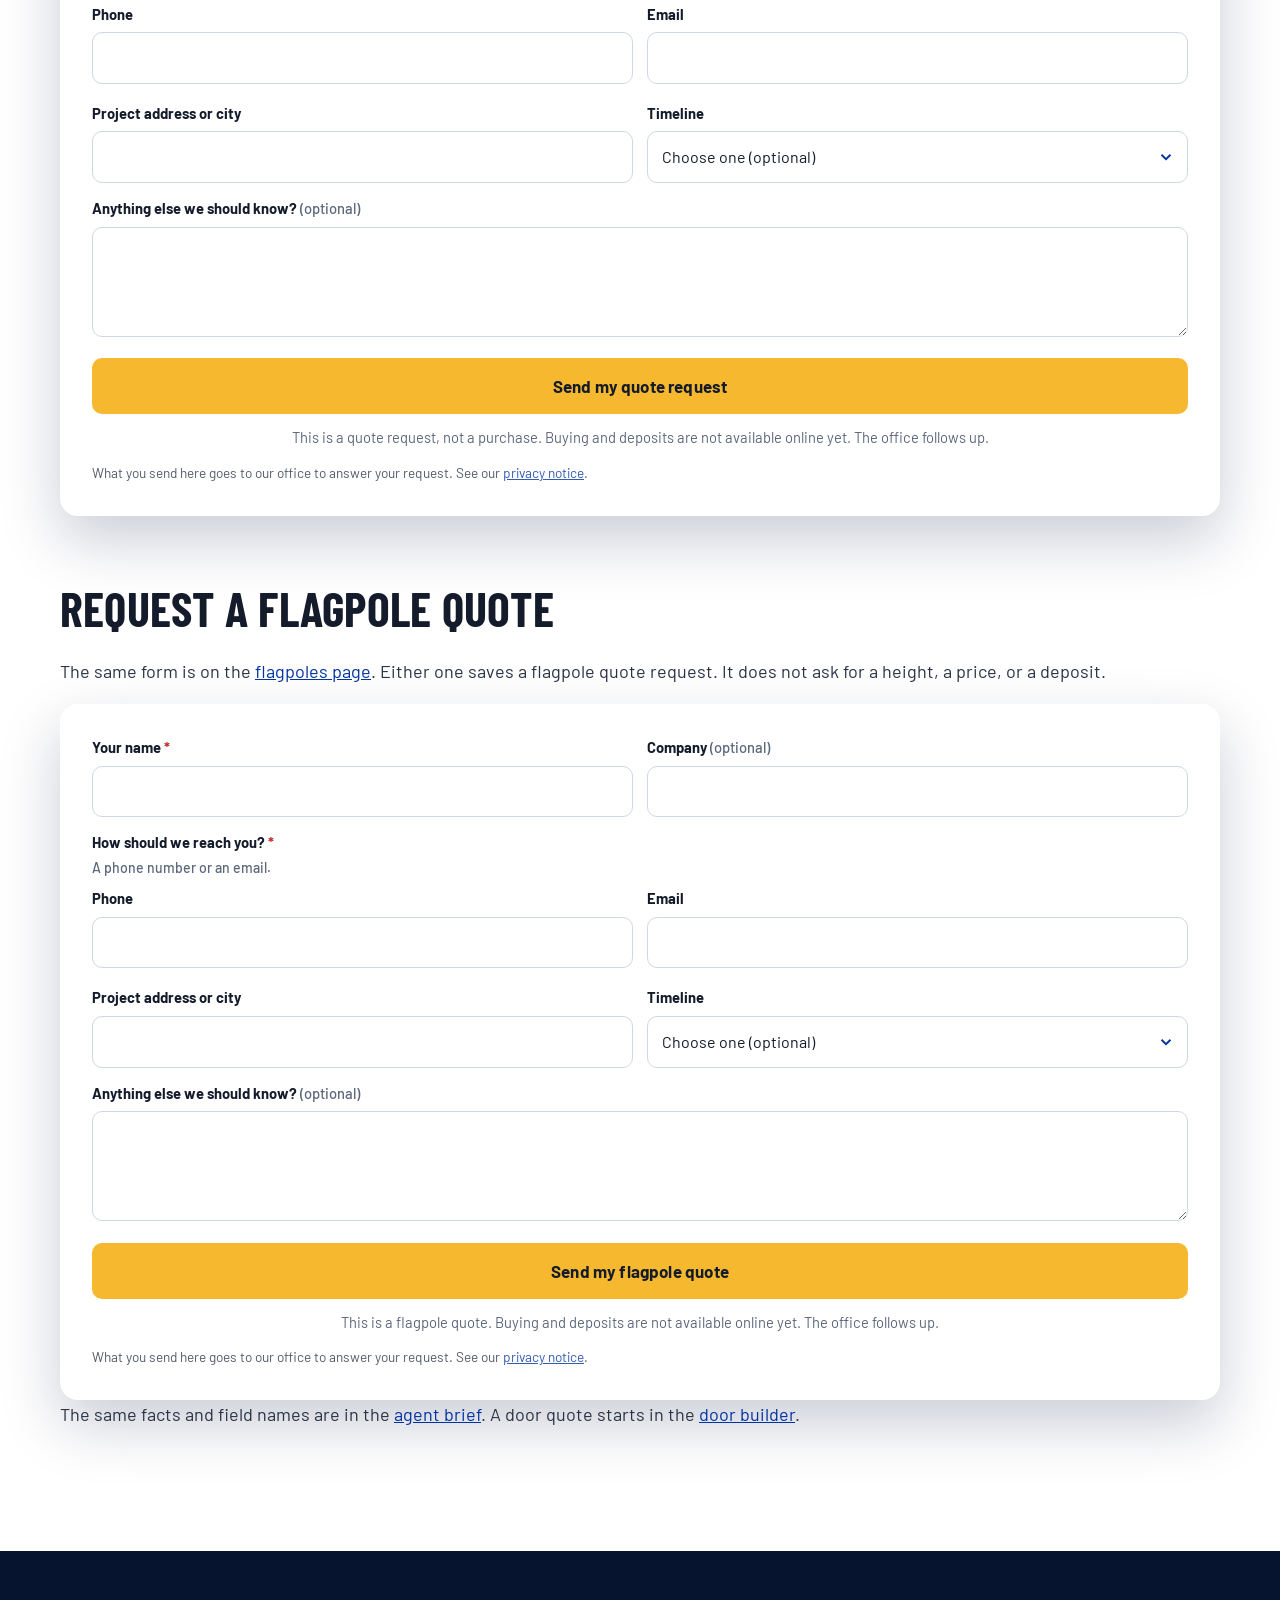
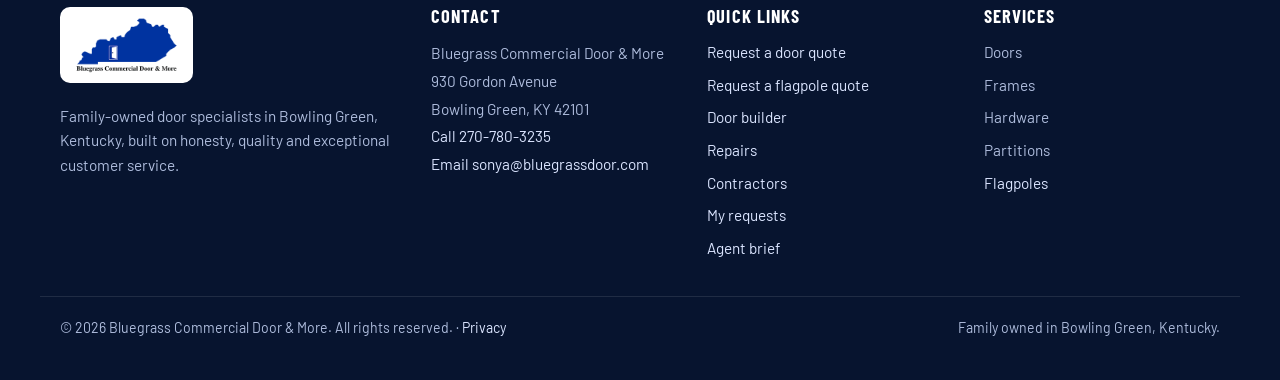
<file: start.html>
<!DOCTYPE html>
<html lang="en">
<head>
  <meta charset="utf-8">
  <meta name="viewport" content="width=device-width, initial-scale=1, viewport-fit=cover">
  <meta name="robots" content="noindex,nofollow">
  <title>Send a quote request | Bluegrass Commercial Door &amp; More</title>
  <meta name="description" content="Bluegrass Commercial Door &amp; More is a family-owned business at 930 Gordon Avenue, Bowling Green, KY 42101. Call 270-780-3235, email sonya@bluegrassdoor.com, or request a flagpole quote. A door quote starts in the door builder.">
  <meta name="theme-color" content="#0033A0">
  <meta property="og:type" content="website">
  <meta property="og:site_name" content="Bluegrass Commercial Door &amp; More">
  <meta property="og:title" content="Send a quote request | Bluegrass Commercial Door &amp; More">
  <meta property="og:description" content="Call 270-780-3235 or email sonya@bluegrassdoor.com. A door quote starts in the door builder. 930 Gordon Avenue, Bowling Green, KY 42101.">
  <link rel="describedby" href="llms.txt" type="text/plain" title="Agent brief">
  <link rel="icon" href="images/favicon-32.png" sizes="32x32">
  <link rel="icon" href="images/favicon-192.png" sizes="192x192">
  <link rel="apple-touch-icon" href="images/apple-touch-icon.png">
  <link rel="stylesheet" href="fonts/fonts.css">
  <link rel="stylesheet" href="styles.css?v=cc17">
  <link rel="stylesheet" href="start.css?v=st2">
  <script type="application/ld+json">
  {
    "@context": "https://schema.org",
    "@type": "LocalBusiness",
    "name": "Bluegrass Commercial Door & More",
    "telephone": "+1-270-780-3235",
    "email": "sonya@bluegrassdoor.com",
    "url": "https://bluegrassdoor.com/",
    "address": {
      "@type": "PostalAddress",
      "streetAddress": "930 Gordon Avenue",
      "addressLocality": "Bowling Green",
      "addressRegion": "KY",
      "postalCode": "42101",
      "addressCountry": "US"
    },
    "hasOfferCatalog": {
      "@type": "OfferCatalog",
      "name": "Services",
      "itemListElement": [
        { "@type": "Offer", "itemOffered": { "@type": "Service", "name": "Doors" } },
        { "@type": "Offer", "itemOffered": { "@type": "Service", "name": "Frames" } },
        { "@type": "Offer", "itemOffered": { "@type": "Service", "name": "Hardware" } },
        { "@type": "Offer", "itemOffered": { "@type": "Service", "name": "Partitions" } },
        { "@type": "Offer", "itemOffered": { "@type": "Service", "name": "Flagpoles" } }
      ]
    }
  }
  </script>
  <script src="track.js?v=priv1" defer></script>
</head>
<body>
  <a class="skip" href="#main">Skip to content</a>
  <div class="topbar">
    <div class="wrap topbar__inner">
      <span class="topbar__item">
        <svg aria-hidden="true" viewBox="0 0 24 24"><path d="M12 22s7-6.1 7-12a7 7 0 1 0-14 0c0 5.9 7 12 7 12z"/><circle cx="12" cy="10" r="2.5"/></svg>
        930 Gordon Avenue, Bowling Green, KY 42101
      </span>
      <span class="topbar__item topbar__right">
        <a href="mailto:sonya@bluegrassdoor.com">
          <svg aria-hidden="true" viewBox="0 0 24 24"><rect x="3" y="5" width="18" height="14" rx="2"/><path d="m3 7 9 6 9-6"/></svg>
          sonya@bluegrassdoor.com
        </a>
        <a href="https://www.facebook.com/bluegrasscommericaldoor" target="_blank" rel="noopener">Facebook</a>
      </span>
    </div>
  </div>

  <header class="header" id="top">
    <div class="wrap header__inner">
      <a class="brand" href="index.html" aria-label="Bluegrass Commercial Door &amp; More home">
        <img src="images/logo.png" width="270" height="144" alt="Bluegrass Commercial Door &amp; More logo">
      </a>
      <nav class="nav" id="site-nav" aria-label="Main">
        <ul class="nav__list">
          <li><a href="index.html#services">Services</a></li>
          <li><a href="flagpoles.html">Flagpoles</a></li>
          <li><a href="index.html#builder">Door Builder</a></li>
          <li><a href="service.html">Repairs</a></li>
          <li><a href="contractors.html">Contractors</a></li>
          <li><a href="index.html#about">About</a></li>
          <li><a href="index.html#projects">Projects</a></li>
          <li><a href="index.html#area">Service Area</a></li>
          <li><a href="index.html#contact">Contact</a></li>
        </ul>
        <div class="nav__mobile-extra">
          <a class="btn btn--primary btn--block" href="tel:+12707803235">Call 270-780-3235</a>
          <a class="btn btn--outline btn--block" href="index.html#builder">Request a Quote</a>
          <p class="nav__addr">930 Gordon Avenue<br>Bowling Green, KY 42101</p>
        </div>
      </nav>
      <div class="header__actions">
        <a class="header__phone" href="tel:+12707803235">
          <svg aria-hidden="true" viewBox="0 0 24 24"><path d="M5 4h4l2 5-2.5 1.5a11 11 0 0 0 5 5L15 13l5 2v4a2 2 0 0 1-2 2A16 16 0 0 1 3 6a2 2 0 0 1 2-2"/></svg>
          <span><small>Call us</small>270-780-3235</span>
        </a>
        <a class="btn btn--primary header__cta" href="index.html#builder">Request a Quote</a>
        <button class="menu-toggle" type="button" aria-controls="site-nav" aria-expanded="false" aria-label="Open menu">
          <span></span><span></span><span></span>
        </button>
      </div>
    </div>
  </header>

  <main id="main">
    <section class="section start" aria-labelledby="start-title">
      <div class="wrap">
        <p class="eyebrow">Bluegrass Commercial Door &amp; More</p>
        <h1 id="start-title">Send a quote request</h1>
        <p class="site-summary">Bluegrass Commercial Door &amp; More is a family-owned business at 930 Gordon Avenue, Bowling Green, KY 42101. We do doors, frames, hardware, partitions, and flagpoles, and we serve Warren County and surrounding jobs. Call <a href="tel:+12707803235">270-780-3235</a> or email <a href="mailto:sonya@bluegrassdoor.com">sonya@bluegrassdoor.com</a>.</p>

        <h2>Contact our office</h2>
        <dl class="start-facts">
          <div>
            <dt>Address</dt>
            <dd>930 Gordon Avenue, Bowling Green, KY 42101</dd>
          </div>
          <div>
            <dt>Phone</dt>
            <dd><a href="tel:+12707803235">Call 270-780-3235</a></dd>
          </div>
          <div>
            <dt>Email</dt>
            <dd><a href="mailto:sonya@bluegrassdoor.com">Email sonya@bluegrassdoor.com</a></dd>
          </div>
        </dl>

        <h2>Services</h2>
        <ul>
          <li>Doors</li>
          <li>Frames</li>
          <li>Hardware</li>
          <li>Partitions</li>
          <li>Flagpoles</li>
        </ul>

        <h2 id="not-a-purchase">Not a purchase</h2>
        <p class="start-note">Buying and deposits are not available online yet. The completed step is a quote request. The office follows up. Nothing on this page takes a payment.</p>

        <p>A door quote starts in the <a href="index.html#builder">door builder</a>. This short form is for a quote request when you would rather not use the builder. What happens next: the request goes to the office, and the office follows up. It is not an instant purchase. Partitions are not in this form. Call or email about those.</p>

        <h2 id="manual">Send a quote request</h2>
        <div class="quote" id="door-ask">
          <form class="qform" id="door-form" action="#manual" method="post" novalidate>
            <div class="field-row">
              <div class="field">
                <label for="door-name">Your name <span class="req" aria-hidden="true">*</span></label>
                <input id="door-name" name="name" type="text" autocomplete="name" required aria-required="true" maxlength="80">
                <p class="field__err" id="door-name-err">Please enter your name.</p>
              </div>
              <div class="field">
                <label for="door-company">Company <span class="opt-l">(optional)</span></label>
                <input id="door-company" name="company" type="text" autocomplete="organization" maxlength="80">
              </div>
            </div>
            <fieldset class="field-set" id="door-reach">
              <legend>How should we reach you? <span class="req" aria-hidden="true">*</span> <span class="legend-sub">A phone number or an email.</span></legend>
              <div class="field-row">
                <div class="field">
                  <label for="door-phone">Phone</label>
                  <input id="door-phone" name="phone" type="tel" autocomplete="tel" inputmode="tel" maxlength="40">
                </div>
                <div class="field">
                  <label for="door-email">Email</label>
                  <input id="door-email" name="email" type="email" autocomplete="email" maxlength="120">
                </div>
              </div>
              <p class="field__err" id="door-reach-err">Please give us a phone number or an email address.</p>
            </fieldset>
            <div class="field-row">
              <div class="field">
                <label for="door-addr">Project address or city</label>
                <input id="door-addr" name="address" type="text" autocomplete="street-address" maxlength="160">
              </div>
              <div class="field">
                <label for="door-when">Timeline</label>
                <select id="door-when" name="timeline">
                  <option value="">Choose one (optional)</option>
                  <option>As soon as possible</option>
                  <option>Within 1 month</option>
                  <option>1–3 months</option>
                  <option>Planning / bidding</option>
                </select>
              </div>
            </div>
            <div class="field">
              <label for="door-notes">Anything else we should know? <span class="opt-l">(optional)</span></label>
              <textarea id="door-notes" name="notes" rows="3" maxlength="1000"></textarea>
            </div>
            <button class="btn btn--accent btn--lg btn--block" type="submit" id="door-submit">Send my quote request</button>
            <div class="q-senderr" id="door-send-err" role="alert" hidden></div>
            <p class="quote__fine">This is a quote request, not a purchase. Buying and deposits are not available online yet. The office follows up.</p>
          </form>
<p class="form-privacy" style="font-size:.85rem;opacity:.8;margin:.75rem 0 0">What you send here goes to our office to answer your request. See our <a href="privacy.html">privacy notice</a>.</p>
        </div>
        <div class="quote quote__done" id="door-done" hidden tabindex="-1">
          <h2>Your quote request is in.</h2>
          <p>Reference <strong id="door-ref"></strong>. This is a quote request, not a purchase. Buying and deposits are not available online. Our office follows up.</p>
          <p>Call <a href="tel:+12707803235">270-780-3235</a> or email <a href="mailto:sonya@bluegrassdoor.com">sonya@bluegrassdoor.com</a>.</p>
        </div>

        <h2 id="flagpole-job">Request a flagpole quote</h2>
        <p>The same form is on the <a href="flagpoles.html#quote">flagpoles page</a>. Either one saves a flagpole quote request. It does not ask for a height, a price, or a deposit.</p>
        <div class="quote" id="flag-ask">
          <form class="qform" id="flagpole-form" action="#flagpole-form" method="post" novalidate>
            <div class="field-row">
              <div class="field">
                <label for="flag-name">Your name <span class="req" aria-hidden="true">*</span></label>
                <input id="flag-name" name="name" type="text" autocomplete="name" required aria-required="true" maxlength="80">
                <p class="field__err" id="flag-name-err">Please enter your name.</p>
              </div>
              <div class="field">
                <label for="flag-company">Company <span class="opt-l">(optional)</span></label>
                <input id="flag-company" name="company" type="text" autocomplete="organization" maxlength="80">
              </div>
            </div>
            <fieldset class="field-set" id="flag-reach">
              <legend>How should we reach you? <span class="req" aria-hidden="true">*</span> <span class="legend-sub">A phone number or an email.</span></legend>
              <div class="field-row">
                <div class="field">
                  <label for="flag-phone">Phone</label>
                  <input id="flag-phone" name="phone" type="tel" autocomplete="tel" inputmode="tel" maxlength="40">
                </div>
                <div class="field">
                  <label for="flag-email">Email</label>
                  <input id="flag-email" name="email" type="email" autocomplete="email" maxlength="120">
                </div>
              </div>
              <p class="field__err" id="flag-reach-err">Please give us a phone number or an email address.</p>
            </fieldset>
            <div class="field-row">
              <div class="field">
                <label for="flag-addr">Project address or city</label>
                <input id="flag-addr" name="address" type="text" autocomplete="street-address" maxlength="160">
              </div>
              <div class="field">
                <label for="flag-when">Timeline</label>
                <select id="flag-when" name="timeline">
                  <option value="">Choose one (optional)</option>
                  <option>As soon as possible</option>
                  <option>Within 1 month</option>
                  <option>1–3 months</option>
                  <option>Planning / bidding</option>
                </select>
              </div>
            </div>
            <div class="field">
              <label for="flag-notes">Anything else we should know? <span class="opt-l">(optional)</span></label>
              <textarea id="flag-notes" name="notes" rows="3" maxlength="1000"></textarea>
            </div>
            <button class="btn btn--accent btn--lg btn--block" type="submit" id="flag-submit">Send my flagpole quote</button>
            <div class="q-senderr" id="flag-send-err" role="alert" hidden></div>
            <p class="quote__fine">This is a flagpole quote. Buying and deposits are not available online yet. The office follows up.</p>
          </form>
<p class="form-privacy" style="font-size:.85rem;opacity:.8;margin:.75rem 0 0">What you send here goes to our office to answer your request. See our <a href="privacy.html">privacy notice</a>.</p>
        </div>
        <div class="quote quote__done" id="flag-done" hidden tabindex="-1">
          <h2>Your flagpole quote is in.</h2>
          <p>Reference <strong id="flag-ref"></strong>. This is a flagpole quote request, not a purchase. Buying and deposits are not available online. Our office follows up.</p>
          <p>Call <a href="tel:+12707803235">270-780-3235</a> or email <a href="mailto:sonya@bluegrassdoor.com">sonya@bluegrassdoor.com</a>.</p>
        </div>

        <p>The same facts and field names are in the <a href="llms.txt">agent brief</a>. A door quote starts in the <a href="index.html#builder">door builder</a>.</p>
      </div>
    </section>
  </main>

  <footer class="footer">
    <div class="wrap footer__grid">
      <div class="footer__brand">
        <a class="footer__logo" href="index.html"><img src="images/logo.png" width="270" height="144" alt="Bluegrass Commercial Door &amp; More"></a>
        <p>Family-owned door specialists in Bowling Green, Kentucky, built on honesty, quality and exceptional customer service.</p>
      </div>
      <div>
        <h4>Contact</h4>
        <address>
          Bluegrass Commercial Door &amp; More<br>
          930 Gordon Avenue<br>
          Bowling Green, KY 42101<br>
          <a href="tel:+12707803235">Call 270-780-3235</a><br>
          <a href="mailto:sonya@bluegrassdoor.com">Email sonya@bluegrassdoor.com</a>
        </address>
      </div>
      <div>
        <h4>Quick links</h4>
        <ul>
          <li><a href="index.html#builder">Request a door quote</a></li>
          <li><a href="#flagpole-form">Request a flagpole quote</a></li>
          <li><a href="index.html#builder">Door builder</a></li>
          <li><a href="service.html">Repairs</a></li>
          <li><a href="contractors.html">Contractors</a></li>
          <li><a href="my-requests.html">My requests</a></li>
          <li><a href="llms.txt">Agent brief</a></li>
        </ul>
      </div>
      <div>
        <h4>Services</h4>
        <ul>
          <li>Doors</li>
          <li>Frames</li>
          <li>Hardware</li>
          <li>Partitions</li>
          <li><a href="flagpoles.html">Flagpoles</a></li>
        </ul>
      </div>
    </div>
    <div class="wrap footer__bottom">
      <p>&copy; <span id="year">2026</span> Bluegrass Commercial Door &amp; More. All rights reserved. &middot; <a href="privacy.html">Privacy</a></p>
      <p>Family owned in Bowling Green, Kentucky.</p>
    </div>
  </footer>

  <div class="callbar start-callbar is-visible" aria-label="Quick actions">
    <a class="callbar__call" href="tel:+12707803235">Call 270-780-3235</a>
    <a class="callbar__quote" href="index.html#builder">Request a Quote</a>
  </div>

  <script src="door-spec.js?v=spec3"></script>
  <script src="start.js?v=st4"></script>
</body>
</html>
</file>
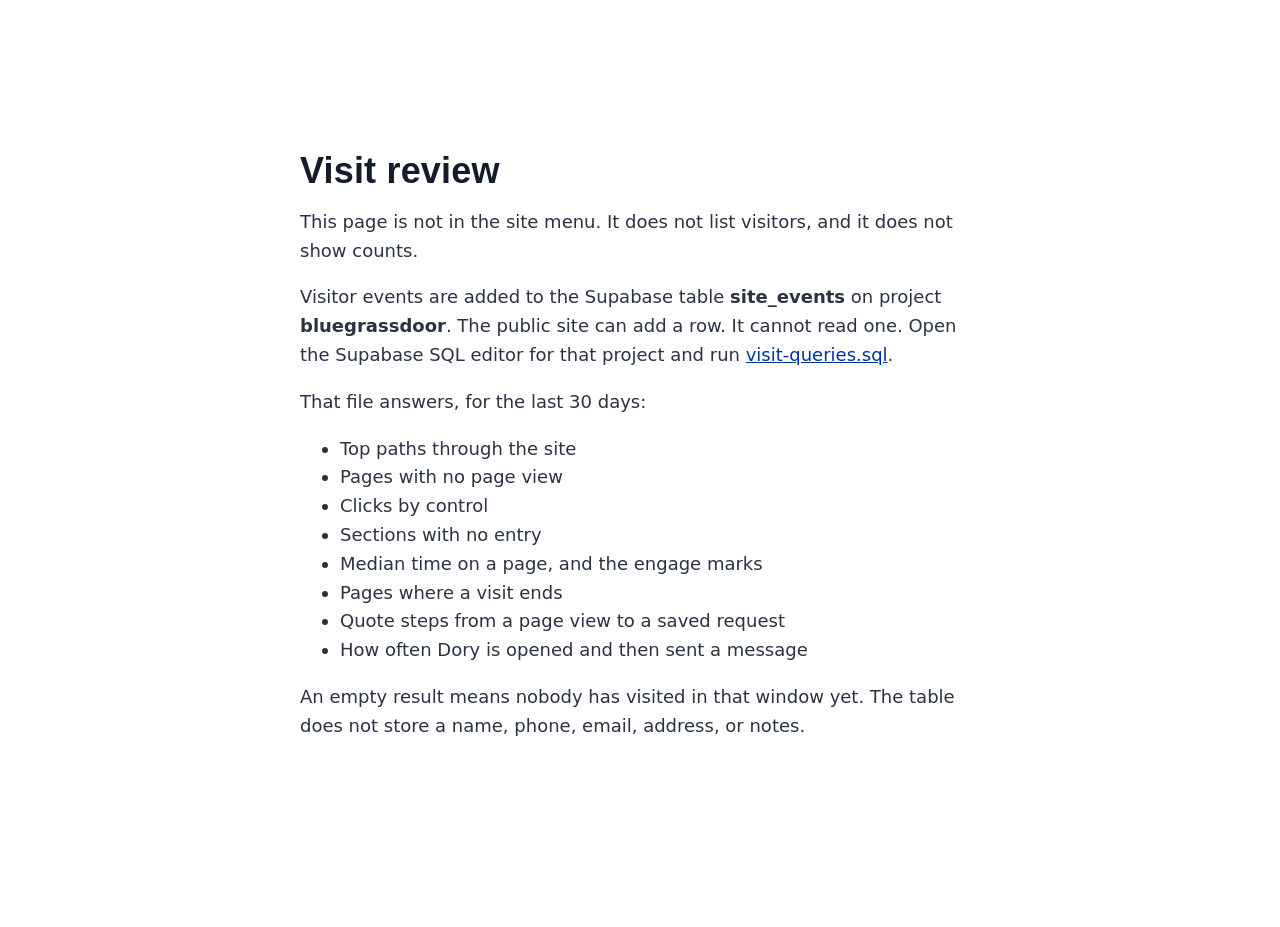
<file: visit-review.html>
<!DOCTYPE html>
<html lang="en">
<head>
  <meta charset="utf-8">
  <meta name="viewport" content="width=device-width, initial-scale=1">
  <meta name="robots" content="noindex,nofollow">
  <title>Visit review | Bluegrass Commercial Door &amp; More</title>
  <link rel="stylesheet" href="styles.css?v=cc17">
  <script src="track.js?v=priv1" defer></script>
</head>
<body>
  <main class="section" id="main">
    <div class="wrap" style="max-width: 720px; padding-top: 48px; padding-bottom: 64px;">
      <h1>Visit review</h1>
      <p>This page is not in the site menu. It does not list visitors, and it does not show counts.</p>
      <p>Visitor events are added to the Supabase table <strong>site_events</strong> on project <strong>bluegrassdoor</strong>. The public site can add a row. It cannot read one. Open the Supabase SQL editor for that project and run <a href="visit-queries.sql">visit-queries.sql</a>.</p>
      <p>That file answers, for the last 30 days:</p>
      <ul>
        <li>Top paths through the site</li>
        <li>Pages with no page view</li>
        <li>Clicks by control</li>
        <li>Sections with no entry</li>
        <li>Median time on a page, and the engage marks</li>
        <li>Pages where a visit ends</li>
        <li>Quote steps from a page view to a saved request</li>
        <li>How often Dory is opened and then sent a message</li>
      </ul>
      <p>An empty result means nobody has visited in that window yet. The table does not store a name, phone, email, address, or notes.</p>
    </div>
  </main>
</body>
</html>
</file>
<file: fonts/fonts.css>
/* Self-hosted Barlow and Barlow Condensed (SIL Open Font License), latin subset. */
@font-face {
  font-family: 'Barlow';
  font-style: normal;
  font-weight: 400;
  font-display: swap;
  src: url('Barlow-400.woff2') format('woff2');
  unicode-range: U+0000-00FF, U+0131, U+0152-0153, U+02BB-02BC, U+02C6, U+02DA, U+02DC, U+0304, U+0308, U+0329, U+2000-206F, U+20AC, U+2122, U+2191, U+2193, U+2212, U+2215, U+FEFF, U+FFFD;
}

@font-face {
  font-family: 'Barlow';
  font-style: normal;
  font-weight: 500;
  font-display: swap;
  src: url('Barlow-500.woff2') format('woff2');
  unicode-range: U+0000-00FF, U+0131, U+0152-0153, U+02BB-02BC, U+02C6, U+02DA, U+02DC, U+0304, U+0308, U+0329, U+2000-206F, U+20AC, U+2122, U+2191, U+2193, U+2212, U+2215, U+FEFF, U+FFFD;
}

@font-face {
  font-family: 'Barlow';
  font-style: normal;
  font-weight: 600;
  font-display: swap;
  src: url('Barlow-600.woff2') format('woff2');
  unicode-range: U+0000-00FF, U+0131, U+0152-0153, U+02BB-02BC, U+02C6, U+02DA, U+02DC, U+0304, U+0308, U+0329, U+2000-206F, U+20AC, U+2122, U+2191, U+2193, U+2212, U+2215, U+FEFF, U+FFFD;
}

@font-face {
  font-family: 'Barlow';
  font-style: normal;
  font-weight: 700;
  font-display: swap;
  src: url('Barlow-700.woff2') format('woff2');
  unicode-range: U+0000-00FF, U+0131, U+0152-0153, U+02BB-02BC, U+02C6, U+02DA, U+02DC, U+0304, U+0308, U+0329, U+2000-206F, U+20AC, U+2122, U+2191, U+2193, U+2212, U+2215, U+FEFF, U+FFFD;
}

@font-face {
  font-family: 'Barlow Condensed';
  font-style: normal;
  font-weight: 600;
  font-display: swap;
  src: url('BarlowCondensed-600.woff2') format('woff2');
  unicode-range: U+0000-00FF, U+0131, U+0152-0153, U+02BB-02BC, U+02C6, U+02DA, U+02DC, U+0304, U+0308, U+0329, U+2000-206F, U+20AC, U+2122, U+2191, U+2193, U+2212, U+2215, U+FEFF, U+FFFD;
}

@font-face {
  font-family: 'Barlow Condensed';
  font-style: normal;
  font-weight: 700;
  font-display: swap;
  src: url('BarlowCondensed-700.woff2') format('woff2');
  unicode-range: U+0000-00FF, U+0131, U+0152-0153, U+02BB-02BC, U+02C6, U+02DA, U+02DC, U+0304, U+0308, U+0329, U+2000-206F, U+20AC, U+2122, U+2191, U+2193, U+2212, U+2215, U+FEFF, U+FFFD;
}

@font-face {
  font-family: 'Barlow Condensed';
  font-style: normal;
  font-weight: 800;
  font-display: swap;
  src: url('BarlowCondensed-800.woff2') format('woff2');
  unicode-range: U+0000-00FF, U+0131, U+0152-0153, U+02BB-02BC, U+02C6, U+02DA, U+02DC, U+0304, U+0308, U+0329, U+2000-206F, U+20AC, U+2122, U+2191, U+2193, U+2212, U+2215, U+FEFF, U+FFFD;
}
</file>
<file: styles.css>
/* Bluegrass Commercial Door & More */
:root {
  --blue: #0033a0;
  --blue-600: #002a85;
  --navy: #0b1d44;
  --navy-2: #102a5e;
  --ink: #141b2b;
  --text: #2a3244;
  --muted: #5d677b;
  --line: #e2e7f0;
  --soft: #f3f6fb;
  --white: #fff;
  --amber: #f5b82e;
  --amber-600: #e0a31a;
  --radius: 14px;
  --radius-sm: 10px;
  --shadow: 0 10px 30px rgba(11, 29, 68, .10);
  --shadow-lg: 0 24px 60px rgba(11, 29, 68, .22);
  --head: "Barlow Condensed", "Arial Narrow", Arial, sans-serif;
  --body: "Barlow", system-ui, -apple-system, "Segoe UI", Roboto, Arial, sans-serif;
  --header-h: 76px;
}
*, *::before, *::after { box-sizing: border-box; }
[hidden] { display: none !important; }
html { scroll-behavior: smooth; -webkit-text-size-adjust: 100%; overflow-x: clip; overflow-y: visible; }
body { margin: 0; font-family: var(--body); font-size: 17px; line-height: 1.6; color: var(--text); background: var(--white); -webkit-font-smoothing: antialiased; overflow-x: clip; overflow-y: visible; }
img { max-width: 100%; display: block; }
a { color: var(--blue); }
h1, h2, h3, h4 { font-family: var(--head); color: var(--ink); line-height: 1.05; margin: 0 0 .5em; letter-spacing: .005em; }
h2 { font-size: clamp(2rem, 4.2vw, 3rem); font-weight: 700; text-transform: uppercase; }
h3 { font-size: 1.5rem; font-weight: 700; }
p { margin: 0 0 1em; }
svg { width: 20px; height: 20px; fill: none; stroke: currentColor; stroke-width: 2; stroke-linecap: round; stroke-linejoin: round; flex: none; }
.sr-only { position: absolute; width: 1px; height: 1px; overflow: hidden; clip: rect(0 0 0 0); white-space: nowrap; }
.skip { position: absolute; left: 12px; top: -60px; background: var(--amber); color: var(--ink); padding: 10px 14px; border-radius: 8px; z-index: 200; font-weight: 700; }
.skip:focus { top: 12px; }
:focus-visible { outline: 3px solid var(--amber); outline-offset: 2px; }
.wrap { width: 100%; max-width: 1200px; margin: 0 auto; padding: 0 20px; }
[id] { scroll-margin-top: calc(var(--header-h) + 12px); }
/* Phones: #about and #contact were landing about 14px past the heading. */
@media (max-width: 1023px) {
  [id] { scroll-margin-top: calc(var(--header-h) + 26px); }
}

/* Buttons */
.btn { display: inline-flex; align-items: center; justify-content: center; gap: 10px; min-height: 48px; padding: 12px 22px; border-radius: 10px; border: 2px solid transparent; font-family: var(--body); font-size: 1rem; font-weight: 700; letter-spacing: .01em; text-decoration: none; cursor: pointer; transition: background .2s, color .2s, border-color .2s, transform .2s, box-shadow .2s; }
.btn:hover { transform: translateY(-1px); }
.btn:disabled { opacity: .45; cursor: not-allowed; transform: none; }
.btn--lg { min-height: 56px; padding: 14px 26px; font-size: 1.06rem; }
.btn--block { width: 100%; }
.btn--primary { background: var(--blue); color: #fff; }
.btn--primary:hover { background: var(--blue-600); }
.btn--accent { background: var(--amber); color: var(--ink); }
.btn--accent:hover:not(:disabled) { background: var(--amber-600); box-shadow: 0 8px 20px rgba(245,184,46,.35); }
.btn--ghost { background: rgba(255,255,255,.08); color: #fff; border-color: rgba(255,255,255,.75); backdrop-filter: blur(4px); }
.btn--ghost:hover { background: #fff; color: var(--navy); }
.btn--outline { background: transparent; color: var(--blue); border-color: var(--blue); }
.btn--outline-light { background: transparent; color: #fff; border-color: rgba(255,255,255,.6); }
.btn--text { background: none; color: var(--blue); padding-left: 8px; padding-right: 8px; }
.btn--text-light { color: #cfe0ff; }
.btn svg { width: 20px; height: 20px; }

.eyebrow { font-family: var(--body); font-size: .8rem; font-weight: 700; letter-spacing: .16em; text-transform: uppercase; color: var(--blue); margin: 0 0 12px; display: inline-flex; align-items: center; gap: 10px; }
.eyebrow::before { content: ""; width: 28px; height: 3px; background: var(--amber); border-radius: 2px; }
.eyebrow--light { color: #d6e2ff; }

/* Top bar */
.topbar { background: var(--navy); color: #c9d6f3; font-size: .88rem; display: none; }
.topbar__inner { display: flex; justify-content: space-between; align-items: center; min-height: 40px; }
.topbar__item { display: inline-flex; align-items: center; gap: 8px; }
.topbar__right { gap: 22px; }
.topbar a { color: #c9d6f3; text-decoration: none; display: inline-flex; align-items: center; gap: 8px; }
.topbar a:hover { color: #fff; }
.topbar svg { width: 16px; height: 16px; }

/* Header */
.header { position: sticky; top: 0; z-index: 100; background: #fff; border-bottom: 1px solid var(--line); transition: box-shadow .2s; }
.header.is-scrolled { box-shadow: 0 6px 24px rgba(11,29,68,.10); }
.header__inner { display: flex; align-items: center; justify-content: space-between; height: var(--header-h); gap: 16px; }
.brand img { height: 52px; width: auto; }
.header__actions { display: flex; align-items: center; gap: 10px; }
.header__phone { display: none; align-items: center; gap: 10px; text-decoration: none; color: var(--ink); font-weight: 700; font-size: 1.1rem; line-height: 1.1; }
.header__phone svg { width: 38px; height: 38px; padding: 9px; border-radius: 50%; background: var(--soft); color: var(--blue); }
.header__phone small { display: block; font-size: .72rem; font-weight: 600; color: var(--muted); text-transform: uppercase; letter-spacing: .1em; }
.header__cta { display: none; }
.menu-toggle { width: 48px; height: 48px; border: 0; border-radius: 10px; background: var(--blue); display: inline-flex; flex-direction: column; justify-content: center; align-items: center; gap: 5px; cursor: pointer; }
.menu-toggle span { width: 22px; height: 2.5px; background: #fff; border-radius: 2px; transition: transform .25s, opacity .2s; }
.menu-toggle[aria-expanded="true"] span:nth-child(1) { transform: translateY(7.5px) rotate(45deg); }
.menu-toggle[aria-expanded="true"] span:nth-child(2) { opacity: 0; }
.menu-toggle[aria-expanded="true"] span:nth-child(3) { transform: translateY(-7.5px) rotate(-45deg); }

/* Mobile nav */
.nav { position: fixed; inset: var(--header-h) 0 0 0; background: #fff; padding: 12px 20px 40px; overflow-y: auto; opacity: 0; transform: translateY(-10px); visibility: hidden; transition: opacity .25s ease, transform .25s ease, visibility .25s; z-index: 99; }
.nav.is-open { opacity: 1; transform: none; visibility: visible; }
.nav__list { list-style: none; margin: 0; padding: 0; }
.nav__list a { display: flex; align-items: center; justify-content: space-between; padding: 16px 4px; font-family: var(--head); font-size: 1.6rem; font-weight: 700; text-transform: uppercase; color: var(--ink); text-decoration: none; border-bottom: 1px solid var(--line); }
.nav__list a::after { content: "›"; color: var(--blue); font-size: 1.6rem; }
.nav__mobile-extra { display: grid; gap: 12px; margin-top: 24px; }
.nav__addr { color: var(--muted); text-align: center; margin: 8px 0 0; }
body.nav-open { overflow: hidden; }

/* Opening band: crew photo, short blue panel flush left, door builder directly under the text */
.hb { background: #fff; }
.hb__band { position: relative; background: var(--navy); color: #fff; overflow: hidden; }
.hb__photo { position: relative; height: clamp(150px, 42vw, 220px); }
.hb__photo img { width: 100%; height: 100%; object-fit: cover; object-position: 50% 40%; }
.hb__photo::after { content: ""; position: absolute; inset: 0; background: linear-gradient(180deg, rgba(11,29,68,0) 30%, rgba(11,29,68,.75) 72%, var(--navy) 100%); }
.hb__intro { position: relative; margin-top: -26px; padding-bottom: 16px; }
.hb .eyebrow { margin-bottom: 8px; font-size: .72rem; letter-spacing: .1em; }
.hb__eb-extra { display: inline; }
.hb__intro .eyebrow { display: block; max-width: 100%; white-space: normal; }
.hb__intro .eyebrow::before { display: inline-block; vertical-align: middle; margin-right: 10px; }
.hb h1 { color: #fff; font-size: clamp(1.6rem, 7.1vw, 1.95rem); font-weight: 800; text-transform: uppercase; line-height: .98; margin: 0 0 8px; letter-spacing: .005em; }
.hb h1 span { display: block; margin-top: 4px; font-size: .64em; font-weight: 700; color: var(--amber); letter-spacing: .03em; }
.hb__promise { margin: 0; font-size: .98rem; line-height: 1.4; color: #dce6ff; max-width: 40rem; }
.hb__call a { color: #fff; font-weight: 700; white-space: nowrap; }
/* Phones: centre the crew in the frame (a little left of the van) and keep the headline under them.
   The small line and the main headline each stay on one centred line. */
@media (max-width: 639px) {
  .hb__photo { height: clamp(200px, 62vw, 280px); overflow: hidden; }
  .hb__photo img {
    position: absolute;
    width: 120%;
    height: auto;
    max-width: none;
    left: 50%;
    right: auto;
    top: 0;
    transform: translate(-46%, -23%);
    object-fit: fill;
  }
  .hb__photo::after { background: linear-gradient(180deg, rgba(11,29,68,0) 78%, rgba(11,29,68,.7) 94%, var(--navy) 100%); }
  .hb__intro { text-align: center; }
  .hb__intro .eyebrow {
    white-space: nowrap;
    text-align: center;
    font-size: clamp(0.55rem, 2.75vw, 0.78rem);
    letter-spacing: .035em;
  }
  .hb__intro .eyebrow::before { display: none; }
  .hb h1 {
    white-space: nowrap;
    font-size: clamp(1.02rem, 5.05vw, 1.55rem);
  }
  .hb__promise { margin-left: auto; margin-right: auto; }
}
@media (max-width: 639px) and (orientation: landscape) {
  .hb__photo img {
    position: absolute;
    inset: 0;
    width: 100%;
    height: 100%;
    right: auto;
    left: 0;
    top: 0;
    transform: none;
    object-fit: cover;
    object-position: 48% 38%;
  }
}

/* Trust strip */
.trust { background: var(--blue); color: #fff; }
.trust__grid { display: grid; grid-template-columns: 1fr 1fr; gap: 18px 16px; padding-top: 22px; padding-bottom: 22px; }
.trust__item { display: flex; align-items: center; gap: 12px; font-size: .92rem; line-height: 1.25; color: #dfe8ff; }
.trust__item svg { width: 34px; height: 34px; padding: 7px; border-radius: 9px; background: rgba(255,255,255,.12); color: var(--amber); }
.trust__item strong { display: block; color: #fff; font-size: 1rem; }

/* Sections */
.section { padding: 72px 0; }
.section--soft { background: var(--soft); }
.section--navy { background: var(--navy); color: #d9e3fb; }
.section--navy h2, .section--navy h3 { color: #fff; }
.section__head { max-width: 720px; margin-bottom: 36px; }
.section__head--center { text-align: center; margin-left: auto; margin-right: auto; }
.section__head--center .eyebrow { justify-content: center; }
.section__lead { font-size: 1.1rem; color: var(--muted); }
.section--navy .section__lead, .builder-section .section__lead { color: #c3d1f0; }

/* Services */
.services { display: grid; gap: 20px; }
.svc { background: #fff; border: 1px solid var(--line); border-radius: var(--radius); overflow: hidden; display: flex; flex-direction: column; box-shadow: 0 2px 6px rgba(11,29,68,.04); transition: transform .25s, box-shadow .25s; }
.svc:hover { transform: translateY(-4px); box-shadow: var(--shadow); }
.svc__img { aspect-ratio: 16 / 10; overflow: hidden; background: var(--navy); }
.svc__img img { width: 100%; height: 100%; object-fit: cover; transition: transform .6s; }
.svc:hover .svc__img img { transform: scale(1.04); }
/* Flagpoles photo: sky-widened frame (finial to just below the flag), centred, so the whole flag stays in view at every card width */
.svc__img img.svc__img--flag { object-position: 50% 50%; }
.svc__body { padding: 22px 22px 24px; display: flex; flex-direction: column; flex: 1; }
.svc__body p { color: var(--muted); font-size: 1rem; }
.svc__link { margin-top: auto; font-weight: 700; text-decoration: none; display: inline-flex; gap: 6px; align-items: center; min-height: 44px; }
.svc__link span { transition: transform .2s; }
.svc__link:hover span { transform: translateX(4px); }
.svc--navy { background: linear-gradient(160deg, var(--blue) 0%, var(--navy) 100%); border-color: transparent; color: #d8e3ff; }
.svc--navy h3 { color: #fff; }
.svc--navy .svc__body p { color: #cddaf8; }
.svc--navy .svc__link { color: var(--amber); }
.svc__icon { aspect-ratio: 16 / 10; display: grid; place-items: center; background: radial-gradient(circle at 70% 30%, rgba(255,255,255,.14), transparent 60%); border-bottom: 1px solid rgba(255,255,255,.12); }
.svc__icon svg { width: 96px; height: 96px; stroke: #fff; stroke-width: 2.5; }
.svc__icon svg path:nth-child(2) { fill: var(--amber); stroke: var(--amber); }
/* Tight service cards: app.js locks each card at the height the original layout gave it, then adds
   .is-tight. The text block shrinks and the photo (or icon) area flexes to fill the freed space,
   so card boxes stay exactly the same size while more of each photo shows. */
.services.is-tight .svc__img, .services.is-tight .svc__icon { flex: 1 1 0; aspect-ratio: auto; min-height: 0; }
.services.is-tight .svc__body { flex: 0 0 auto; padding: 12px 18px 6px; }
.services.is-tight .svc__body h3 { font-size: 1.3rem; margin-bottom: 4px; }
.services.is-tight .svc__body p { font-size: 15px; line-height: 1.4; margin-bottom: 0; display: -webkit-box; -webkit-box-orient: vertical; -webkit-line-clamp: 2; line-clamp: 2; overflow: hidden; }
.services.is-tight .svc__link { margin-top: 0; }
.svc__short, .services.is-tight .svc__full { display: none; }
.services.is-tight .svc__short { display: inline; }

/* About */
.about { display: grid; gap: 36px; align-items: center; }
.about__photo { position: relative; }
.about__photo img { border-radius: var(--radius); box-shadow: var(--shadow-lg); width: 100%; aspect-ratio: 4 / 3; object-fit: cover; }
.about__badge { position: absolute; left: 16px; bottom: -18px; background: var(--amber); color: var(--ink); padding: 12px 18px; border-radius: 10px; box-shadow: var(--shadow); line-height: 1.2; }
.about__badge strong { display: block; font-family: var(--head); font-size: 1.3rem; text-transform: uppercase; }
.about__badge span { font-size: .9rem; font-weight: 600; }
.checks { list-style: none; padding: 0; margin: 8px 0 0; display: grid; gap: 14px; }
.checks li { position: relative; padding-left: 38px; color: var(--muted); }
.checks li strong { color: var(--ink); }
.checks li::before { content: ""; position: absolute; left: 0; top: 2px; width: 26px; height: 26px; border-radius: 50%; background: var(--blue) url("data:image/svg+xml,%3Csvg xmlns='http://www.w3.org/2000/svg' viewBox='0 0 24 24' fill='none' stroke='white' stroke-width='3' stroke-linecap='round' stroke-linejoin='round'%3E%3Cpath d='m5 12 5 5 9-10'/%3E%3C/svg%3E") center / 15px no-repeat; }
.pillars { display: grid; gap: 18px; margin-top: 56px; }
.pillar { margin: 0; background: #fff; border-radius: var(--radius); overflow: hidden; box-shadow: 0 2px 8px rgba(11,29,68,.06); }
.pillar img { width: 100%; aspect-ratio: 3 / 2; object-fit: cover; }
.pillar figcaption { padding: 16px 18px 20px; color: var(--muted); font-size: .98rem; }
.pillar figcaption strong { display: block; font-family: var(--head); font-size: 1.35rem; text-transform: uppercase; color: var(--ink); }

/* Fleet band */
.fleet { position: relative; color: #fff; overflow: hidden; padding: 96px 0; }
.fleet__bg { position: absolute; inset: 0; width: 100%; height: 100%; object-fit: cover; object-position: 40% 55%; }
.fleet__shade { position: absolute; inset: 0; background: linear-gradient(90deg, rgba(8,22,54,.94) 0%, rgba(8,22,54,.82) 55%, rgba(8,22,54,.45) 100%); }
.fleet__inner { position: relative; max-width: 1200px; }
.fleet h2 { color: #fff; max-width: 16ch; }
.fleet p { max-width: 34rem; color: #d7e2fb; font-size: 1.1rem; }

/* Reviews */
.reviews { display: grid; gap: 18px; }
.review { margin: 0; padding: 28px 26px 24px; background: #fff; border: 1px solid var(--line); border-radius: var(--radius); position: relative; box-shadow: 0 2px 8px rgba(11,29,68,.04); }
.review::before { content: "\201C"; position: absolute; top: -6px; right: 18px; font-family: Georgia, serif; font-size: 5.5rem; line-height: 1; color: rgba(0,51,160,.12); }
.review p { font-size: 1.15rem; color: var(--ink); font-weight: 500; }
.review footer { font-weight: 700; color: var(--blue); display: flex; align-items: center; gap: 10px; }
.review footer::before { content: ""; width: 24px; height: 2px; background: var(--amber); }

/* Gallery */
.gallery { display: grid; grid-template-columns: 1fr 1fr; grid-auto-rows: 150px; grid-auto-flow: dense; gap: 10px; }
.gallery__item { padding: 0; border: 0; border-radius: var(--radius-sm); overflow: hidden; cursor: zoom-in; background: var(--navy); position: relative; }
.gallery__item--tall { grid-row: span 2; }
.gallery__item img { width: 100%; height: 100%; object-fit: cover; transition: transform .5s, opacity .3s; }
.gallery__item:hover img { transform: scale(1.05); }

/* Lightbox */
.lightbox { position: fixed; inset: 0; z-index: 300; background: rgba(5,12,30,.92); display: grid; place-items: center; padding: 20px; }
.lightbox[hidden] { display: none; }
.lightbox figure { margin: 0; max-width: 960px; width: 100%; }
.lightbox img { max-height: 78vh; width: auto; max-width: 100%; margin: 0 auto; border-radius: 10px; }
.lightbox figcaption { color: #dfe7fb; text-align: center; margin-top: 12px; }
.lightbox__close { position: absolute; top: 14px; right: 14px; width: 48px; height: 48px; border-radius: 50%; border: 0; background: #fff; color: var(--ink); font-size: 1.8rem; line-height: 1; cursor: pointer; }

/* Builder */
.builder-section { background: linear-gradient(180deg, var(--navy) 0%, #0e2555 100%); color: #d6e1fb; }
.builder-section h2 { color: #fff; }
.builder { max-width: 880px; margin: 0 auto; background: #fff; color: var(--text); border-radius: 18px; padding: 22px 18px; box-shadow: var(--shadow-lg); }
.builder__progress { list-style: none; margin: 0 0 22px; padding: 0 0 18px; display: grid; grid-template-columns: repeat(5, 1fr); border-bottom: 1px solid var(--line); counter-reset: s; position: relative; }
.builder__progress li { display: flex; flex-direction: column; align-items: center; gap: 6px; font-size: .75rem; color: var(--muted); position: relative; }
.builder__progress li:not(:last-child)::after { content: ""; position: absolute; top: 15px; left: calc(50% + 18px); right: calc(-50% + 18px); height: 2px; background: var(--line); }
.builder__progress li.is-done:not(:last-child)::after { background: var(--blue); }
.builder__progress span { width: 32px; height: 32px; border-radius: 50%; display: grid; place-items: center; font-weight: 700; background: var(--soft); color: var(--muted); border: 2px solid var(--line); }
.builder__progress em { font-style: normal; font-weight: 600; }
.builder__progress li.is-active span { background: var(--blue); color: #fff; border-color: var(--blue); }
.builder__progress li.is-active em { color: var(--ink); }
.builder__progress li.is-done span { background: #e6edff; color: var(--blue); border-color: var(--blue); }
.builder__panel h3 { font-size: 1.7rem; text-transform: uppercase; }
.builder__hint { color: var(--muted); margin-top: -6px; }
.opts { display: grid; grid-template-columns: 1fr; gap: 10px; }
.opt { display: flex; align-items: center; gap: 14px; text-align: left; width: 100%; min-height: 64px; padding: 12px 14px; border: 2px solid var(--line); border-radius: 12px; background: #fff; cursor: pointer; font: inherit; color: var(--ink); transition: border-color .15s, background .15s, box-shadow .15s; }
.opt:hover { border-color: #b8c7ea; }
.opt[aria-checked="true"], .opt[aria-pressed="true"] { border-color: var(--blue); background: #f1f5ff; box-shadow: 0 0 0 3px rgba(0,51,160,.12); }
.opt__icon { width: 44px; height: 44px; border-radius: 10px; background: var(--soft); display: grid; place-items: center; color: var(--blue); flex: none; }
.opt[aria-checked="true"] .opt__icon, .opt[aria-pressed="true"] .opt__icon { background: var(--blue); color: #fff; }
.opt__icon svg { width: 24px; height: 24px; }
.opt__text strong { display: block; font-weight: 700; line-height: 1.25; }
.opt__text small { display: block; color: var(--muted); font-size: .88rem; line-height: 1.35; margin-top: 2px; }
.opt__tick { margin-left: auto; width: 24px; height: 24px; border-radius: 50%; border: 2px solid var(--line); flex: none; display: grid; place-items: center; }
.opt[aria-checked="true"] .opt__tick, .opt[aria-pressed="true"] .opt__tick { background: var(--blue); border-color: var(--blue); }
.opt[aria-checked="true"] .opt__tick::after, .opt[aria-pressed="true"] .opt__tick::after { content: ""; width: 10px; height: 6px; border: solid #fff; border-width: 0 0 2.5px 2.5px; transform: rotate(-45deg) translate(1px, -1px); }
.custom-size { display: flex; flex-wrap: wrap; align-items: flex-end; gap: 10px; margin-top: 14px; padding: 16px; border-radius: 12px; background: var(--soft); }
.custom-size label { display: grid; gap: 6px; font-weight: 600; font-size: .9rem; flex: 1 1 110px; }
.custom-size > span { padding-bottom: 14px; color: var(--muted); }
.custom-size input { width: 100%; }
/* Builder: compatibility states (builder-rules.js) */
.opt.is-disabled { background: #f6f7f9; border-style: dashed; border-color: #d5dbe5; cursor: not-allowed; }
.opt.is-disabled:hover { border-color: #c4ccd9; }
.opt.is-disabled .opt__icon { background: #eceff3; color: #8b95a6; }
.opt.is-disabled .opt__text strong { color: #5d677b; }
.opt.is-disabled .opt__tick { border-style: dashed; opacity: .6; }
.opt.is-locked { cursor: default; }
.opt__badge { display: inline-block; margin: 3px 0 1px; padding: 1px 7px; border-radius: 999px; background: var(--blue); color: #fff; font-family: var(--body); font-size: .68rem; font-weight: 700; letter-spacing: .06em; text-transform: uppercase; }
.opt__why { display: block; margin-top: 6px; padding-left: 20px; position: relative; font-size: .82rem; line-height: 1.35; font-weight: 600; }
.opt__why::before { content: ""; position: absolute; left: 0; top: 2px; width: 14px; height: 14px; border-radius: 50%; }
.opt__why--no { color: #9a3412; }
.opt__why--no::before { background: #fde7dc; box-shadow: inset 0 0 0 1.5px #c2410c; background-image: linear-gradient(45deg, transparent 44%, #c2410c 44%, #c2410c 56%, transparent 56%); }
.opt__why--req { color: var(--blue); }
.opt__why--req::before { background: var(--blue); -webkit-mask: radial-gradient(circle, #000 60%, transparent 62%); background-image: none; }
.opt__why--req::after { content: ""; position: absolute; left: 4px; top: 5px; width: 6px; height: 3.5px; border: solid #fff; border-width: 0 0 1.8px 1.8px; transform: rotate(-45deg); }
.opt__why--info { color: #4a5568; font-weight: 500; }
.opt__why--info::before { background: #e6edff; box-shadow: inset 0 0 0 1.5px #6b86c9; }
.opt__why--info::after { content: "i"; position: absolute; left: 0; top: 2px; width: 14px; line-height: 14px; text-align: center; font-size: 10px; font-weight: 800; font-style: normal; color: #3b5bab; font-family: Georgia, serif; }
.builder__notice { margin-top: 16px; padding: 12px 14px 12px 44px; border-radius: 12px; background: #fff8e6; border: 1.5px solid #f3d27a; color: #5b4300; font-size: .92rem; line-height: 1.45; position: relative; }
.builder__notice::before { content: "!"; position: absolute; left: 14px; top: 12px; width: 20px; height: 20px; border-radius: 50%; background: var(--amber); color: var(--ink); font-weight: 800; font-size: .8rem; display: grid; place-items: center; }
.builder__notice p { margin: 0; }
.builder__notice p + p { margin-top: 6px; }
.builder__notice-need { font-weight: 700; color: #4a3600; }
.summary__notes dd ul { margin: 0; padding-left: 18px; font-weight: 500; color: var(--text); font-size: .92rem; line-height: 1.45; }
.summary__notes dd li + li { margin-top: 4px; }
.summary { display: grid; gap: 0; margin: 0 0 18px; border: 1px solid var(--line); border-radius: 12px; overflow: hidden; }
.summary div { display: grid; grid-template-columns: 110px 1fr; gap: 12px; padding: 12px 16px; border-bottom: 1px solid var(--line); }
.summary div:last-child { border-bottom: 0; }
.summary dt { font-weight: 700; color: var(--muted); font-size: .85rem; text-transform: uppercase; letter-spacing: .06em; padding-top: 2px; }
.summary dd { margin: 0; color: var(--ink); font-weight: 600; }
.builder__notes { display: grid; gap: 8px; font-weight: 600; }
.builder__notes-label { display: block; }
.builder__notes-label span { color: var(--muted); font-weight: 400; white-space: nowrap; }
.builder__nav { display: flex; align-items: center; gap: 8px; margin-top: 22px; padding-top: 18px; border-top: 1px solid var(--line); flex-wrap: wrap; }
.builder__nav #b-next, .builder__nav #b-send { margin-left: auto; }

/* Forms */
input, select, textarea { font: inherit; font-size: 16px; color: var(--ink); background: #fff; border: 1.5px solid #cfd7e6; border-radius: 10px; padding: 12px 14px; min-height: 50px; width: 100%; transition: border-color .15s, box-shadow .15s; }
textarea { resize: vertical; min-height: 110px; }
input:focus, select:focus, textarea:focus { outline: none; border-color: var(--blue); box-shadow: 0 0 0 4px rgba(0,51,160,.14); }
select { appearance: none; background-image: url("data:image/svg+xml,%3Csvg xmlns='http://www.w3.org/2000/svg' viewBox='0 0 24 24' fill='none' stroke='%230033a0' stroke-width='2.5'%3E%3Cpath d='m6 9 6 6 6-6'/%3E%3C/svg%3E"); background-repeat: no-repeat; background-position: right 12px center; background-size: 18px; padding-right: 40px; }

/* Area */
.area { display: grid; gap: 32px; align-items: center; }
.area__card { display: flex; gap: 14px; padding: 18px; border-radius: 12px; background: var(--soft); border: 1px solid var(--line); margin: 8px 0 16px; }
.area__card svg { width: 40px; height: 40px; padding: 9px; border-radius: 10px; background: var(--blue); color: #fff; }
.area__card strong { display: block; color: var(--ink); }
.area__card span { display: block; color: var(--muted); }
.area__card a { font-weight: 700; text-decoration: none; display: inline-block; margin-top: 6px; }
.area__note { color: var(--muted); }
.area__map { border-radius: var(--radius); overflow: hidden; box-shadow: var(--shadow); aspect-ratio: 4 / 3; background: var(--soft); }
.area__map iframe { width: 100%; height: 100%; border: 0; display: block; }

/* Contact */
.contact { display: grid; gap: 36px; }
.contact__list { list-style: none; padding: 0; margin: 20px 0 0; display: grid; gap: 14px; }
.contact__list li { display: flex; gap: 14px; align-items: flex-start; }
.contact__list svg { width: 44px; height: 44px; padding: 11px; border-radius: 12px; background: rgba(255,255,255,.08); color: var(--amber); }
.contact__list small { display: block; font-size: .75rem; text-transform: uppercase; letter-spacing: .12em; color: #93a8d6; font-weight: 700; }
.contact__list a { color: #fff; font-weight: 700; font-size: 1.1rem; text-decoration: none; word-break: break-word; }
.contact__list div { color: #fff; }
.quote { background: #fff; color: var(--text); border-radius: 18px; padding: 24px 20px; box-shadow: var(--shadow-lg); }
.quote h3 { color: var(--ink); font-size: 2rem; text-transform: uppercase; margin-bottom: 4px; }
.quote__sub { color: var(--muted); font-size: .92rem; }
.req { color: #c62828; }
.field-row { display: grid; gap: 0 14px; }
.field { margin-bottom: 14px; }
.field label { display: block; font-weight: 700; font-size: .92rem; margin-bottom: 6px; color: var(--ink); }
.field__err { display: none; color: #c62828; font-size: .86rem; margin: 6px 0 0; }
.custom-size #size-err.is-on { display: block; flex: 1 1 100%; }
.builder-manual { margin: 18px 0 0; font-size: .92rem; color: var(--muted); }
.builder-manual a { font-weight: 600; }
.field.is-invalid input, .field.is-invalid select, .field.is-invalid textarea { border-color: #c62828; }
.field.is-invalid .field__err { display: block; }
.quote__fine { text-align: center; color: var(--muted); font-size: .92rem; margin: 12px 0 0; }
.builder-attach { background: #f1f5ff; border: 1.5px solid #c9d6f7; border-radius: 12px; padding: 12px 14px; margin-bottom: 16px; }
.builder-attach__head { display: flex; justify-content: space-between; align-items: center; gap: 10px; color: var(--blue); }
.builder-attach__remove { border: 0; background: none; color: var(--muted); text-decoration: underline; cursor: pointer; font: inherit; font-size: .88rem; min-height: 36px; }
.builder-attach p { margin: 6px 0 0; font-size: .92rem; color: var(--ink); white-space: pre-line; }
.quote__done { text-align: center; padding: 12px 4px; }
.quote__done:focus { outline: none; }
.quote__check { width: 72px; height: 72px; border-radius: 50%; background: #e3f4e8; display: grid; place-items: center; margin: 4px auto 14px; }
.quote__check svg { width: 36px; height: 36px; stroke: #1e8e3e; stroke-width: 3; }
.quote__done p { color: var(--muted); }
.quote__done-actions { display: grid; gap: 10px; margin: 18px 0 8px; }
.quote__done .btn--outline-light { color: var(--blue); border-color: var(--blue); }
.quote__done .btn--text-light { color: var(--blue); }

/* Footer */
.footer { background: #07142f; color: #aebcdc; padding: 56px 0 110px; font-size: .96rem; }
.footer__grid { display: grid; gap: 32px; }
.footer__logo { background: #fff; display: inline-block; padding: 10px 14px; border-radius: 10px; margin-bottom: 14px; }
.footer__logo img { height: 56px; width: auto; }
.footer h4 { color: #fff; font-size: 1.15rem; text-transform: uppercase; letter-spacing: .06em; margin-bottom: 14px; }
.footer ul { list-style: none; padding: 0; margin: 0; display: grid; gap: 8px; }
.footer a { color: #dbe5ff; text-decoration: none; }
.footer a:hover { color: #fff; text-decoration: underline; }
.footer address { font-style: normal; line-height: 1.8; }
.footer__fb { display: inline-flex; align-items: center; gap: 8px; margin-top: 16px; min-height: 44px; }
.footer__bottom { border-top: 1px solid rgba(255,255,255,.1); margin-top: 36px; padding-top: 20px; display: grid; gap: 4px; font-size: .88rem; }
.footer__bottom p { margin: 0; }

/* Sticky call bar */
.callbar { position: fixed; left: 0; right: 0; bottom: 0; z-index: 90; display: grid; grid-template-columns: 1.5fr 1fr 50px; gap: 8px; padding: 10px 12px calc(10px + env(safe-area-inset-bottom)); background: rgba(255,255,255,.97); border-top: 1px solid var(--line); box-shadow: 0 -8px 24px rgba(11,29,68,.12); transform: translateY(110%); visibility: hidden; transition: transform .3s ease, visibility .3s; }
.callbar.is-visible { transform: none; visibility: visible; }
.callbar a { display: flex; align-items: center; justify-content: center; gap: 8px; min-height: 50px; border-radius: 10px; font-weight: 700; text-decoration: none; font-size: 1rem; }
.callbar__call { background: var(--blue); color: #fff; }
.callbar__quote { background: var(--amber); color: var(--ink); }
.callbar__chat { display: grid; place-items: center; min-height: 50px; border-radius: 10px; border: 1.5px solid #c9d6f3; background: #fff; color: var(--blue); cursor: pointer; }
.callbar__chat svg { width: 22px; height: 22px; }

/* Chat */
.chat { position: fixed; right: 14px; bottom: 84px; z-index: 95; }
.chat__fab { display: none !important; }
.chat__fab { display: inline-flex; align-items: center; gap: 8px; height: 52px; padding: 0 18px 0 16px; border-radius: 999px; border: 0; background: var(--navy); color: #fff; font: inherit; font-weight: 700; box-shadow: 0 10px 28px rgba(11,29,68,.35); cursor: pointer; }
.chat__fab svg { width: 22px; height: 22px; color: var(--amber); }
.chat.is-open .chat__fab { display: none; }
.chat__panel { position: fixed; right: 12px; left: 12px; bottom: 12px; top: calc(var(--header-h) + 12px); max-height: 640px; margin-top: auto; background: #fff; border-radius: 18px; box-shadow: var(--shadow-lg); display: flex; flex-direction: column; overflow: hidden; }
.chat__panel[hidden] { display: none; }
.chat__head { display: flex; align-items: center; gap: 12px; padding: 14px 14px 14px 16px; background: var(--blue); color: #fff; }
.chat__head strong { display: block; font-size: 1.05rem; }
.chat__head span { display: block; font-size: .82rem; color: #d6e2ff; line-height: 1.3; }
.chat__avatar { width: 40px; height: 40px; border-radius: 50%; background: #fff; overflow: hidden; flex: none; }
.chat__close { margin-left: auto; width: 44px; height: 44px; border: 0; border-radius: 50%; background: rgba(255,255,255,.14); color: #fff; font-size: 1.7rem; line-height: 1; cursor: pointer; flex: none; }
.chat__log { flex: 1; overflow-y: auto; padding: 16px; display: flex; flex-direction: column; gap: 10px; background: var(--soft); }
.chat__note { margin: 0; align-self: center; width: 100%; max-width: 100%; box-sizing: border-box; font-size: 11.5px; line-height: 1.35; color: #5b6780; text-align: center; white-space: pre-line; }
@media (max-width: 639px) {
  .chat__note { font-size: clamp(7.5px, 2.7vw, 11.5px); }
}
.msg { max-width: 86%; padding: 11px 14px; border-radius: 14px; font-size: .97rem; line-height: 1.45; }
.msg--bot { background: #fff; color: var(--ink); border: 1px solid var(--line); border-bottom-left-radius: 4px; align-self: flex-start; }
.msg--user { background: var(--blue); color: #fff; border-bottom-right-radius: 4px; align-self: flex-end; }
.msg a { font-weight: 700; }
.msg--user a { color: #fff; }
.msg__actions { display: flex; flex-wrap: wrap; gap: 8px; margin-top: 10px; }
.msg__actions a, .msg__actions button { display: inline-flex; align-items: center; min-height: 38px; padding: 6px 12px; border-radius: 8px; background: var(--blue); color: #fff; font: inherit; font-size: .88rem; font-weight: 700; text-decoration: none; border: 0; cursor: pointer; }
.msg__actions .alt { background: #e8eefc; color: var(--blue); }
.msg--typing { display: inline-flex; gap: 4px; }
.msg--typing i { width: 7px; height: 7px; border-radius: 50%; background: #9aa7c2; animation: blink 1s infinite; }
.msg--typing i:nth-child(2) { animation-delay: .15s; } .msg--typing i:nth-child(3) { animation-delay: .3s; }
@keyframes blink { 0%, 80%, 100% { opacity: .3; } 40% { opacity: 1; } }
.chat__chips { display: flex; gap: 8px; overflow-x: auto; padding: 10px 12px; background: #fff; border-top: 1px solid var(--line); scrollbar-width: none; }
.chat__chips::-webkit-scrollbar { display: none; }
.chat__chips button { flex: none; min-height: 38px; padding: 6px 14px; border-radius: 999px; border: 1.5px solid #c9d6f3; background: #fff; color: var(--blue); font: inherit; font-size: .9rem; font-weight: 600; cursor: pointer; }
.chat__chips button:hover { background: #f1f5ff; }
.contact__after { margin: -6px 0 0 58px; }
.contact__after button { background: none; border: 0; padding: 0; color: #d6e2ff; font: inherit; font-size: .92rem; font-weight: 600; text-decoration: underline; text-underline-offset: 3px; cursor: pointer; text-align: left; }
.contact__after button:hover { color: #fff; }
.chat__voice { display: block; margin: 0 16px; padding: 10px 0 0; background: none; border: 0; color: var(--blue); font: inherit; font-size: .9rem; font-weight: 600; text-decoration: underline; text-underline-offset: 3px; cursor: pointer; text-align: left; }
.chat__form { display: flex; gap: 8px; padding: 10px 12px 12px; background: #fff; }
.chat__form input { min-height: 46px; border-radius: 999px; padding: 10px 16px; }
.chat__form button { width: 46px; height: 46px; border-radius: 50%; border: 0; background: var(--blue); color: #fff; display: grid; place-items: center; cursor: pointer; flex: none; }

/* After-hours voice line */
body.vline-open { overflow: hidden; }
.vline { position: fixed; inset: 0; z-index: 220; display: grid; place-items: center; padding: 20px; background: rgba(11, 29, 68, .72); }
.vline[hidden] { display: none; }
.vline__card { width: min(420px, 100%); background: #fff; color: var(--ink); border-radius: 24px; padding: 28px 22px 20px; box-shadow: var(--shadow-lg); text-align: center; }
.vline__kicker { margin: 0; letter-spacing: .14em; text-transform: uppercase; font-size: .75rem; font-weight: 700; color: var(--blue); }
.vline__card h2 { margin: 4px 0 0; font-size: 2.2rem; }
.vline__status { margin: 4px 0 0; color: var(--muted); font-size: .95rem; }
.vline__rings { position: relative; width: 92px; height: 92px; margin: 18px auto 8px; }
.vline__rings span { position: absolute; inset: 0; border-radius: 50%; border: 2px solid var(--blue); opacity: .35; animation: vring 1.6s ease-out infinite; }
.vline__rings span:nth-child(2) { animation-delay: .35s; }
.vline__rings span:nth-child(3) { animation-delay: .7s; }
@keyframes vring { 0% { transform: scale(.55); opacity: .55; } 100% { transform: scale(1.15); opacity: 0; } }
.vline__captions { max-height: 180px; overflow: auto; margin: 14px 0 0; text-align: left; display: grid; gap: 8px; }
.vline__line { margin: 0; padding: 8px 10px; border-radius: 12px; font-size: .92rem; line-height: 1.4; }
.vline__line--dory { background: var(--soft); color: var(--ink); }
.vline__line--you { background: #e8eefc; color: var(--blue); }
.vline__fallback { margin: 14px 0 0; color: var(--muted); font-size: .95rem; }
.vline__actions { display: flex; justify-content: center; gap: 18px; margin-top: 18px; }
.vline__actions button { min-width: 84px; min-height: 64px; border-radius: 999px; border: 2px solid var(--line); background: #fff; color: var(--ink); font: inherit; font-weight: 700; cursor: pointer; }
#vline-end { background: #b42318; border-color: #b42318; color: #fff; }
#vline-type { min-width: 140px; border-radius: 12px; background: var(--blue); border-color: var(--blue); color: #fff; }

/* Reveal */
.reveal { opacity: 0; transform: translateY(18px); transition: opacity .6s ease, transform .6s ease; }
.reveal.is-in { opacity: 1; transform: none; }
@media (prefers-reduced-motion: reduce) { html { scroll-behavior: auto; } *, *::before, *::after { transition: none !important; animation: none !important; } .reveal { opacity: 1; transform: none; } }

/* ---------- Tablet ---------- */
@media (min-width: 640px) {
  .hb__photo { position: absolute; inset: 0 0 0 auto; width: 42%; height: auto; }
  .hb__photo img { object-position: 50% 42%; }
  .hb__photo::after { background: linear-gradient(90deg, var(--navy) 0%, rgba(11,29,68,.5) 8%, rgba(11,29,68,0) 22%); }
  .hb__intro { margin-top: 0; padding-top: 26px; padding-bottom: 26px; padding-right: calc(42% + 12px); }
  .hb h1 { font-size: clamp(2rem, 4.6vw, 2.6rem); }
  .trust__grid { grid-template-columns: repeat(4, 1fr); }
  .services { grid-template-columns: 1fr 1fr; }
  .pillars { grid-template-columns: repeat(3, 1fr); }
  .reviews { grid-template-columns: repeat(3, 1fr); }
  .gallery { grid-template-columns: repeat(3, 1fr); grid-auto-rows: 180px; }
  .opts { grid-template-columns: 1fr 1fr; }
  .field-row { grid-template-columns: 1fr 1fr; }
  .footer__grid { grid-template-columns: 1fr 1fr; }
  .builder { padding: 32px; }
  .quote { padding: 32px; }
  .chat__panel { left: auto; width: 380px; top: auto; height: min(600px, calc(100vh - 140px)); }
}

/* ---------- Desktop ---------- */
@media (min-width: 1024px) {
  :root { --header-h: 84px; }
  body { font-size: 18px; }
  .topbar { display: block; }
  .brand img { height: 60px; }
  .menu-toggle { display: none; }
  .nav { position: static; transform: none; visibility: visible; opacity: 1; padding: 0; background: none; overflow: visible; }
  .nav__list { display: flex; gap: 4px; }
  .nav__list a { font-family: var(--body); font-size: .98rem; font-weight: 600; text-transform: none; padding: 10px 12px; border: 0; border-radius: 8px; color: var(--ink); white-space: nowrap; }
  .nav__list a::after { content: none; }
  .nav__list a:hover { background: var(--soft); color: var(--blue); }
  .nav__mobile-extra { display: none; }
  .header__phone { display: inline-flex; flex: none; }
  .header__phone span { white-space: nowrap; }
  .header__cta { display: inline-flex; flex: none; white-space: nowrap; }
  .section { padding: 104px 0; }
  .services { grid-template-columns: repeat(3, 1fr); gap: 24px; }
  .about { grid-template-columns: 1.05fr 1fr; gap: 64px; }
  .gallery { grid-template-columns: repeat(4, 1fr); grid-auto-rows: 200px; gap: 14px; }
  .opts { grid-template-columns: repeat(3, 1fr); }
  .area { grid-template-columns: 1fr 1.1fr; gap: 56px; }
  .contact { grid-template-columns: 1fr 1.25fr; gap: 64px; align-items: start; }
  .footer { padding-bottom: 40px; }
  .footer__grid { grid-template-columns: 1.4fr 1fr 1fr 1fr; gap: 40px; }
  .footer__bottom { grid-template-columns: 1fr auto; }
  .callbar { display: none; }
  .chat { bottom: 24px; right: 24px; }
  .chat__fab { display: inline-flex !important; }
  .chat.is-open .chat__fab { display: none !important; }
  .chat__panel { right: 24px; bottom: 24px; }
  .fleet { padding: 140px 0; }
}

/* Desktop: blue panel is only as wide as the one-line headline needs (about half the older wide panel, never less than 28%).
   The crew photo fills the rest and sits up in the frame so the people are centred, including the tall man on the right. */
@media (min-width: 1024px) {
  .hb__band { --h1: clamp(1.75rem, 2.2vw, 2rem); --col: max(0px, (100% - 1200px) / 2); --panel: max(28%, calc(var(--col) + 20px + var(--h1) * 16 + 28px)); }
  .hb__photo { width: calc(100% - var(--panel)); overflow: hidden; }
  /* Zoom in a little so the crew reads larger, and keep a little room above the tallest head. The sharper desktop file is selected in the page. */
  .hb__photo img {
    position: absolute;
    width: 118%;
    height: auto;
    max-width: none;
    left: 50%;
    right: auto;
    top: 0;
    transform: translate(-50%, -34%);
    object-fit: fill;
  }
  .hb__intro { padding-top: 30px; padding-bottom: 30px; padding-right: calc(100% - var(--panel) - var(--col) + 12px);
    min-height: max(300px, 20vw); display: flex; flex-direction: column; justify-content: center; align-items: flex-start; }
  .hb__intro .eyebrow { white-space: nowrap; }
  .hb h1 { font-size: var(--h1); white-space: nowrap; }
  .hb h1 span { font-size: .6em; margin-top: 6px; }
  .hb__promise { font-size: 1.12rem; }
}
/* Phones held sideways: keep the band short so the door builder stays in the first screen */
@media (orientation: landscape) and (max-height: 540px) and (max-width: 1023px) {
  .hb__photo { width: 34%; }
  .hb__intro { padding-top: 12px; padding-bottom: 12px; padding-right: calc(34% + 12px); }
  .hb h1 { font-size: 1.6rem; margin-bottom: 4px; }
  .hb h1 span { display: inline; font-size: 1em; color: var(--amber); }
  .hb__promise { font-size: .9rem; }
}

/* Help button steps around door drawings (chat-place.js) */
.chat.chat--mini .chat__fab { width: 52px; padding: 0; justify-content: center; }
.chat.chat--mini .chat__fab span { position: absolute; width: 1px; height: 1px; overflow: hidden; clip: rect(0 0 0 0); white-space: nowrap; }
.chat.chat--left { right: auto; left: 24px; }
.chat.chat--left .chat__panel { right: auto; left: 24px; }
.chat.chat--tucked:not(.is-open) .chat__fab { visibility: hidden; }
.dp-head { display: flex; align-items: center; justify-content: space-between; gap: 8px; min-height: 32px; }
.dp-ask { display: none; align-items: center; gap: 6px; height: 32px; padding: 0 12px; border: 0; border-radius: 999px; background: var(--navy); color: #fff; font: inherit; font-size: .82rem; font-weight: 700; cursor: pointer; }
.dp-ask svg { width: 16px; height: 16px; fill: none; stroke: var(--amber); stroke-width: 2; }
.chat-tucked .dp-ask { display: inline-flex; }

/* Local & state code suggestions (code-checks.js): information, never an error */
.codes { margin-top: 22px; padding: 16px; border-radius: 14px; background: #f5f8ff; border: 1px solid #d5e0fb; }
.codes__title { display: flex; align-items: center; gap: 10px; margin: 0 0 6px; font-family: var(--head); font-size: 1.25rem; color: var(--navy); }
.codes__i { flex: none; width: 22px; height: 22px; border-radius: 50%; background: #e6edff; box-shadow: inset 0 0 0 1.5px #6b86c9; color: #3b5bab; font: 800 14px/22px Georgia, serif; text-align: center; }
.codes__lead { margin: 0 0 12px; font-size: .95rem; color: var(--text); line-height: 1.5; }
.codes__ctl { display: grid; gap: 12px; margin-bottom: 12px; }
.codes__field label, .codes__label { display: block; font-weight: 700; font-size: .92rem; margin-bottom: 6px; color: var(--ink); }
.codes__field select { width: 100%; min-height: 46px; }
.codes__place { margin-top: 10px; }
.codes__place[hidden] { display: none; }
.codes__hint { margin: 6px 0 0; font-size: .88rem; color: var(--muted); line-height: 1.4; }
.codes__miss { margin: 0 0 10px; padding: 12px 14px; border-radius: 10px; background: #fff; border-left: 3px solid #6b86c9; font-size: .93rem; line-height: 1.5; color: var(--text); }
.codes__miss a { color: var(--blue); font-weight: 700; }
.codes__use { display: flex; gap: 8px; }
.codes__use button { flex: 1 1 0; min-height: 46px; border-radius: 10px; border: 1.5px solid #c9d6f3; background: #fff; color: var(--blue); font: inherit; font-weight: 700; cursor: pointer; }
.codes__use button[aria-pressed="true"] { background: var(--blue); border-color: var(--blue); color: #fff; }
.codes__list { list-style: none; margin: 0; padding: 0; display: grid; gap: 10px; }
.codes__list li { padding: 12px 12px 12px 14px; border-radius: 10px; background: #fff; border-left: 3px solid #6b86c9; font-size: .93rem; line-height: 1.5; color: var(--text); }
.codes__list li[hidden] { display: none; }
.codes__doors { display: inline-block; margin-right: 6px; padding: 1px 8px; border-radius: 999px; background: #e6edff; color: #3b5bab; font-size: .8rem; font-weight: 700; }
.codes__src { display: block; margin-top: 6px; font-size: .85rem; color: var(--muted); }
.codes__src a { color: var(--blue); font-weight: 600; overflow-wrap: anywhere; }
.codes__more { margin-top: 8px; }
@media (min-width: 640px) { .codes { padding: 20px; } .codes__ctl { grid-template-columns: 1.3fr 1fr; align-items: start; } }

/* =====================================================================
   Door builder: a step on this page (steps, finished doors, quote)
   ===================================================================== */
.builder-flow { background: #fff; color: var(--text); }
.q-senderr { margin: 12px 0 0; padding: 12px 14px; border-radius: 12px; background: #fdf1ec; border: 1.5px solid #f0b9a4; color: #7a2710; font-size: .95rem; line-height: 1.45; }
.q-senderr[hidden] { display: none; }
.q-senderr a { color: inherit; font-weight: 700; white-space: nowrap; }
.qcodes { margin: 10px 0 0; font-size: .88rem; color: #3b5bab; font-weight: 600; }

/* the builder work area: steps (+ live drawing on desktop), finished doors, quote, hand-off */
.builder-flow__work { padding-top: 16px; padding-bottom: 48px; --dp-head: var(--head); --dp-body: var(--body); --dp-ink: var(--ink); --dp-muted: var(--muted); --dp-line: var(--line); --dp-bg: var(--soft); --dp-accent-ink: var(--blue); --dp-radius: 14px; }
.builder-flow__main { min-width: 0; }
.builder-flow__aside { display: none; }
.bview { animation: bIn .28s ease-out; }
@keyframes bIn { from { opacity: 0; transform: translateY(6px); } to { opacity: 1; transform: none; } }
.bq, #built-title, #quote-title, #sent-title { outline: none; }
.bq { font-size: 1.55rem; text-transform: uppercase; margin: 14px 0 10px; line-height: 1.05; }
.builder__hint { color: var(--muted); margin: -4px 0 12px; font-size: .95rem; }
.bhelp { margin: 14px 0 0; color: var(--muted); font-size: .92rem; line-height: 1.45; }
.bhelp a { font-weight: 700; white-space: nowrap; }
.bdoor { display: inline-flex; align-items: center; gap: 8px; margin: 0 0 10px; padding: 4px 12px; border-radius: 999px; background: #fff4d6; color: #5b4300; font-size: .86rem; font-weight: 700; }

/* progress */
.bprog { list-style: none; margin: 0; padding: 0; display: grid; grid-template-columns: repeat(5, minmax(0, 1fr)); position: relative; }
.bprog li { position: relative; display: flex; justify-content: center; }
.bprog li:not(:last-child)::after { content: ""; position: absolute; top: 13px; left: calc(50% + 17px); right: calc(-50% + 17px); height: 2px; background: var(--line); border-radius: 2px; }
.bprog li.is-done::after { background: var(--blue); }
.bprog button, .bprog__s { display: flex; flex-direction: column; align-items: center; gap: 4px; padding: 0; border: 0; background: none; font: inherit; color: var(--muted); font-size: .72rem; font-weight: 600; line-height: 1.1; text-align: center; min-width: 44px; min-height: 44px; }
.bprog button { cursor: pointer; border-radius: 8px; }
.bprog button:hover .bprog__n { box-shadow: 0 0 0 4px rgba(0,51,160,.14); }
.bprog__n { width: 28px; height: 28px; border-radius: 50%; display: grid; place-items: center; font-size: .8rem; font-weight: 700; background: #fff; border: 2px solid var(--line); color: var(--muted); transition: box-shadow .15s; }
.bprog em { font-style: normal; }
.bprog li.is-active .bprog__n { background: var(--blue); border-color: var(--blue); color: #fff; box-shadow: 0 0 0 4px rgba(0,51,160,.14); }
.bprog li.is-active em { color: var(--ink); font-weight: 700; }
.bprog li.is-done .bprog__n { background: #e8eefc; border-color: var(--blue); color: var(--blue); }
.bprog li.is-done em { color: var(--blue); }
.bprog__end .bprog__n { border-style: dashed; color: #b5bfd0; font-size: .85rem; }

/* options: compact rows on phones (all six door types fit in the first screen) */
.opts { gap: 8px; }
.opt { min-height: 56px; padding: 8px 12px; gap: 12px; border-radius: 12px; }
.opt__icon { width: 38px; height: 38px; border-radius: 9px; }
.opt__icon svg { width: 22px; height: 22px; }
.opt__text strong { font-size: 1rem; }
.opt__text small { font-size: .84rem; margin-top: 1px; }
.builder__nav { display: flex; align-items: center; gap: 8px; margin-top: 18px; padding-top: 16px; border-top: 1px solid var(--line); flex-wrap: wrap; }
.builder__nav #b-next { margin-left: auto; min-width: 150px; }
.builder__nav #b-save { margin-left: auto; }
.builder__nav #b-save:not([hidden]) + #b-next { margin-left: 0; }
.custom-size { background: var(--soft); }

/* finished doors */
.built__head { margin-bottom: 16px; }
.built__head .eyebrow { margin-bottom: 6px; }
.bview--built h2, .bview--quote h2 { font-size: clamp(1.7rem, 6vw, 2.4rem); margin-bottom: 6px; text-transform: uppercase; }
.built__lead, .qlead { color: var(--muted); margin: 0; }
.built__banner { margin: 0 0 16px; padding: 10px 14px; border-radius: 12px; background: #eef3ff; border: 1.5px solid #c9d6f7; color: var(--ink); font-size: .95rem; display: flex; flex-wrap: wrap; align-items: center; gap: 4px 10px; }
.built__banner .btn { min-height: 36px; padding: 4px 10px; }
.doors { list-style: none; margin: 0; padding: 0; display: grid; gap: 16px; }
.dcard { display: grid; background: #fff; border: 1px solid var(--line); border-radius: 16px; overflow: hidden; box-shadow: 0 6px 22px rgba(11,29,68,.07); }
.dcard__draw { background: linear-gradient(180deg, #f7f9fc, #eef2f8); border-bottom: 1px solid var(--line); display: grid; place-items: center; padding: 12px; height: 210px; }
.dcard__draw svg, .qdoor__draw svg, .rq-draw svg { width: 100%; height: 100%; display: block; }
.dp-svg.dp-svg { fill: #000; stroke: none; stroke-width: 1; }
.dcard__draw .dp-dimtext, .qdoor__draw .dp-dimtext, .rq-draw .dp-dimtext { font-family: var(--body); font-weight: 600; fill: var(--ink); }
.dcard__draw .dp-part.dp-dim, .qdoor__draw .dp-part.dp-dim, .rq-draw .dp-part.dp-dim { opacity: .35; }
.dcard__draw svg, .qdoor__draw svg, .rq-draw svg { color: var(--muted); }
.dcard__body { padding: 16px 16px 18px; min-width: 0; }
.dcard__top { display: flex; align-items: flex-start; justify-content: space-between; gap: 12px; margin-bottom: 10px; }
.dcard__title { margin: 0; font-size: 1.45rem; text-transform: uppercase; line-height: 1.05; }
.dcard__num { display: block; font-family: var(--body); font-size: .74rem; letter-spacing: .14em; color: var(--blue); font-weight: 700; margin-bottom: 3px; }
.dcard__remove { flex: none; min-height: 40px; padding: 6px 10px; border: 0; background: none; color: var(--muted); font: inherit; font-size: .88rem; font-weight: 600; text-decoration: underline; text-underline-offset: 3px; cursor: pointer; border-radius: 8px; }
.dcard__remove:hover { color: #9a3412; background: #fdf1ec; }
.spec { margin: 0; border-top: 1px solid var(--line); }
.spec__row { display: grid; grid-template-columns: 96px minmax(0, 1fr); gap: 10px; padding: 9px 0; border-bottom: 1px solid var(--line); }
.spec dt { font-size: .74rem; font-weight: 700; letter-spacing: .08em; text-transform: uppercase; color: var(--muted); padding-top: 3px; }
.spec dd { margin: 0; color: var(--ink); font-weight: 600; line-height: 1.4; overflow-wrap: anywhere; }
.spec__row--notes dd ul { margin: 0; padding: 0; list-style: none; display: grid; gap: 6px; }
.spec__row--notes dd li { position: relative; padding-left: 20px; font-weight: 500; font-size: .92rem; color: var(--text); line-height: 1.45; }
.spec__row--notes dd li::before { content: "i"; position: absolute; left: 0; top: 2px; width: 14px; height: 14px; border-radius: 50%; background: #e6edff; box-shadow: inset 0 0 0 1.5px #6b86c9; color: #3b5bab; font: 800 10px/14px Georgia, serif; text-align: center; }
.dcard__meta { display: grid; gap: 12px; margin-top: 14px; }
.qty__label, .loc > span { display: block; font-size: .86rem; font-weight: 700; color: var(--ink); margin-bottom: 6px; }
.loc em { font-style: normal; font-weight: 500; color: var(--muted); }
.qty__ctl { display: inline-flex; align-items: stretch; border: 1.5px solid #cfd7e6; border-radius: 10px; overflow: hidden; background: #fff; }
.qty__ctl button { width: 46px; min-height: 46px; border: 0; background: var(--soft); color: var(--blue); font-size: 1.35rem; font-weight: 700; cursor: pointer; }
.qty__ctl button:disabled { color: #b8c1d1; cursor: default; }
.qty__ctl input { width: 64px; min-height: 46px; border: 0; border-radius: 0; text-align: center; padding: 8px 4px; font-weight: 700; -moz-appearance: textfield; appearance: textfield; }
.qty__ctl input::-webkit-outer-spin-button, .qty__ctl input::-webkit-inner-spin-button { -webkit-appearance: none; margin: 0; }
.qty__ctl input:focus { box-shadow: inset 0 0 0 2px var(--blue); }
.loc input { min-height: 46px; }
.dcard__acts { display: flex; flex-wrap: wrap; align-items: center; gap: 10px 14px; margin-top: 16px; padding-top: 14px; border-top: 1px solid var(--line); }
.dcard__viz { min-height: 46px; padding: 8px 16px; gap: 8px; background: #fff; }
.dcard__viz svg { width: 20px; height: 20px; }
.dcard__change { display: flex; flex-wrap: wrap; align-items: center; gap: 6px; font-size: .9rem; color: var(--muted); font-weight: 600; }
.dcard__change button { min-height: 40px; padding: 6px 12px; border-radius: 999px; border: 1.5px solid #cdd8ee; background: #fff; color: var(--blue); font: inherit; font-size: .88rem; font-weight: 700; cursor: pointer; }
.dcard__change button:hover { background: #f1f5ff; border-color: var(--blue); }
.built__add { display: flex; flex-wrap: wrap; align-items: center; gap: 10px 16px; margin-top: 16px; }
#b-add { background: #fff; min-height: 50px; }
#b-add .plus { font-size: 1.4rem; line-height: 1; margin-top: -2px; }
.built__fine { margin: 0; color: var(--muted); font-size: .92rem; flex: 1 1 260px; }
.built__cta .btn--lg { min-height: 56px; font-size: 1.1rem; width: 100%; }
.built__count { display: none; margin: 0; font-weight: 700; color: var(--ink); }
#b-quote { box-shadow: 0 10px 24px rgba(245,184,46,.35); }

/* quote step */
.qwrap { display: grid; gap: 18px; }
.qside { order: -1; background: var(--soft); border: 1px solid var(--line); border-radius: 14px; padding: 14px; }
.qside h3 { margin: 0 0 10px; font-family: var(--body); font-size: .78rem; font-weight: 700; letter-spacing: .12em; text-transform: uppercase; color: var(--blue); }
.qdoors { list-style: none; margin: 0; padding: 0; display: grid; gap: 10px; }
.qdoor { display: grid; grid-template-columns: 64px minmax(0, 1fr); gap: 12px; align-items: center; background: #fff; border: 1px solid var(--line); border-radius: 12px; padding: 8px; }
.qdoor__draw { width: 64px; height: 84px; border-radius: 8px; background: #f3f6fb; padding: 3px; }
.qdoor__text { display: grid; gap: 1px; line-height: 1.3; min-width: 0; }
.qdoor__text strong { color: var(--ink); font-size: .98rem; }
.qdoor__text span { color: var(--ink); font-weight: 600; font-size: .92rem; }
.qdoor__text small { color: var(--muted); font-size: .82rem; overflow-wrap: anywhere; }
.qdoor__qty { color: var(--blue); }
.qdoor__notes { color: #3b5bab !important; font-weight: 600; }
.qside__edit { margin-top: 6px; min-height: 40px; padding-left: 2px; font-size: .92rem; }
.qback { padding-left: 0; min-height: 40px; margin: 0 0 4px; }
.qform { margin-top: 0; }
.qhead { margin-bottom: 16px; }
.field label, .field-set legend { display: block; font-weight: 700; font-size: .92rem; margin-bottom: 6px; color: var(--ink); }
.opt-l { font-weight: 500; color: var(--muted); }
.field-set { border: 0; padding: 0; margin: 0 0 4px; min-width: 0; }
.field-set legend { padding: 0; margin-bottom: 8px; }
.legend-sub { display: block; font-weight: 500; color: var(--muted); font-size: .88rem; margin-top: 2px; }
.field-set > .field__err { margin: -6px 0 12px; }
.field-set.is-invalid > .field__err { display: block; }
.field-set.is-invalid input[aria-invalid="true"] { border-color: #c62828; }
.q-photo { margin: 2px 0 16px; padding: 12px 14px; border-radius: 12px; background: #f1f5ff; border: 1.5px solid #c9d6f7; font-size: .92rem; }
.q-photo p { margin: 6px 0 0; color: var(--text); }
.q-check { display: flex; align-items: center; gap: 10px; font-weight: 700; color: var(--ink); cursor: pointer; min-height: 32px; }
.q-check input { width: 20px; height: 20px; min-height: 0; accent-color: var(--blue); flex: none; }
#q-submit { margin-top: 4px; min-height: 58px; font-size: 1.1rem; }

/* hand-off */
.sent { max-width: 680px; margin: 0 auto; text-align: center; padding: 8px 0 4px; }
.sent__icon { width: 72px; height: 72px; border-radius: 50%; background: #e3f4e8; display: grid; place-items: center; margin: 4px auto 14px; }
.sent__icon svg { width: 36px; height: 36px; stroke: #1e8e3e; stroke-width: 3; }
.sent h2 { font-size: clamp(1.7rem, 6vw, 2.3rem); text-transform: uppercase; }
.sent > p { color: var(--text); }
.sent__ref { font-family: var(--head); font-size: 1.2em; letter-spacing: .04em; color: var(--blue); white-space: nowrap; }
.sent__photo { background: #fff8e6; border: 1.5px solid #f3d27a; border-radius: 12px; padding: 10px 14px; color: #5b4300 !important; }
.sent__acts { display: grid; gap: 10px; margin: 18px 0 10px; }
.sent__help { color: var(--muted) !important; font-size: .92rem; }
.sent__copied { min-height: 1.2em; color: #1e7a38; font-weight: 700; font-size: .95rem; margin: 0 0 6px; }
.sent__links { display: flex; flex-wrap: wrap; justify-content: center; align-items: center; gap: 4px 16px; border-top: 1px solid var(--line); padding-top: 12px; }
.sent__links a { font-weight: 700; }

/* contact: start card */
.startcard { background: #fff; color: var(--text); border-radius: 18px; padding: 24px 20px; box-shadow: var(--shadow-lg); }
.startcard h3 { color: var(--ink); font-size: 1.9rem; text-transform: uppercase; margin-bottom: 8px; }
.startcard p { color: var(--muted); }
.startcard__art { width: 64px; height: 80px; margin-bottom: 12px; }
.startcard__art svg { width: 64px; height: 80px; stroke: var(--blue); stroke-width: 2.2; }
.startcard__fine { margin: 14px 0 0; font-size: .92rem; }
.startcard__fine a { font-weight: 700; }
.callbar { grid-template-columns: 1.5fr 1fr 50px; }

/* ---------- 640px and up ---------- */
@media (min-width: 640px) {
  .builder-flow__work { padding-top: 26px; }
  .bq { font-size: 1.9rem; }
  .opts { gap: 10px; }
  .opt { min-height: 64px; padding: 10px 14px; }
  .dcard { grid-template-columns: 230px minmax(0, 1fr); }
  .dcard__draw { height: auto; min-height: 300px; border-bottom: 0; border-right: 1px solid var(--line); }
  .dcard__meta { grid-template-columns: auto minmax(0, 1fr); gap: 16px; align-items: end; }
  .built__cta { display: flex; align-items: center; justify-content: flex-start; gap: 18px; }
  .built__count { display: block; order: 2; color: var(--muted); font-weight: 600; }
  .built__cta .btn--lg { width: auto; min-width: 300px; }
  .sent__acts { display: flex; flex-wrap: wrap; justify-content: center; }
  .startcard { padding: 32px; }
}
@media (min-width: 640px) and (max-width: 1023px) { .bprog button, .bprog__s { font-size: .8rem; } }

/* ---------- desktop ---------- */
@media (min-width: 1024px) {
  .builder-flow__work { padding-top: 28px; padding-bottom: 80px; }
  .builder-flow__work[data-view="steps"] { display: grid; grid-template-columns: minmax(0, 1fr) 320px; gap: 44px; align-items: start; }
  .builder-flow__work[data-view="steps"] .builder-flow__aside { display: block; align-self: stretch; }
  .opts { grid-template-columns: repeat(2, 1fr); }
  .bprog button, .bprog__s { font-size: .82rem; }
  .bq { font-size: 2rem; margin-top: 16px; }
  .dcard { grid-template-columns: 300px minmax(0, 1fr); }
  .dcard__draw { min-height: 330px; padding: 18px; }
  .dcard__body { padding: 20px 24px 22px; }
  .dcard__title { font-size: 1.7rem; }
  .spec__row { grid-template-columns: 130px minmax(0, 1fr); }
  .qwrap { grid-template-columns: minmax(0, 1fr) 360px; gap: 40px; align-items: start; }
  .qside { order: 0; position: sticky; top: calc(var(--header-h) + 24px); padding: 18px; }
  .qdoor { grid-template-columns: 78px minmax(0, 1fr); }
  .qdoor__draw { width: 78px; height: 100px; }
  .startcard__art { float: right; margin: 0 0 8px 16px; }
}
@media (min-width: 1200px) {
  .opts { grid-template-columns: repeat(3, 1fr); }
  .builder-flow__work[data-view="steps"] { grid-template-columns: minmax(0, 1fr) 340px; gap: 48px; }
}
/* phones held sideways: keep the first question in the first screen */
@media (orientation: landscape) and (max-height: 540px) and (max-width: 1023px) {
  .builder-flow__work { padding-top: 12px; padding-bottom: 28px; }
  .bq { font-size: 1.4rem; margin: 10px 0 8px; }
}
/* keep the next move in reach: sticky step buttons on phones/tablets, sticky quote bar on the finished doors */
.built__cta { position: sticky; bottom: 0; z-index: 6; background: #fff; margin-top: 16px; padding: 12px 0 calc(12px + env(safe-area-inset-bottom)); border-top: 1px solid var(--line); box-shadow: 0 -14px 18px -16px rgba(11,29,68,.35); }
@media (max-width: 1023px) {
  .builder__nav.is-ready { position: sticky; bottom: 0; z-index: 6; background: #fff; padding: 12px 0 calc(12px + env(safe-area-inset-bottom)); box-shadow: 0 -14px 18px -16px rgba(11,29,68,.35); }
}
@media (max-width: 639px) { .builder__nav #b-next { flex: 1 1 auto; } }
@media (min-width: 1024px) { .opts.opts--multi { grid-template-columns: repeat(2, 1fr); } }
@media (min-width: 1024px) and (max-width: 1180px) {
  .brand img { height: 52px; }
  .nav__list { gap: 0; }
  .nav__list a { font-size: .84rem; padding: 8px 7px; }
  .header__actions { gap: 6px; }
  .header__phone { font-size: .95rem; gap: 6px; }
  .header__phone svg { width: 32px; height: 32px; padding: 7px; }
  .header__cta { padding: 10px 12px; font-size: .92rem; }
}
@media (prefers-reduced-motion: reduce) { .bview { animation: none; } }
</file>
<file: pro.css>
/* Repairs, contractor fast lane, My requests, and the homepage fork. Uses the site variables from styles.css. */
.pro { background: var(--soft); padding-top: 40px; }
.pro__wrap { max-width: 860px; }
.pro__wrap--wide { max-width: 1120px; }
.pro h1 { font-size: clamp(2.2rem, 8vw, 3.4rem); font-weight: 800; text-transform: uppercase; margin: 0 0 10px; }
.pro__lead { font-size: 1.08rem; max-width: 62ch; margin: 0 0 22px; }
.pro-card { background: #fff; border: 1px solid var(--line); border-radius: var(--radius); box-shadow: var(--shadow); padding: 22px; margin: 0 0 18px; }
.pro-steps { list-style: none; display: grid; grid-template-columns: repeat(4, 1fr); gap: 6px; padding: 0; margin: 0 0 18px; counter-reset: s; }
.pro-steps li { counter-increment: s; font-size: .8rem; font-weight: 700; color: var(--muted); border-top: 4px solid var(--line); padding-top: 6px; }
.pro-steps li.is-on { color: var(--blue); border-color: var(--amber); }
.pro-block { border: 0; border-top: 1px solid var(--line); padding: 18px 0 6px; margin: 0; min-width: 0; }
.pro-block:first-of-type { border-top: 0; padding-top: 0; }
.pro-block > legend { font-family: var(--head); font-size: 1.45rem; font-weight: 700; color: var(--ink); padding: 0; margin-bottom: 12px; display: flex; flex-wrap: wrap; align-items: baseline; gap: 6px 10px; }
.pro-num { display: inline-grid; place-items: center; width: 30px; height: 30px; border-radius: 50%; background: var(--blue); color: #fff; font-size: 1rem; }
.legend-sub { font-family: var(--body); font-size: .9rem; font-weight: 500; color: var(--muted); }
.pro-block.is-invalid #svc-sym-err { display: block; }
.chips { display: flex; flex-wrap: wrap; gap: 8px; margin-bottom: 14px; }
.chip { position: relative; }
.chip input { position: absolute; opacity: 0; inset: 0; margin: 0; cursor: pointer; }
.chip span { display: inline-block; padding: 10px 14px; border: 2px solid var(--line); border-radius: 999px; font-weight: 600; background: #fff; transition: all .15s; }
.chip input:checked + span { border-color: var(--blue); background: #e8eefb; color: var(--blue); }
.chip input:focus-visible + span { outline: 3px solid var(--amber); outline-offset: 2px; }
.yn { display: grid; gap: 8px; }
.yn label, .check { display: flex; gap: 10px; align-items: flex-start; font-weight: 600; }
.yn input, .check input { width: 22px; height: 22px; min-height: 0; flex: none; margin-top: 1px; }
.check { margin: 6px 0 16px; }
.pro-alert { margin-top: 14px; background: #fde8e8; border: 2px solid #d93636; color: #7a1010; border-radius: var(--radius-sm); padding: 14px; display: grid; gap: 4px; }
.pro-alert a { color: #7a1010; }
.look { background: #f5f8ff; border: 1px dashed #b8c8ec; border-radius: var(--radius-sm); padding: 14px 16px; margin-bottom: 14px; }
.look__empty { margin: 0; color: var(--muted); }
.look__h { font-weight: 800; color: var(--ink); margin: 0 0 6px; text-transform: uppercase; letter-spacing: .06em; font-size: .82rem; }
.look__parts { list-style: none; padding: 0; margin: 0 0 8px; display: flex; flex-wrap: wrap; gap: 6px; }
.look__parts li { background: var(--blue); color: #fff; border-radius: 6px; padding: 4px 10px; font-weight: 700; font-size: .92rem; }
.look__why { margin: 0 0 8px; padding-left: 1.1em; }
.look__fine { margin: 0; font-size: .85rem; color: var(--muted); }
.snap { display: grid; gap: 10px; border: 1px solid var(--line); border-radius: var(--radius-sm); padding: 14px; margin-bottom: 8px; }
.snap h3 { margin: 0 0 4px; font-size: 1.2rem; }
.snap p { margin: 0; }
.snap__btn { justify-self: start; }
.snap__out { display: grid; gap: 12px; grid-template-columns: 1fr; }
.snap__out img { width: 100%; max-height: 260px; object-fit: cover; border-radius: var(--radius-sm); }
.snap__ai p { margin: 0 0 6px; }
.snap__busy i { display: inline-block; width: 7px; height: 7px; border-radius: 50%; background: var(--blue); margin-right: 3px; animation: snapb 1s infinite; }
.snap__busy i:nth-child(2) { animation-delay: .15s; } .snap__busy i:nth-child(3) { animation-delay: .3s; }
@keyframes snapb { 50% { opacity: .2; } }
.snap__urgent { color: #b11a1a; font-weight: 800; }
.snap__note { color: var(--muted); }
.tag { display: inline-block; font-size: .72rem; font-weight: 800; text-transform: uppercase; letter-spacing: .06em; background: var(--soft); border: 1px solid var(--line); color: var(--muted); border-radius: 999px; padding: 2px 8px; vertical-align: middle; }
.tag--hot { background: #fde8e8; border-color: #f2b8b8; color: #a31515; }
@media (min-width: 720px) { .snap { grid-template-columns: 1fr auto; align-items: center; } .snap__out { grid-column: 1 / -1; grid-template-columns: 240px 1fr; } }
.pro-done h2 { margin-top: 0; }
#svc-sym-err { display: none; }
/* fast lane */
.fl-label { font-weight: 800; display: block; margin-bottom: 6px; }
#fl-text { width: 100%; font-family: ui-monospace, Menlo, Consolas, monospace; font-size: .95rem; }
.fl-actions { display: flex; flex-wrap: wrap; align-items: center; gap: 10px; margin-top: 12px; }
.fl-actions--end { justify-content: flex-end; }
.fl-hint { flex: 1 1 260px; font-size: .85rem; color: var(--muted); }
.fl-head h2 { margin: 0; }
.fl-note { color: var(--muted); margin: 4px 0 12px; }
.fl-table-wrap { overflow-x: auto; }
.fl-table { width: 100%; border-collapse: collapse; font-size: .93rem; min-width: 760px; }
.fl-table th { text-align: left; font-size: .75rem; text-transform: uppercase; letter-spacing: .06em; color: var(--muted); border-bottom: 2px solid var(--line); padding: 6px; }
.fl-table td { border-bottom: 1px solid var(--line); padding: 6px; vertical-align: top; }
.fl-table input, .fl-table select { min-height: 38px; padding: 6px 8px; font-size: .92rem; width: 100%; }
.fl-table .fl-qty { width: 64px; } .fl-table .fl-mark { width: 90px; }
.fl-hw small { display: block; color: var(--muted); font-family: ui-monospace, Menlo, monospace; font-size: .78rem; margin-top: 3px; }
.fl-del { background: none; border: 0; font-size: 1.4rem; color: var(--muted); cursor: pointer; min-height: 38px; }
.fl-skipped { background: #fff8e6; border: 1px solid #f3d27a; border-radius: var(--radius-sm); padding: 10px 14px; margin-top: 12px; }
.fl-skipped ul { margin: 6px 0 0; }
#fl-go.is-off { opacity: .45; pointer-events: none; }
.print-sheet { display: none; }
@media print {
  body > *:not(main), .topbar, .header, .footer, .callbar, .pro .eyebrow, .pro h1, .pro__lead, .fl-in, .fl-out { display: none !important; }
  .pro { background: #fff; padding: 0; }
  .print-sheet { display: block !important; font: 11pt/1.4 Arial, sans-serif; color: #000; }
  .print-sheet table { width: 100%; border-collapse: collapse; } .print-sheet th, .print-sheet td { border: 1px solid #999; padding: 4px 6px; text-align: left; }
  .ps-head { display: flex; gap: 14px; align-items: center; border-bottom: 2px solid #0033a0; padding-bottom: 8px; }
}
/* My requests */
.my-item__top { display: flex; gap: 6px; align-items: center; }
.my-item__when { margin-left: auto; color: var(--muted); font-size: .88rem; }
.my-item h2 { margin: 8px 0 2px; font-size: 1.6rem; letter-spacing: .04em; }
.my-track { list-style: none; display: grid; grid-template-columns: repeat(4, 1fr); gap: 6px; padding: 0; margin: 12px 0; }
.my-track li { font-size: .78rem; font-weight: 700; color: var(--muted); border-top: 4px solid var(--line); padding-top: 6px; }
.my-track li.is-done { color: var(--blue); border-color: var(--amber); }
.my-item__act { display: flex; flex-wrap: wrap; gap: 8px; margin: 0; }
.my-flow li { margin-bottom: 6px; }
/* homepage fork under the hero promise */
.hb__fork { display: flex; flex-wrap: wrap; gap: 10px; margin-top: 14px; }
.hb__forkbtn { display: grid; gap: 1px; text-decoration: none; color: #fff; background: rgba(255,255,255,.1); border: 1px solid rgba(255,255,255,.45); border-radius: 12px; padding: 9px 14px; backdrop-filter: blur(4px); min-width: 0; flex: 1 1 200px; max-width: 320px; }
.hb__forkbtn strong { font-family: var(--head); font-size: 1.15rem; letter-spacing: .02em; }
.hb__forkbtn span { font-size: .85rem; color: #d6e2ff; }
.hb__forkbtn--fix { border-color: var(--amber); }
.hb__forkbtn:hover { background: rgba(255,255,255,.2); }
</file>
<file: door-preview.css>
/* ---------- Live door preview (desktop, 1024px and up) ---------- */
.dp-panel { display: none; }
.dp-svg { fill: #000; stroke: none; stroke-width: 1; stroke-linecap: butt; stroke-linejoin: miter; flex: none; overflow: hidden; }
.dp-live { position: absolute !important; width: 1px; height: 1px; margin: -1px; padding: 0; overflow: hidden; clip: rect(0 0 0 0); white-space: nowrap; border: 0; }
@media (min-width: 1024px) {
  .dp-panel { min-width: 0; }
  .dp-sticky { position: sticky; top: var(--dp-top, 110px); display: grid; gap: 10px; padding: 14px; border-radius: var(--dp-radius); background: var(--dp-bg); border: 1px solid var(--dp-line); color: var(--dp-ink); font-family: var(--dp-body); }
  .dp-title { margin: 0; font-size: .74rem; font-weight: 700; letter-spacing: .12em; text-transform: uppercase; color: var(--dp-accent-ink); }
  .dp-stage { height: var(--dp-stage-h, 330px); border-radius: calc(var(--dp-radius) - 4px); background: #fff; border: 1px solid var(--dp-line); overflow: hidden; display: grid; }
  .dp-svg { width: 100%; height: 100%; display: block; color: var(--dp-muted); }
  .dp-dimtext { font-family: var(--dp-body); font-weight: 600; fill: var(--dp-ink); }
  .dp-panel[data-stage="0"] .dp-stage { background: repeating-linear-gradient(135deg, #fff 0 10px, #fafbfd 10px 20px); }
  .dp-caption { min-width: 0; font-size: .86rem; line-height: 1.35; }
  .dp-caption dl { margin: 0; display: grid; gap: 4px; }
  .dp-caption dl > div { display: grid; grid-template-columns: 74px minmax(0, 1fr); gap: 8px; }
  .dp-caption dt { color: var(--dp-muted); font-weight: 600; }
  .dp-caption dd { margin: 0; font-weight: 700; color: var(--dp-ink); overflow-wrap: anywhere; }
  .dp-pending { font-weight: 500; color: var(--dp-muted); font-style: italic; }
  .dp-empty { margin: 0; color: var(--dp-muted); font-weight: 600; text-align: center; }
  .dp-note { margin: 6px 0 0; font-size: .78rem; color: var(--dp-muted); }
  .dp-photo { margin: 0; display: grid; grid-template-columns: 60px minmax(0, 1fr); gap: 10px; align-items: center; }
  .dp-photo[hidden] { display: none; }
  .dp-photo img { width: 60px; height: 80px; object-fit: cover; border-radius: 6px; border: 1px solid var(--dp-line); }
  .dp-photo figcaption { font-size: .8rem; color: var(--dp-muted); line-height: 1.3; }
  .dp-part.dp-dim { opacity: .35; }
  .dp-svg.dp-anim .dp-scene { animation: dpSettle .34s ease-out; }
  .dp-part.dp-new { animation: dpPop .5s cubic-bezier(.2, .9, .3, 1.2); transform-box: fill-box; transform-origin: center; }
  @keyframes dpSettle { from { opacity: .45; } to { opacity: 1; } }
  @keyframes dpPop { 0% { opacity: 0; transform: scale(.7); } 100% { opacity: 1; transform: none; } }
}
@media (min-width: 1024px) and (max-height: 760px) { .builder-flow__work { --dp-stage-h: 230px; } }
@media (prefers-reduced-motion: reduce) {
  .dp-svg.dp-anim .dp-scene, .dp-part.dp-new { animation: none !important; }
}
/* Site A: navy + amber */
@media (min-width: 1024px) {
  .dp-title::before { content: ""; display: inline-block; width: 18px; height: 2px; margin-right: 8px; vertical-align: middle; background: var(--amber); }
  .dp-sticky { box-shadow: 0 8px 24px rgba(11,29,68,.06); }
}
</file>
<file: door-visualize.css>
/* "See it on your building": optional photo step on the door summary */
.viz-entry { display: grid; grid-template-columns: 40px 1fr; gap: 6px 14px; align-items: center; margin: 0 0 18px; padding: 14px 16px; border: 1px dashed #b9c6de; border-radius: 12px; background: var(--soft, #f3f6fb); }
.viz-entry[hidden] { display: none; }
.viz-entry__icon { width: 40px; height: 40px; fill: none; stroke: var(--blue, #0033a0); stroke-width: 1.6; stroke-linecap: round; stroke-linejoin: round; }
.viz-entry__text { display: grid; gap: 2px; line-height: 1.4; }
.viz-entry__text strong { color: var(--ink, #141b2b); font-size: 1.02rem; }
.viz-entry__text span { color: var(--muted, #5d677b); font-size: .92rem; }
.viz-entry__btn { grid-column: 1 / -1; justify-self: start; min-height: 44px; padding: 8px 18px; background: #fff; }
@media (min-width: 560px) { .viz-entry { grid-template-columns: 40px 1fr auto; } .viz-entry__btn { grid-column: auto; } }

html.viz-open, html.viz-open body { overflow: hidden; }
.viz { position: fixed; inset: 0; z-index: 400; display: flex; align-items: center; justify-content: center; background: rgba(5, 12, 30, .72); padding: 24px; }
.viz[hidden] { display: none; }
.viz__box { position: relative; display: flex; flex-direction: column; width: min(1200px, 100%); max-height: 100%; overflow-y: auto; overscroll-behavior: contain; background: #fff; border-radius: 16px; box-shadow: 0 24px 60px rgba(11, 29, 68, .35); padding: 18px 22px 22px; }
.viz[data-view="pick"] .viz__box { width: min(560px, 100%); }
.viz__box > * { flex-shrink: 0; }
@media (prefers-reduced-motion: no-preference) { .viz__box { animation: vizIn .18s ease-out; } @keyframes vizIn { from { opacity: 0; transform: translateY(8px); } } }
.viz__head { display: flex; align-items: center; justify-content: space-between; gap: 12px; }
.viz__head h2 { margin: 0; font-size: 1.7rem; }
.viz__close { flex: none; display: grid; place-items: center; width: 44px; height: 44px; margin-right: -8px; border: 0; border-radius: 10px; background: none; cursor: pointer; }
.viz__close svg { width: 22px; height: 22px; stroke: var(--ink, #141b2b); stroke-width: 2.2; stroke-linecap: round; fill: none; }
.viz__close:hover { background: var(--soft, #f3f6fb); }
.viz__door { margin: 2px 0 12px; color: var(--muted, #5d677b); font-size: .92rem; line-height: 1.4; }
.viz__lead { margin: 0 0 16px; }
.viz__pick-btns { display: flex; flex-wrap: wrap; gap: 10px; }
.viz__file { position: relative; flex: 1 1 200px; min-height: 52px; }
.viz__file input { position: absolute; width: 1px; height: 1px; opacity: 0; overflow: hidden; }
.viz__file:focus-within { outline: 3px solid var(--amber, #f5b82e); outline-offset: 2px; }
.viz__file--choose { background: #fff; color: var(--blue, #0033a0); border-color: var(--blue, #0033a0); }
/* no camera on a desktop: the "choose" button becomes the main one */
@media (hover: hover) and (pointer: fine) {
  .viz__file--camera { display: none; }
  .viz__file--choose { background: var(--amber, #f5b82e); color: var(--ink, #141b2b); border-color: transparent; }
}
.viz__drop { display: none; margin: 10px 0 0; text-align: center; color: var(--muted, #5d677b); font-size: .9rem; }
@media (hover: hover) and (pointer: fine) { .viz__drop { display: block; } }
.viz__pick.is-drop { outline: 3px dashed var(--blue, #0033a0); outline-offset: 8px; border-radius: 8px; }
.viz__pick.is-busy .viz__pick-btns { opacity: .6; pointer-events: none; }
.viz__error { margin: 14px 0 0; padding: 10px 12px; border-radius: 10px; background: #fdecea; color: #8d1c12; font-weight: 600; line-height: 1.45; }
.viz__privacy { display: flex; gap: 8px; align-items: flex-start; margin: 16px 0 0; color: var(--muted, #5d677b); font-size: .92rem; line-height: 1.4; }
.viz__privacy svg { flex: none; width: 18px; height: 18px; margin-top: 1px; fill: none; stroke: currentColor; stroke-width: 2; stroke-linecap: round; }

.viz__fit { display: grid; gap: 14px; }
.viz__fit[hidden] { display: none; }
.viz__side { display: grid; gap: 12px; align-content: start; }
.viz__work { min-width: 0; display: flex; justify-content: center; }
.viz__stage { position: relative; max-width: 100%; touch-action: pan-y pinch-zoom; user-select: none; -webkit-user-select: none; }
.viz__stage canvas { display: block; width: 100%; height: 100%; border-radius: 8px; background: #e9edf3; }
.viz__move { position: absolute; inset: 0; z-index: 1; width: 100%; height: 100%; overflow: visible; touch-action: none; pointer-events: none; }
.viz__move polygon { fill: rgba(0, 0, 0, 0.004); stroke: none; pointer-events: fill; cursor: grab; touch-action: none; }
.viz__move polygon.is-drag { cursor: grabbing; }
.viz__handle { position: absolute; left: -24px; top: -24px; z-index: 3; width: 48px; height: 48px; padding: 0; border: 0; background: none; cursor: grab; touch-action: none; -webkit-tap-highlight-color: transparent; }
.viz__handle span { position: absolute; left: 50%; top: 50%; width: 22px; height: 22px; margin: -11px 0 0 -11px; border-radius: 50%; border: 3px solid #fff; background: rgba(0, 51, 160, .85); box-shadow: 0 1px 4px rgba(0, 0, 0, .45); }
.viz__handle span::after { content: ""; position: absolute; left: 50%; top: 50%; width: 4px; height: 4px; margin: -2px 0 0 -2px; border-radius: 50%; background: #fff; }
.viz__handle:focus-visible { outline: none; }
.viz__handle:focus-visible span, .viz__handle.is-drag span { border-color: var(--amber, #f5b82e); background: var(--blue, #0033a0); transform: scale(1.2); }
.viz__handle.is-drag { cursor: grabbing; }
.viz__edge { position: absolute; left: -36px; top: -22px; z-index: 2; width: 72px; height: 44px; padding: 0; border: 0; background: none; touch-action: none; -webkit-tap-highlight-color: transparent; }
.viz__edge--h { cursor: ns-resize; }
.viz__edge--v { cursor: ew-resize; }
.viz__edge span { position: absolute; left: 50%; top: 50%; width: 36px; height: 10px; margin: -5px 0 0 -18px; border-radius: 5px; border: 2px solid #fff; background: rgba(0, 51, 160, .85); box-shadow: 0 1px 4px rgba(0, 0, 0, .45); pointer-events: none; }
.viz__edge:focus-visible { outline: none; }
.viz__edge:focus-visible span, .viz__edge.is-drag span { border-color: var(--amber, #f5b82e); background: var(--blue, #0033a0); transform: scale(1.12); }
.viz.is-crossed .viz__handle span, .viz.is-crossed .viz__edge span { background: #c0392b; }
html.viz-moving, html.viz-moving * { cursor: grabbing !important; }
html.viz-ns, html.viz-ns * { cursor: ns-resize !important; }
html.viz-ew, html.viz-ew * { cursor: ew-resize !important; }
.viz__help { margin: 0; font-size: .95rem; line-height: 1.45; }
.viz.is-crossed .viz__help { color: #8d1c12; font-weight: 600; }
.viz__controls { display: flex; flex-wrap: wrap; gap: 10px 22px; align-items: center; }
.viz__check { display: inline-flex; align-items: center; gap: 8px; min-height: 44px; font-weight: 600; cursor: pointer; }
.viz__check input { width: 20px; height: 20px; accent-color: var(--blue, #0033a0); }
.viz__range { display: inline-flex; align-items: center; gap: 10px; min-height: 44px; font-weight: 600; }
.viz__range input { width: 160px; accent-color: var(--blue, #0033a0); }
.viz__actions { display: flex; flex-wrap: wrap; gap: 10px; align-items: center; }
.viz__actions .btn { min-height: 46px; padding: 10px 18px; }
.viz__btn-line { background: #fff; color: var(--blue, #0033a0); border-color: var(--blue, #0033a0); }
.viz__note { margin: 0; color: var(--muted, #5d677b); font-size: .9rem; line-height: 1.45; }
.viz__note[hidden] { display: none; }

/* phones: full screen */
@media (max-width: 640px) {
  .viz { padding: 0; align-items: stretch; }
  .viz__box, .viz[data-view="pick"] .viz__box { width: 100%; max-height: none; height: 100%; border-radius: 0; padding: 12px 16px calc(18px + env(safe-area-inset-bottom)); }
  .viz__head h2 { font-size: 1.45rem; }
  .viz__actions .btn { flex: 1 1 auto; }
  .viz__range input { width: 130px; }
}
/* phones held sideways: photo on the left, controls on the right, everything in one screen */
@media (orientation: landscape) and (max-height: 540px) {
  .viz { padding: 0; align-items: stretch; }
  .viz__box, .viz[data-view="pick"] .viz__box { width: 100%; max-height: none; height: 100%; border-radius: 0; padding: 8px max(16px, env(safe-area-inset-right)) 10px max(16px, env(safe-area-inset-left)); }
  .viz__head h2 { font-size: 1.3rem; }
  .viz__close { width: 44px; height: 40px; }
  .viz__door { margin: 0 0 6px; font-size: .85rem; white-space: nowrap; overflow: hidden; text-overflow: ellipsis; }
  .viz[data-view="pick"] .viz__box { justify-content: flex-start; }
  .viz__fit { grid-template-columns: minmax(0, 1.25fr) minmax(250px, 1fr); gap: 16px; align-items: start; }
  .viz__side { display: grid; gap: 8px; align-content: start; }
  .viz__help { font-size: .88rem; }
  .viz__controls { gap: 0 16px; }
  .viz__check, .viz__range { min-height: 40px; font-size: .92rem; }
  .viz__range input { width: 110px; }
  .viz__actions .btn { min-height: 44px; padding: 8px 14px; font-size: .95rem; }
  .viz__note { font-size: .82rem; }
  .viz__actions [data-viz-done] { display: none; } /* the close button at the top does the same, and space is tight */
}
/* desktop and tablets wide enough: controls beside a large photo */
@media (min-width: 1024px) and (min-height: 541px) {
  .viz__fit { grid-template-columns: minmax(0, 1fr) 300px; gap: 22px; align-items: start; }
  .viz__side { display: grid; gap: 14px; align-content: start; }
}
</file>
<file: start.css>
/* Short contact path. Uses the site stylesheet; these rules only space this page. */
.start h1 { font-size: clamp(2.2rem, 8vw, 3.4rem); font-weight: 800; text-transform: uppercase; }
.start h2 { margin-top: 1.4em; }
.start-facts { margin: 0; }
.start-facts div { display: grid; grid-template-columns: 6.5rem minmax(0, 1fr); gap: 8px 12px; padding: 8px 0; border-top: 1px solid var(--line); }
.start-facts dt { font-weight: 700; color: var(--ink); }
.start-facts dd { margin: 0; }
.start-actions { margin: 8px 0 0; font-weight: 700; }
.start-callbar { grid-template-columns: 1fr 1fr; }
.start-note { background: #fff8e6; border: 1px solid #f3d27a; border-radius: 12px; padding: 12px 14px; }
.start .quote { margin-top: 8px; }
.start-hw { border: 0; padding: 0; margin: 0 0 14px; display: grid; gap: 8px; }
.start-hw legend { font-weight: 700; }
.start-hw label { display: flex; align-items: flex-start; gap: 10px; font-weight: 600; }
.start-hw input { width: 22px; height: 22px; min-height: 0; margin-top: 2px; flex: none; }
#door-custom-err.is-on, #door-hw-err.is-on { display: block; }
</file>
<file: flagpoles.css>
/* Flagpoles page. One photo already on the site; the quote uses the same office inbox as a door quote. */
.fp h1 { font-size: clamp(2.4rem, 8vw, 3.6rem); font-weight: 800; text-transform: uppercase; }
.fp-photo { margin: 22px 0 0; }
.fp-photo img { width: 100%; height: auto; border-radius: 14px; }
.fp-photo figcaption { margin-top: 8px; color: var(--muted); font-size: .92rem; }
.fp-quote { max-width: 760px; margin: 0 auto; }
.fp-quote h2 { margin-bottom: 6px; }
.fp-callbar { grid-template-columns: 1.4fr 1fr; }
</file>
<file: request.css>
:root { --blue: #0033a0; --navy: #0b1d44; --ink: #141b2b; --text: #2a3244; --muted: #5d677b; --line: #e2e7f0; --soft: #f3f6fb; --amber: #f5b82e; --head: "Barlow Condensed", "Arial Narrow", Arial, sans-serif; --body: "Barlow", system-ui, -apple-system, "Segoe UI", Roboto, Arial, sans-serif; }
*, *::before, *::after { box-sizing: border-box; }
[hidden] { display: none !important; }
html { -webkit-text-size-adjust: 100%; }
body { margin: 0; font-family: var(--body); font-size: 16px; line-height: 1.55; color: var(--text); background: var(--soft); -webkit-font-smoothing: antialiased; overflow-x: hidden; overflow-x: clip; }
img, svg { display: block; max-width: 100%; }
a { color: var(--blue); }
h1, h2, h3 { font-family: var(--head); color: var(--ink); line-height: 1.05; margin: 0; }
.skip { position: absolute; left: -9999px; top: 8px; background: #fff; padding: 8px 12px; z-index: 10; }
.skip:focus { left: 8px; }
:focus-visible { outline: 3px solid var(--amber); outline-offset: 2px; }
.rq-sr { position: absolute; width: 1px; height: 1px; overflow: hidden; clip: rect(0 0 0 0); white-space: nowrap; }
.rq-wrap { width: 100%; max-width: 1120px; margin: 0 auto; padding: 0 20px; }
.rq-top { background: #fff; border-bottom: 4px solid var(--blue); }
.rq-top__in { display: flex; align-items: center; justify-content: space-between; gap: 12px; min-height: 72px; }
.rq-logo img { width: 104px; height: auto; }
.rq-top__tel { display: inline-flex; align-items: center; gap: 8px; font-weight: 700; color: var(--ink); text-decoration: none; padding: 8px 14px; border-radius: 999px; background: var(--soft); border: 1px solid var(--line); min-height: 44px; }
.rq-top__tel svg { width: 18px; height: 18px; fill: none; stroke: var(--blue); stroke-width: 2; }
.rq-main { padding-top: 24px; padding-bottom: 40px; outline: none; }
.rq-head { margin-bottom: 20px; }
.rq-eyebrow { display: inline-flex; align-items: center; gap: 10px; margin: 0 0 6px; font-size: .78rem; font-weight: 700; letter-spacing: .14em; text-transform: uppercase; color: var(--blue); }
.rq-eyebrow::before { content: ""; width: 22px; height: 2px; background: var(--amber); }
.rq-head h1 { font-size: clamp(2.2rem, 9vw, 3.4rem); text-transform: uppercase; }
.rq-ref { letter-spacing: .03em; }
.rq-meta { margin: 6px 0 0; color: var(--muted); font-weight: 600; }
.rq-acts { display: flex; flex-wrap: wrap; gap: 10px; margin-top: 16px; }
.rq-btn { display: inline-flex; align-items: center; justify-content: center; gap: 8px; min-height: 48px; padding: 10px 18px; border-radius: 10px; border: 2px solid var(--blue); background: #fff; color: var(--blue); font: inherit; font-weight: 700; text-decoration: none; cursor: pointer; }
.rq-btn svg { width: 18px; height: 18px; fill: none; stroke: currentColor; stroke-width: 2; }
.rq-btn--primary { background: var(--amber); border-color: var(--amber); color: var(--ink); box-shadow: 0 8px 20px rgba(245,184,46,.3); }
.rq-btn--primary:hover { background: #e0a31a; border-color: #e0a31a; }
.rq-btn:not(.rq-btn--primary):hover { background: #f1f5ff; }
.rq-grid { display: grid; gap: 18px; }
.rq-card { background: #fff; border: 1px solid var(--line); border-radius: 16px; box-shadow: 0 6px 22px rgba(11,29,68,.06); }
.rq-contact { padding: 18px; }
.rq-contact h2, .rq-notes h3 { font-family: var(--body); font-size: .78rem; font-weight: 700; letter-spacing: .12em; text-transform: uppercase; color: var(--blue); margin: 0 0 8px; }
.rq-dl { margin: 0; }
.rq-dl > div { display: grid; grid-template-columns: 88px minmax(0, 1fr); gap: 10px; padding: 8px 0; border-top: 1px solid var(--line); }
.rq-dl dt { color: var(--muted); font-weight: 600; font-size: .92rem; }
.rq-dl dd { margin: 0; color: var(--ink); font-weight: 700; overflow-wrap: anywhere; }
.rq-notes { margin-top: 12px; padding: 12px 14px; background: #fff8e6; border: 1px solid #f3d27a; border-radius: 12px; }
.rq-notes h3 { color: #6b4e00; }
.rq-notes p { margin: 0; color: var(--ink); overflow-wrap: anywhere; }
.rq-list { list-style: none; margin: 0; padding: 0; display: grid; gap: 16px; }
.rq-door { display: grid; overflow: hidden; }
.rq-draw { height: 230px; padding: 14px; background: linear-gradient(180deg, #f7f9fc, #eef2f8); border-bottom: 1px solid var(--line); }
.rq-draw svg { width: 100%; height: 100%; color: var(--muted); fill: #000; stroke: none; }
.rq-draw .dp-dimtext { font-family: var(--body); font-weight: 600; fill: var(--ink); }
.rq-door__body { padding: 16px 18px 18px; min-width: 0; }
.rq-door__top { display: flex; align-items: flex-start; justify-content: space-between; gap: 12px; margin-bottom: 10px; }
.rq-door__top h3 { font-size: 1.5rem; text-transform: uppercase; }
.rq-num { display: block; font-family: var(--body); font-size: .74rem; font-weight: 700; letter-spacing: .14em; color: var(--blue); margin-bottom: 3px; }
.rq-qty { flex: none; padding: 4px 12px; border-radius: 999px; background: var(--navy); color: #fff; font-weight: 700; font-size: .9rem; }
.rq-spec { margin: 0; border-top: 1px solid var(--line); }
.rq-row { display: grid; grid-template-columns: 104px minmax(0, 1fr); gap: 10px; padding: 8px 0; border-bottom: 1px solid var(--line); }
.rq-row dt { font-size: .74rem; font-weight: 700; letter-spacing: .08em; text-transform: uppercase; color: var(--muted); padding-top: 3px; }
.rq-row dd { margin: 0; color: var(--ink); font-weight: 600; overflow-wrap: anywhere; }
.rq-row--notes ul { margin: 0; padding: 0; list-style: none; display: grid; gap: 6px; }
.rq-row--notes li { position: relative; padding-left: 20px; font-weight: 500; font-size: .94rem; color: var(--text); }
.rq-row--notes li::before { content: "i"; position: absolute; left: 0; top: 3px; width: 14px; height: 14px; border-radius: 50%; background: #e6edff; box-shadow: inset 0 0 0 1.5px #6b86c9; color: #3b5bab; font: 800 10px/14px Georgia, serif; text-align: center; }
.rq-warn { margin: 12px 0 0; padding: 10px 14px; border-radius: 10px; background: #fdf1ec; color: #7a2e0e; font-weight: 600; }
.rq-empty { max-width: 620px; margin: 30px auto; text-align: center; background: #fff; border: 1px solid var(--line); border-radius: 16px; padding: 28px 22px; }
.rq-empty h1 { font-size: 2rem; text-transform: uppercase; margin-bottom: 8px; }
.rq-empty .rq-acts { justify-content: center; }
.rq-foot { border-top: 1px solid var(--line); background: #fff; padding: 18px 0 24px; font-size: .92rem; color: var(--muted); }
.rq-foot p { margin: 0 0 4px; }
.rq-foot__fine { font-size: .86rem; }
@media (min-width: 640px) {
  .rq-door { grid-template-columns: 220px minmax(0, 1fr); }
  .rq-draw { height: auto; min-height: 280px; border-bottom: 0; border-right: 1px solid var(--line); }
  .rq-row { grid-template-columns: 130px minmax(0, 1fr); }
}
@media (min-width: 1024px) {
  .rq-main { padding-top: 36px; padding-bottom: 56px; }
  .rq-logo img { width: 120px; }
  .rq-head { display: grid; grid-template-columns: minmax(0, 1fr) auto; align-items: end; gap: 8px 24px; margin-bottom: 26px; }
  .rq-head .rq-acts { grid-column: 2; grid-row: 1 / span 3; margin: 0; }
  .rq-grid { grid-template-columns: 330px minmax(0, 1fr); align-items: start; gap: 24px; }
  .rq-contact { position: sticky; top: 20px; padding: 20px; }
  .rq-grid > .rq-doors:only-child { grid-column: 1 / -1; }
}
@media print {
  body { background: #fff; font-size: 12pt; }
  .rq-top { border-bottom-width: 2px; }
  .rq-top__tel, .rq-acts, .skip, .rq-foot__fine { display: none !important; }
  .rq-card { box-shadow: none; break-inside: avoid; }
  .rq-grid { grid-template-columns: 1fr; }
  .rq-contact { position: static; }
  .rq-door { grid-template-columns: 180px 1fr; }
  .rq-draw { min-height: 220px; border-right: 1px solid var(--line); border-bottom: 0; }
  a { color: inherit; text-decoration: none; }
}

/* local & state code suggestions (code-checks.js) */
.rq-codes { margin-top: 20px; padding: 18px 20px; background: #f5f8ff; border: 1px solid #d5e0fb; }
.rq-codes h2 { margin: 0 0 6px; }
.rq-codes__note { margin: 0 0 12px; font-size: .92rem; color: #4a5568; }
.rq-codes ul { list-style: none; margin: 0; padding: 0; display: grid; gap: 10px; }
.rq-codes li { padding: 10px 12px; border-left: 3px solid #6b86c9; background: #fff; border-radius: 8px; font-size: .95rem; line-height: 1.5; }
.rq-codes__doors { display: inline-block; padding: 1px 8px; border-radius: 999px; background: #e6edff; color: #3b5bab; font-size: .8rem; font-weight: 700; }
.rq-codes__src { display: block; margin-top: 4px; font-size: .85rem; color: #5a6477; }
.rq-codes__src a { overflow-wrap: anywhere; }
@media print { .rq-codes { break-inside: avoid; } .rq-codes__src a::after { content: " (" attr(href) ")"; font-size: .75rem; } }
</file>
